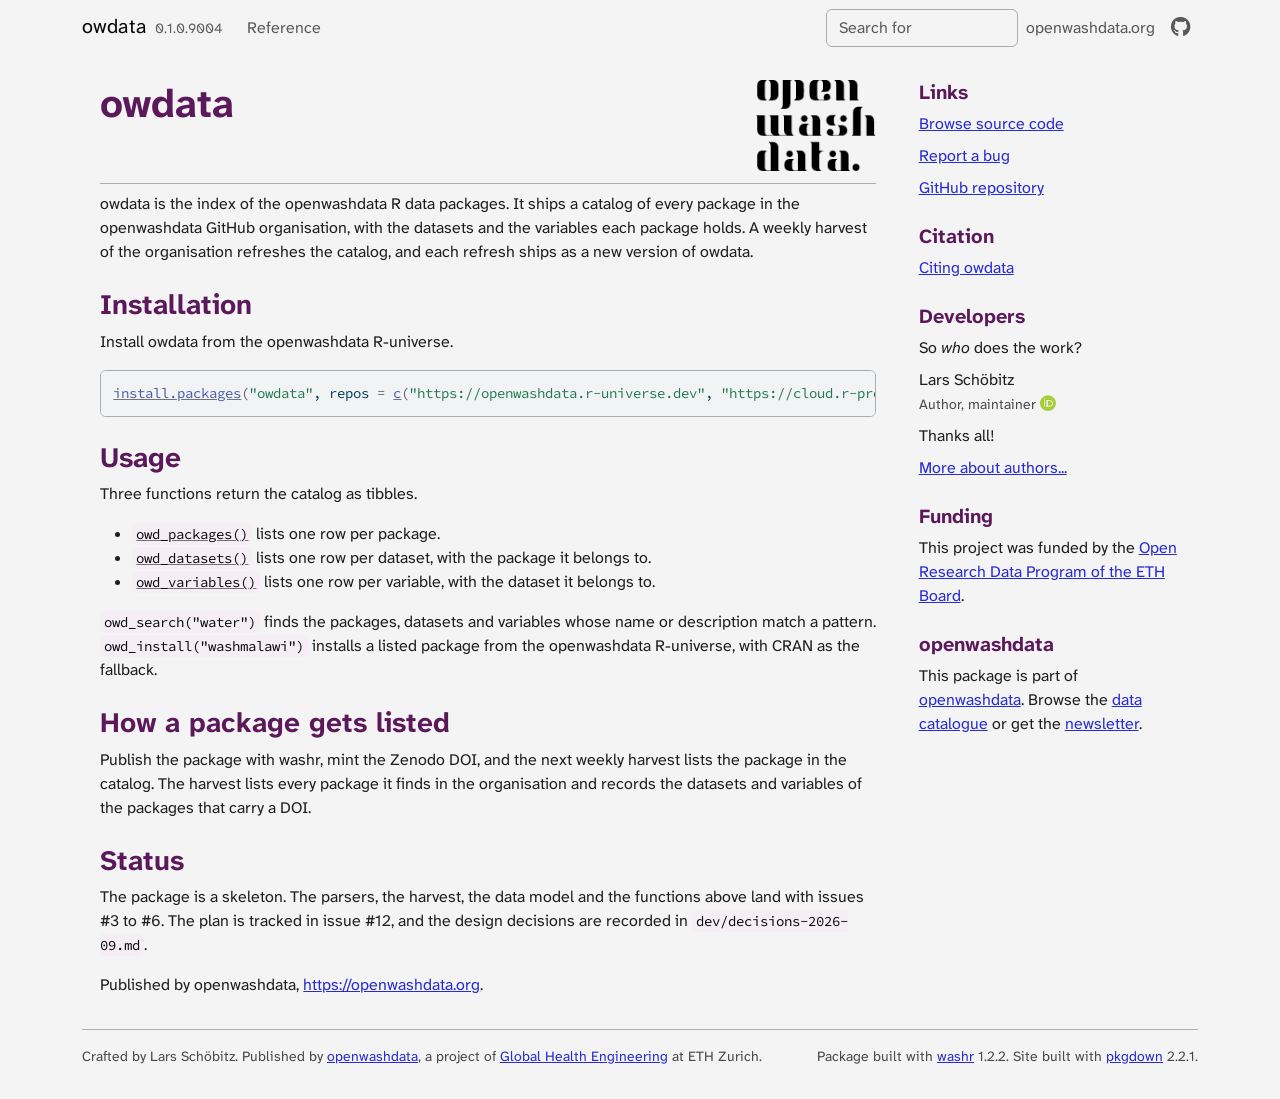
<file: index.html>
<!DOCTYPE html>
<!-- Generated by pkgdown: do not edit by hand --><html lang="en-GB">
<head>
<meta charset="UTF-8">
<meta http-equiv="X-UA-Compatible" content="IE=edge">
<meta name="viewport" content="width=device-width, initial-scale=1, shrink-to-fit=no">
<title>Index of openwashdata R Data Packages • owdata</title>
<script src="deps/jquery-3.6.0/jquery-3.6.0.min.js"></script><meta name="viewport" content="width=device-width, initial-scale=1, shrink-to-fit=no">
<link href="deps/bootstrap-5.3.8/bootstrap.min.css" rel="stylesheet">
<script src="deps/bootstrap-5.3.8/bootstrap.bundle.min.js"></script><link href="deps/Atkinson_Hyperlegible_Next-0.5.0/font.css" rel="stylesheet">
<link href="deps/Source_Code_Pro-0.5.0/font.css" rel="stylesheet">
<link href="deps/font-awesome-6.5.2/css/all.min.css" rel="stylesheet">
<link href="deps/font-awesome-6.5.2/css/v4-shims.min.css" rel="stylesheet">
<script src="deps/headroom-0.11.0/headroom.min.js"></script><script src="deps/headroom-0.11.0/jQuery.headroom.min.js"></script><script src="deps/bootstrap-toc-1.0.1/bootstrap-toc.min.js"></script><script src="deps/clipboard.js-2.0.11/clipboard.min.js"></script><script src="deps/search-1.0.0/autocomplete.jquery.min.js"></script><script src="deps/search-1.0.0/fuse.min.js"></script><script src="deps/search-1.0.0/mark.min.js"></script><!-- pkgdown --><script src="pkgdown.js"></script><link href="extra.css" rel="stylesheet">
<meta property="og:title" content="Index of openwashdata R Data Packages">
<meta name="description" content="Index metapackage for the openwashdata R data packages. Ships a harvested catalog of every package in the openwashdata GitHub organisation, with its datasets and variables, as internal data behind accessor and search functions, and installs any listed package from the openwashdata R-universe. The catalog is refreshed by a weekly harvest.">
<meta property="og:description" content="Index metapackage for the openwashdata R data packages. Ships a harvested catalog of every package in the openwashdata GitHub organisation, with its datasets and variables, as internal data behind accessor and search functions, and installs any listed package from the openwashdata R-universe. The catalog is refreshed by a weekly harvest.">
<meta property="og:image" content="https://raw.githubusercontent.com/openwashdata/brand/v1.1.0/assets/social-preview.png">
<meta property="og:image:alt" content="openwashdata, social preview image">
<script defer data-domain="openwashdata.github.io" src="https://plausible.io/js/script.js"></script>
</head>
<body>
    <a href="#main" class="visually-hidden-focusable">Skip to contents</a>


    <nav class="navbar navbar-expand-lg fixed-top bg-light" data-bs-theme="light" aria-label="Site navigation"><div class="container">

    <a class="navbar-brand me-2" href="index.html">owdata</a>

    <small class="nav-text text-muted me-auto" data-bs-toggle="tooltip" data-bs-placement="bottom" title="">0.1.0.9004</small>


    <button class="navbar-toggler" type="button" data-bs-toggle="collapse" data-bs-target="#navbar" aria-controls="navbar" aria-expanded="false" aria-label="Toggle navigation">
      <span class="navbar-toggler-icon"></span>
    </button>

    <div id="navbar" class="collapse navbar-collapse ms-3">
      <ul class="navbar-nav me-auto">
<li class="nav-item"><a class="nav-link" href="reference/index.html">Reference</a></li>
      </ul>
<ul class="navbar-nav">
<li class="nav-item"><form class="form-inline" role="search">
 <input class="form-control" type="search" name="search-input" id="search-input" autocomplete="off" aria-label="Search site" placeholder="Search for" data-search-index="search.json">
</form></li>
<li class="nav-item"><a class="external-link nav-link" href="https://openwashdata.org" aria-label="openwashdata website">openwashdata.org</a></li>
<li class="nav-item"><a class="external-link nav-link" href="https://github.com/openwashdata/owdata/" aria-label="GitHub"><span class="fa fab fa-github fa-lg"></span></a></li>
      </ul>
</div>


  </div>
</nav><div class="container template-home">
<div class="row">
  <main id="main" class="col-md-9"><div class="section level1">
<div class="page-header">
<img src="logo.png" class="logo" alt=""><h1 id="owdata">owdata<a class="anchor" aria-label="anchor" href="#owdata"></a>
</h1>
</div>
<p>owdata is the index of the openwashdata R data packages. It ships a catalog of every package in the openwashdata GitHub organisation, with the datasets and the variables each package holds. A weekly harvest of the organisation refreshes the catalog, and each refresh ships as a new version of owdata.</p>
<div class="section level2">
<h2 id="installation">Installation<a class="anchor" aria-label="anchor" href="#installation"></a>
</h2>
<p>Install owdata from the openwashdata R-universe.</p>
<div class="sourceCode" id="cb1"><pre class="downlit sourceCode r">
<code class="sourceCode R"><span><span class="fu"><a href="https://rdrr.io/r/utils/install.packages.html" class="external-link">install.packages</a></span><span class="op">(</span><span class="st">"owdata"</span>, repos <span class="op">=</span> <span class="fu"><a href="https://rdrr.io/r/base/c.html" class="external-link">c</a></span><span class="op">(</span><span class="st">"https://openwashdata.r-universe.dev"</span>, <span class="st">"https://cloud.r-project.org"</span><span class="op">)</span><span class="op">)</span></span></code></pre></div>
</div>
<div class="section level2">
<h2 id="usage">Usage<a class="anchor" aria-label="anchor" href="#usage"></a>
</h2>
<p>Three functions return the catalog as tibbles.</p>
<ul>
<li>
<code><a href="reference/owd_packages.html">owd_packages()</a></code> lists one row per package.</li>
<li>
<code><a href="reference/owd_datasets.html">owd_datasets()</a></code> lists one row per dataset, with the package it belongs to.</li>
<li>
<code><a href="reference/owd_variables.html">owd_variables()</a></code> lists one row per variable, with the dataset it belongs to.</li>
</ul>
<p><code>owd_search("water")</code> finds the packages, datasets and variables whose name or description match a pattern. <code>owd_install("washmalawi")</code> installs a listed package from the openwashdata R-universe, with CRAN as the fallback.</p>
</div>
<div class="section level2">
<h2 id="how-a-package-gets-listed">How a package gets listed<a class="anchor" aria-label="anchor" href="#how-a-package-gets-listed"></a>
</h2>
<p>Publish the package with washr, mint the Zenodo DOI, and the next weekly harvest lists the package in the catalog. The harvest lists every package it finds in the organisation and records the datasets and variables of the packages that carry a DOI.</p>
</div>
<div class="section level2">
<h2 id="status">Status<a class="anchor" aria-label="anchor" href="#status"></a>
</h2>
<p>The package is a skeleton. The parsers, the harvest, the data model and the functions above land with issues #3 to #6. The plan is tracked in issue #12, and the design decisions are recorded in <code>dev/decisions-2026-09.md</code>.</p>
<p>Published by openwashdata, <a href="https://openwashdata.org" class="external-link uri">https://openwashdata.org</a>.</p>
</div>
</div>
  </main><aside class="col-md-3"><div class="links">
<h2 data-toc-skip>Links</h2>
<ul class="list-unstyled">
<li><a href="https://github.com/openwashdata/owdata/" class="external-link">Browse source code</a></li>
<li><a href="https://github.com/openwashdata/owdata/issues" class="external-link">Report a bug</a></li>
<li><a href="https://github.com/openwashdata/owdata" class="external-link">GitHub repository</a></li>
</ul>
</div>

<div class="citation">
<h2 data-toc-skip>Citation</h2>
<ul class="list-unstyled">
<li><a href="authors.html#citation">Citing owdata</a></li>
</ul>
</div>

<div class="developers">
<h2 data-toc-skip>Developers</h2>
<ul class="list-unstyled">
<li>So <em>who</em> does the work?</li>
<li>Lars Schöbitz <br><small class="roles"> Author, maintainer </small> <a href="https://orcid.org/0000-0003-2196-5015" target="orcid.widget" aria-label="ORCID" class="external-link"><span class="fab fa-orcid orcid" aria-hidden="true"></span></a>  </li>
<li>Thanks all!</li>
<li><a href="authors.html">More about authors...</a></li>
</ul>
</div>



<div class="funding">
<h2 data-toc-skip>Funding</h2>
<ul class="list-unstyled">
<li><p>This project was funded by the <a href="https://ethrat.ch/en/eth-domain/open-research-data/" class="external-link">Open Research Data Program of the ETH Board</a>.</p></li>
</ul>
</div>

<div class="openwashdata">
<h2 data-toc-skip>openwashdata</h2>
<ul class="list-unstyled">
<li><p>This package is part of <a href="https://openwashdata.org" class="external-link">openwashdata</a>. Browse the <a href="https://openwashdata.org/pages/gallery/data/" class="external-link">data catalogue</a> or get the <a href="https://openwashdata.org/pages/newsletter/" class="external-link">newsletter</a>.</p></li>
</ul>
</div>

  </aside>
</div>


    <footer><div class="pkgdown-footer-left">
  <p>Crafted by Lars Schöbitz. Published by <a href="https://openwashdata.org" class="external-link">openwashdata</a>, a project of <a href="https://ghe.ethz.ch/" class="external-link">Global Health Engineering</a> at ETH Zurich.</p>
</div>

<div class="pkgdown-footer-right">
  <p>Package built with <a href="https://openwashdata.github.io/washr/" class="external-link">washr</a> 1.2.2. Site built with <a href="https://pkgdown.r-lib.org/" class="external-link">pkgdown</a> 2.2.1.</p>
</div>

    </footer>
</div>





  </body>
</html>
</file>
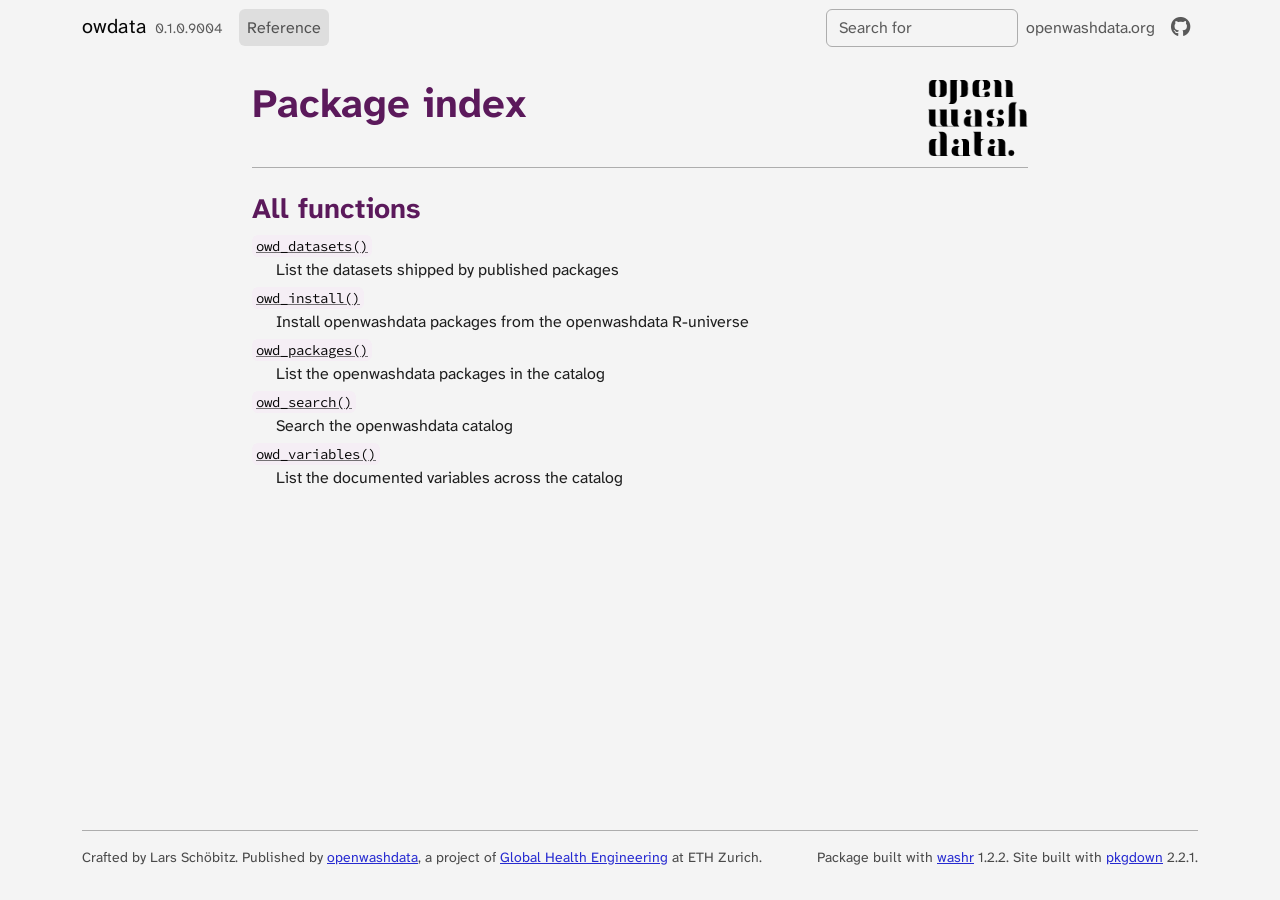
<file: reference/index.html>
<!DOCTYPE html>
<!-- Generated by pkgdown: do not edit by hand --><html lang="en-GB"><head><meta charset="UTF-8"><meta http-equiv="X-UA-Compatible" content="IE=edge"><meta name="viewport" content="width=device-width, initial-scale=1, shrink-to-fit=no"><title>Package index • owdata</title><script src="../deps/jquery-3.6.0/jquery-3.6.0.min.js"></script><meta name="viewport" content="width=device-width, initial-scale=1, shrink-to-fit=no"><link href="../deps/bootstrap-5.3.8/bootstrap.min.css" rel="stylesheet"><script src="../deps/bootstrap-5.3.8/bootstrap.bundle.min.js"></script><link href="../deps/Atkinson_Hyperlegible_Next-0.5.0/font.css" rel="stylesheet"><link href="../deps/Source_Code_Pro-0.5.0/font.css" rel="stylesheet"><link href="../deps/font-awesome-6.5.2/css/all.min.css" rel="stylesheet"><link href="../deps/font-awesome-6.5.2/css/v4-shims.min.css" rel="stylesheet"><script src="../deps/headroom-0.11.0/headroom.min.js"></script><script src="../deps/headroom-0.11.0/jQuery.headroom.min.js"></script><script src="../deps/bootstrap-toc-1.0.1/bootstrap-toc.min.js"></script><script src="../deps/clipboard.js-2.0.11/clipboard.min.js"></script><script src="../deps/search-1.0.0/autocomplete.jquery.min.js"></script><script src="../deps/search-1.0.0/fuse.min.js"></script><script src="../deps/search-1.0.0/mark.min.js"></script><!-- pkgdown --><script src="../pkgdown.js"></script><link href="../extra.css" rel="stylesheet"><meta property="og:title" content="Package index"><meta property="og:image" content="https://raw.githubusercontent.com/openwashdata/brand/v1.1.0/assets/social-preview.png"><meta property="og:image:alt" content="openwashdata, social preview image"><script defer data-domain="openwashdata.github.io" src="https://plausible.io/js/script.js"></script></head><body>
    <a href="#main" class="visually-hidden-focusable">Skip to contents</a>


    <nav class="navbar navbar-expand-lg fixed-top bg-light" data-bs-theme="light" aria-label="Site navigation"><div class="container">

    <a class="navbar-brand me-2" href="../index.html">owdata</a>

    <small class="nav-text text-muted me-auto" data-bs-toggle="tooltip" data-bs-placement="bottom" title="">0.1.0.9004</small>


    <button class="navbar-toggler" type="button" data-bs-toggle="collapse" data-bs-target="#navbar" aria-controls="navbar" aria-expanded="false" aria-label="Toggle navigation">
      <span class="navbar-toggler-icon"></span>
    </button>

    <div id="navbar" class="collapse navbar-collapse ms-3">
      <ul class="navbar-nav me-auto"><li class="active nav-item"><a class="nav-link" href="../reference/index.html">Reference</a></li>
      </ul><ul class="navbar-nav"><li class="nav-item"><form class="form-inline" role="search">
 <input class="form-control" type="search" name="search-input" id="search-input" autocomplete="off" aria-label="Search site" placeholder="Search for" data-search-index="../search.json"></form></li>
<li class="nav-item"><a class="external-link nav-link" href="https://openwashdata.org" aria-label="openwashdata website">openwashdata.org</a></li>
<li class="nav-item"><a class="external-link nav-link" href="https://github.com/openwashdata/owdata/" aria-label="GitHub"><span class="fa fab fa-github fa-lg"></span></a></li>
      </ul></div>


  </div>
</nav><div class="container template-reference-index">
<div class="row">
  <main id="main" class="col-md-9"><div class="page-header">
      <img src="../logo.png" class="logo" alt=""><h1>Package index</h1>
    </div>

    <div class="section level2">
      <h2 id="all-functions">All functions<a class="anchor" aria-label="anchor" href="#all-functions"></a></h2>



      <dl></dl></div><div class="section level2">




      <dl><dt>

          <code><a href="owd_datasets.html">owd_datasets()</a></code>

        </dt>
        <dd>List the datasets shipped by published packages</dd>

        <dt>

          <code><a href="owd_install.html">owd_install()</a></code>

        </dt>
        <dd>Install openwashdata packages from the openwashdata R-universe</dd>

        <dt>

          <code><a href="owd_packages.html">owd_packages()</a></code>

        </dt>
        <dd>List the openwashdata packages in the catalog</dd>

        <dt>

          <code><a href="owd_search.html">owd_search()</a></code>

        </dt>
        <dd>Search the openwashdata catalog</dd>

        <dt>

          <code><a href="owd_variables.html">owd_variables()</a></code>

        </dt>
        <dd>List the documented variables across the catalog</dd>
      </dl></div>
  </main></div>


    <footer><div class="pkgdown-footer-left">
  <p>Crafted by Lars Schöbitz. Published by <a href="https://openwashdata.org" class="external-link">openwashdata</a>, a project of <a href="https://ghe.ethz.ch/" class="external-link">Global Health Engineering</a> at ETH Zurich.</p>
</div>

<div class="pkgdown-footer-right">
  <p>Package built with <a href="https://openwashdata.github.io/washr/" class="external-link">washr</a> 1.2.2. Site built with <a href="https://pkgdown.r-lib.org/" class="external-link">pkgdown</a> 2.2.1.</p>
</div>

    </footer></div>





  </body></html>
</file>
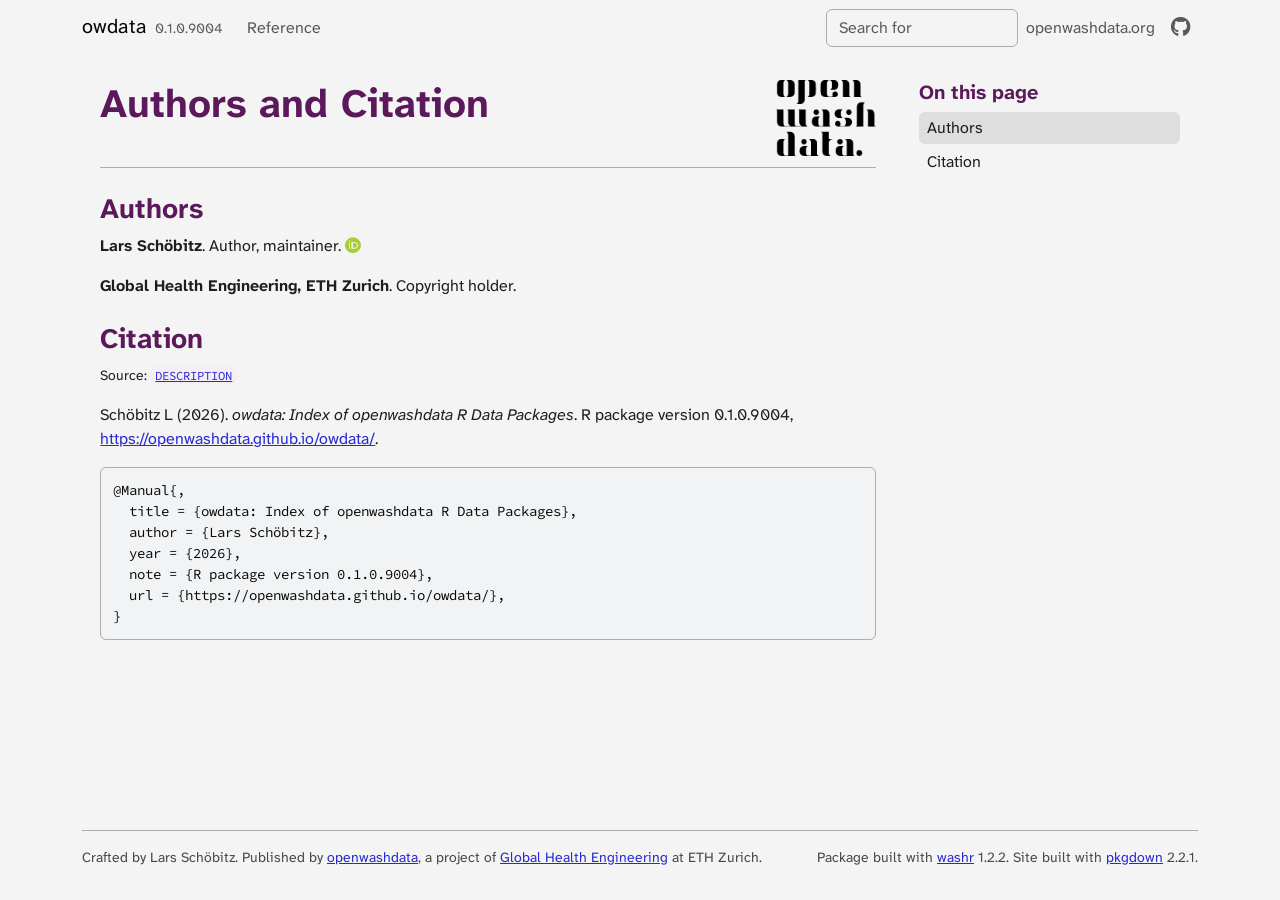
<file: authors.html>
<!DOCTYPE html>
<!-- Generated by pkgdown: do not edit by hand --><html lang="en-GB"><head><meta charset="UTF-8"><meta http-equiv="X-UA-Compatible" content="IE=edge"><meta name="viewport" content="width=device-width, initial-scale=1, shrink-to-fit=no"><title>Authors and Citation • owdata</title><script src="deps/jquery-3.6.0/jquery-3.6.0.min.js"></script><meta name="viewport" content="width=device-width, initial-scale=1, shrink-to-fit=no"><link href="deps/bootstrap-5.3.8/bootstrap.min.css" rel="stylesheet"><script src="deps/bootstrap-5.3.8/bootstrap.bundle.min.js"></script><link href="deps/Atkinson_Hyperlegible_Next-0.5.0/font.css" rel="stylesheet"><link href="deps/Source_Code_Pro-0.5.0/font.css" rel="stylesheet"><link href="deps/font-awesome-6.5.2/css/all.min.css" rel="stylesheet"><link href="deps/font-awesome-6.5.2/css/v4-shims.min.css" rel="stylesheet"><script src="deps/headroom-0.11.0/headroom.min.js"></script><script src="deps/headroom-0.11.0/jQuery.headroom.min.js"></script><script src="deps/bootstrap-toc-1.0.1/bootstrap-toc.min.js"></script><script src="deps/clipboard.js-2.0.11/clipboard.min.js"></script><script src="deps/search-1.0.0/autocomplete.jquery.min.js"></script><script src="deps/search-1.0.0/fuse.min.js"></script><script src="deps/search-1.0.0/mark.min.js"></script><!-- pkgdown --><script src="pkgdown.js"></script><link href="extra.css" rel="stylesheet"><meta property="og:title" content="Authors and Citation"><meta property="og:image" content="https://raw.githubusercontent.com/openwashdata/brand/v1.1.0/assets/social-preview.png"><meta property="og:image:alt" content="openwashdata, social preview image"><script defer data-domain="openwashdata.github.io" src="https://plausible.io/js/script.js"></script></head><body>
    <a href="#main" class="visually-hidden-focusable">Skip to contents</a>


    <nav class="navbar navbar-expand-lg fixed-top bg-light" data-bs-theme="light" aria-label="Site navigation"><div class="container">

    <a class="navbar-brand me-2" href="index.html">owdata</a>

    <small class="nav-text text-muted me-auto" data-bs-toggle="tooltip" data-bs-placement="bottom" title="">0.1.0.9004</small>


    <button class="navbar-toggler" type="button" data-bs-toggle="collapse" data-bs-target="#navbar" aria-controls="navbar" aria-expanded="false" aria-label="Toggle navigation">
      <span class="navbar-toggler-icon"></span>
    </button>

    <div id="navbar" class="collapse navbar-collapse ms-3">
      <ul class="navbar-nav me-auto"><li class="nav-item"><a class="nav-link" href="reference/index.html">Reference</a></li>
      </ul><ul class="navbar-nav"><li class="nav-item"><form class="form-inline" role="search">
 <input class="form-control" type="search" name="search-input" id="search-input" autocomplete="off" aria-label="Search site" placeholder="Search for" data-search-index="search.json"></form></li>
<li class="nav-item"><a class="external-link nav-link" href="https://openwashdata.org" aria-label="openwashdata website">openwashdata.org</a></li>
<li class="nav-item"><a class="external-link nav-link" href="https://github.com/openwashdata/owdata/" aria-label="GitHub"><span class="fa fab fa-github fa-lg"></span></a></li>
      </ul></div>


  </div>
</nav><div class="container template-citation-authors">
<div class="row">
  <main id="main" class="col-md-9"><div class="page-header">
      <img src="logo.png" class="logo" alt=""><h1>Authors and Citation</h1>
    </div>

    <div class="section level2">
      <h2>Authors</h2>

      <ul class="list-unstyled"><li>
          <p><strong>Lars Schöbitz</strong>. Author, maintainer. <a href="https://orcid.org/0000-0003-2196-5015" target="orcid.widget" aria-label="ORCID" class="external-link"><span class="fab fa-orcid orcid" aria-hidden="true"></span></a>
          </p>
        </li>
        <li>
          <p><strong>Global Health Engineering, ETH Zurich</strong>. Copyright holder.
          </p>
        </li>
      </ul></div>

    <div class="section level2">
      <h2 id="citation">Citation</h2>
      <p><small class="dont-index">Source: <a href="https://github.com/openwashdata/owdata/blob/main/DESCRIPTION" class="external-link"><code>DESCRIPTION</code></a></small></p>

      <p>Schöbitz L (2026).
<em>owdata: Index of openwashdata R Data Packages</em>.
R package version 0.1.0.9004, <a href="https://openwashdata.github.io/owdata/">https://openwashdata.github.io/owdata/</a>.
</p>
      <pre>@Manual{,
  title = {owdata: Index of openwashdata R Data Packages},
  author = {Lars Schöbitz},
  year = {2026},
  note = {R package version 0.1.0.9004},
  url = {https://openwashdata.github.io/owdata/},
}</pre>
    </div>

  </main><aside class="col-md-3"><nav id="toc" aria-label="Table of contents"><h2>On this page</h2>
    </nav></aside></div>


    <footer><div class="pkgdown-footer-left">
  <p>Crafted by Lars Schöbitz. Published by <a href="https://openwashdata.org" class="external-link">openwashdata</a>, a project of <a href="https://ghe.ethz.ch/" class="external-link">Global Health Engineering</a> at ETH Zurich.</p>
</div>

<div class="pkgdown-footer-right">
  <p>Package built with <a href="https://openwashdata.github.io/washr/" class="external-link">washr</a> 1.2.2. Site built with <a href="https://pkgdown.r-lib.org/" class="external-link">pkgdown</a> 2.2.1.</p>
</div>

    </footer></div>





  </body></html>
</file>
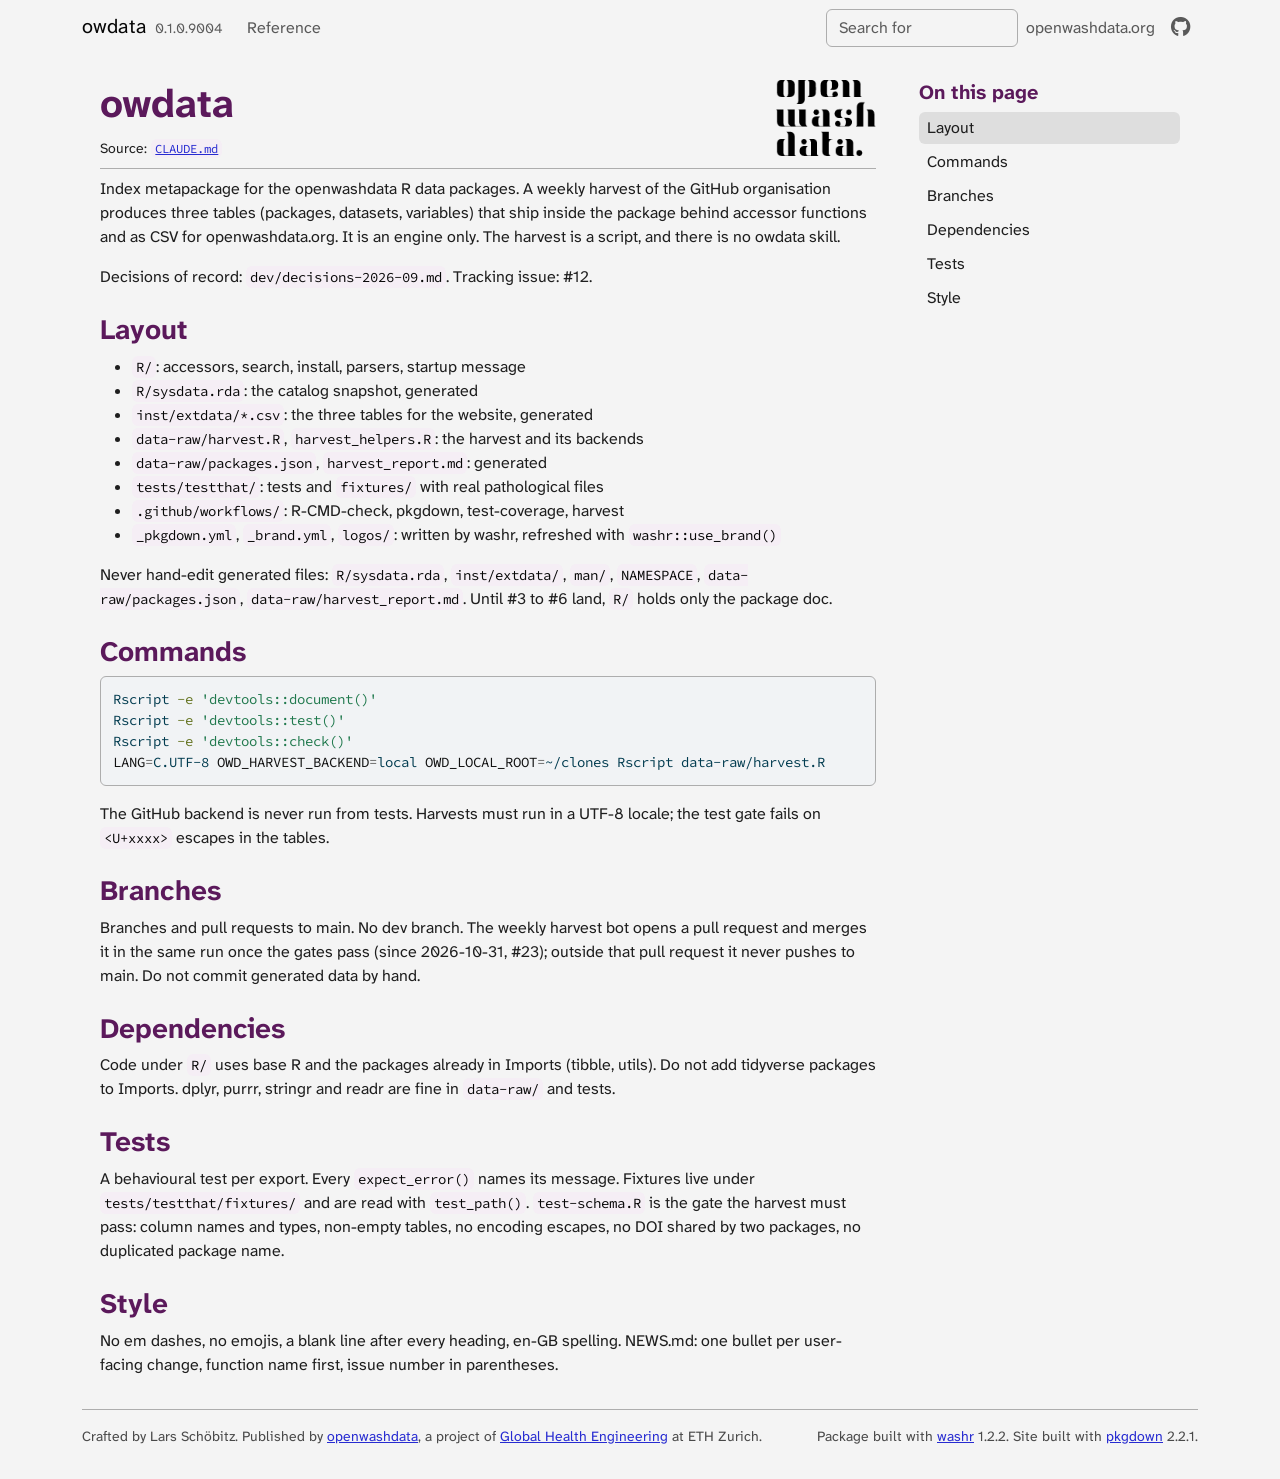
<file: CLAUDE.html>
<!DOCTYPE html>
<!-- Generated by pkgdown: do not edit by hand --><html lang="en-GB"><head><meta charset="UTF-8"><meta http-equiv="X-UA-Compatible" content="IE=edge"><meta name="viewport" content="width=device-width, initial-scale=1, shrink-to-fit=no"><title>owdata • owdata</title><script src="deps/jquery-3.6.0/jquery-3.6.0.min.js"></script><meta name="viewport" content="width=device-width, initial-scale=1, shrink-to-fit=no"><link href="deps/bootstrap-5.3.8/bootstrap.min.css" rel="stylesheet"><script src="deps/bootstrap-5.3.8/bootstrap.bundle.min.js"></script><link href="deps/Atkinson_Hyperlegible_Next-0.5.0/font.css" rel="stylesheet"><link href="deps/Source_Code_Pro-0.5.0/font.css" rel="stylesheet"><link href="deps/font-awesome-6.5.2/css/all.min.css" rel="stylesheet"><link href="deps/font-awesome-6.5.2/css/v4-shims.min.css" rel="stylesheet"><script src="deps/headroom-0.11.0/headroom.min.js"></script><script src="deps/headroom-0.11.0/jQuery.headroom.min.js"></script><script src="deps/bootstrap-toc-1.0.1/bootstrap-toc.min.js"></script><script src="deps/clipboard.js-2.0.11/clipboard.min.js"></script><script src="deps/search-1.0.0/autocomplete.jquery.min.js"></script><script src="deps/search-1.0.0/fuse.min.js"></script><script src="deps/search-1.0.0/mark.min.js"></script><!-- pkgdown --><script src="pkgdown.js"></script><link href="extra.css" rel="stylesheet"><meta property="og:title" content="owdata"><meta property="og:image" content="https://raw.githubusercontent.com/openwashdata/brand/v1.1.0/assets/social-preview.png"><meta property="og:image:alt" content="openwashdata, social preview image"><script defer data-domain="openwashdata.github.io" src="https://plausible.io/js/script.js"></script></head><body>
    <a href="#main" class="visually-hidden-focusable">Skip to contents</a>


    <nav class="navbar navbar-expand-lg fixed-top bg-light" data-bs-theme="light" aria-label="Site navigation"><div class="container">

    <a class="navbar-brand me-2" href="index.html">owdata</a>

    <small class="nav-text text-muted me-auto" data-bs-toggle="tooltip" data-bs-placement="bottom" title="">0.1.0.9004</small>


    <button class="navbar-toggler" type="button" data-bs-toggle="collapse" data-bs-target="#navbar" aria-controls="navbar" aria-expanded="false" aria-label="Toggle navigation">
      <span class="navbar-toggler-icon"></span>
    </button>

    <div id="navbar" class="collapse navbar-collapse ms-3">
      <ul class="navbar-nav me-auto"><li class="nav-item"><a class="nav-link" href="reference/index.html">Reference</a></li>
      </ul><ul class="navbar-nav"><li class="nav-item"><form class="form-inline" role="search">
 <input class="form-control" type="search" name="search-input" id="search-input" autocomplete="off" aria-label="Search site" placeholder="Search for" data-search-index="search.json"></form></li>
<li class="nav-item"><a class="external-link nav-link" href="https://openwashdata.org" aria-label="openwashdata website">openwashdata.org</a></li>
<li class="nav-item"><a class="external-link nav-link" href="https://github.com/openwashdata/owdata/" aria-label="GitHub"><span class="fa fab fa-github fa-lg"></span></a></li>
      </ul></div>


  </div>
</nav><div class="container template-title-body">
<div class="row">
  <main id="main" class="col-md-9"><div class="page-header">
      <img src="logo.png" class="logo" alt=""><h1>owdata</h1>
      <small class="dont-index">Source: <a href="https://github.com/openwashdata/owdata/blob/main/CLAUDE.md" class="external-link"><code>CLAUDE.md</code></a></small>
    </div>

<div id="owdata" class="section level1">

<p>Index metapackage for the openwashdata R data packages. A weekly harvest of the GitHub organisation produces three tables (packages, datasets, variables) that ship inside the package behind accessor functions and as CSV for openwashdata.org. It is an engine only. The harvest is a script, and there is no owdata skill.</p>
<p>Decisions of record: <code>dev/decisions-2026-09.md</code>. Tracking issue: #12.</p>
<div class="section level2">
<h2 id="layout">Layout<a class="anchor" aria-label="anchor" href="#layout"></a></h2>
<ul><li>
<code>R/</code>: accessors, search, install, parsers, startup message</li>
<li>
<code>R/sysdata.rda</code>: the catalog snapshot, generated</li>
<li>
<code>inst/extdata/*.csv</code>: the three tables for the website, generated</li>
<li>
<code>data-raw/harvest.R</code>, <code>harvest_helpers.R</code>: the harvest and its backends</li>
<li>
<code>data-raw/packages.json</code>, <code>harvest_report.md</code>: generated</li>
<li>
<code>tests/testthat/</code>: tests and <code>fixtures/</code> with real pathological files</li>
<li>
<code>.github/workflows/</code>: R-CMD-check, pkgdown, test-coverage, harvest</li>
<li>
<code>_pkgdown.yml</code>, <code>_brand.yml</code>, <code>logos/</code>: written by washr, refreshed with <code>washr::use_brand()</code>
</li>
</ul><p>Never hand-edit generated files: <code>R/sysdata.rda</code>, <code>inst/extdata/</code>, <code>man/</code>, <code>NAMESPACE</code>, <code>data-raw/packages.json</code>, <code>data-raw/harvest_report.md</code>. Until #3 to #6 land, <code>R/</code> holds only the package doc.</p>
</div>
<div class="section level2">
<h2 id="commands">Commands<a class="anchor" aria-label="anchor" href="#commands"></a></h2>
<div class="sourceCode" id="cb1"><pre class="sourceCode sh"><code class="sourceCode bash"><span id="cb1-1"><a href="#cb1-1" tabindex="-1"></a><span class="ex">Rscript</span> <span class="at">-e</span> <span class="st">'devtools::document()'</span></span>
<span id="cb1-2"><a href="#cb1-2" tabindex="-1"></a><span class="ex">Rscript</span> <span class="at">-e</span> <span class="st">'devtools::test()'</span></span>
<span id="cb1-3"><a href="#cb1-3" tabindex="-1"></a><span class="ex">Rscript</span> <span class="at">-e</span> <span class="st">'devtools::check()'</span></span>
<span id="cb1-4"><a href="#cb1-4" tabindex="-1"></a><span class="va">LANG</span><span class="op">=</span>C.UTF-8 <span class="va">OWD_HARVEST_BACKEND</span><span class="op">=</span>local <span class="va">OWD_LOCAL_ROOT</span><span class="op">=</span>~/clones <span class="ex">Rscript</span> data-raw/harvest.R</span></code></pre></div>
<p>The GitHub backend is never run from tests. Harvests must run in a UTF-8 locale; the test gate fails on <code>&lt;U+xxxx&gt;</code> escapes in the tables.</p>
</div>
<div class="section level2">
<h2 id="branches">Branches<a class="anchor" aria-label="anchor" href="#branches"></a></h2>
<p>Branches and pull requests to main. No dev branch. The weekly harvest bot opens a pull request and merges it in the same run once the gates pass (since 2026-10-31, #23); outside that pull request it never pushes to main. Do not commit generated data by hand.</p>
</div>
<div class="section level2">
<h2 id="dependencies">Dependencies<a class="anchor" aria-label="anchor" href="#dependencies"></a></h2>
<p>Code under <code>R/</code> uses base R and the packages already in Imports (tibble, utils). Do not add tidyverse packages to Imports. dplyr, purrr, stringr and readr are fine in <code>data-raw/</code> and tests.</p>
</div>
<div class="section level2">
<h2 id="tests">Tests<a class="anchor" aria-label="anchor" href="#tests"></a></h2>
<p>A behavioural test per export. Every <code>expect_error()</code> names its message. Fixtures live under <code>tests/testthat/fixtures/</code> and are read with <code>test_path()</code>. <code>test-schema.R</code> is the gate the harvest must pass: column names and types, non-empty tables, no encoding escapes, no DOI shared by two packages, no duplicated package name.</p>
</div>
<div class="section level2">
<h2 id="style">Style<a class="anchor" aria-label="anchor" href="#style"></a></h2>
<p>No em dashes, no emojis, a blank line after every heading, en-GB spelling. NEWS.md: one bullet per user-facing change, function name first, issue number in parentheses.</p>
</div>
</div>

  </main><aside class="col-md-3"><nav id="toc" aria-label="Table of contents"><h2>On this page</h2>
    </nav></aside></div>


    <footer><div class="pkgdown-footer-left">
  <p>Crafted by Lars Schöbitz. Published by <a href="https://openwashdata.org" class="external-link">openwashdata</a>, a project of <a href="https://ghe.ethz.ch/" class="external-link">Global Health Engineering</a> at ETH Zurich.</p>
</div>

<div class="pkgdown-footer-right">
  <p>Package built with <a href="https://openwashdata.github.io/washr/" class="external-link">washr</a> 1.2.2. Site built with <a href="https://pkgdown.r-lib.org/" class="external-link">pkgdown</a> 2.2.1.</p>
</div>

    </footer></div>





  </body></html>
</file>
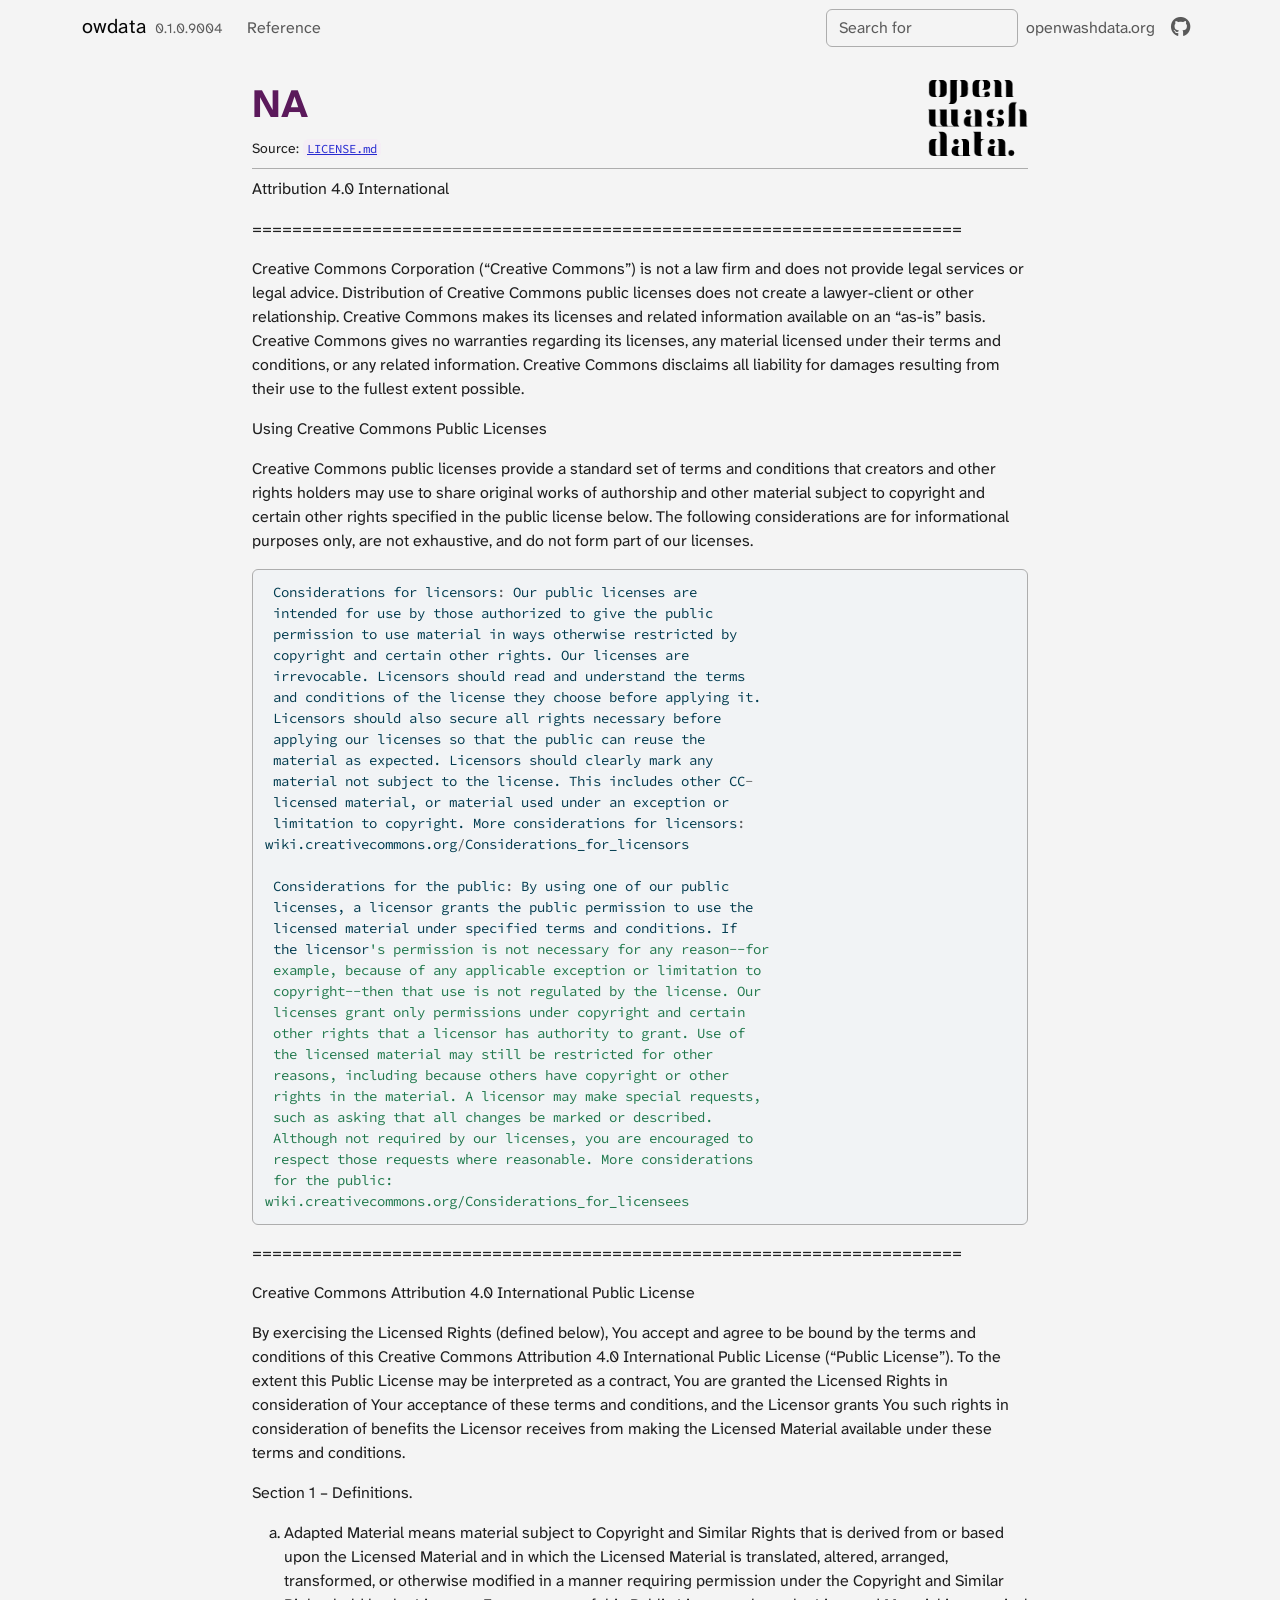
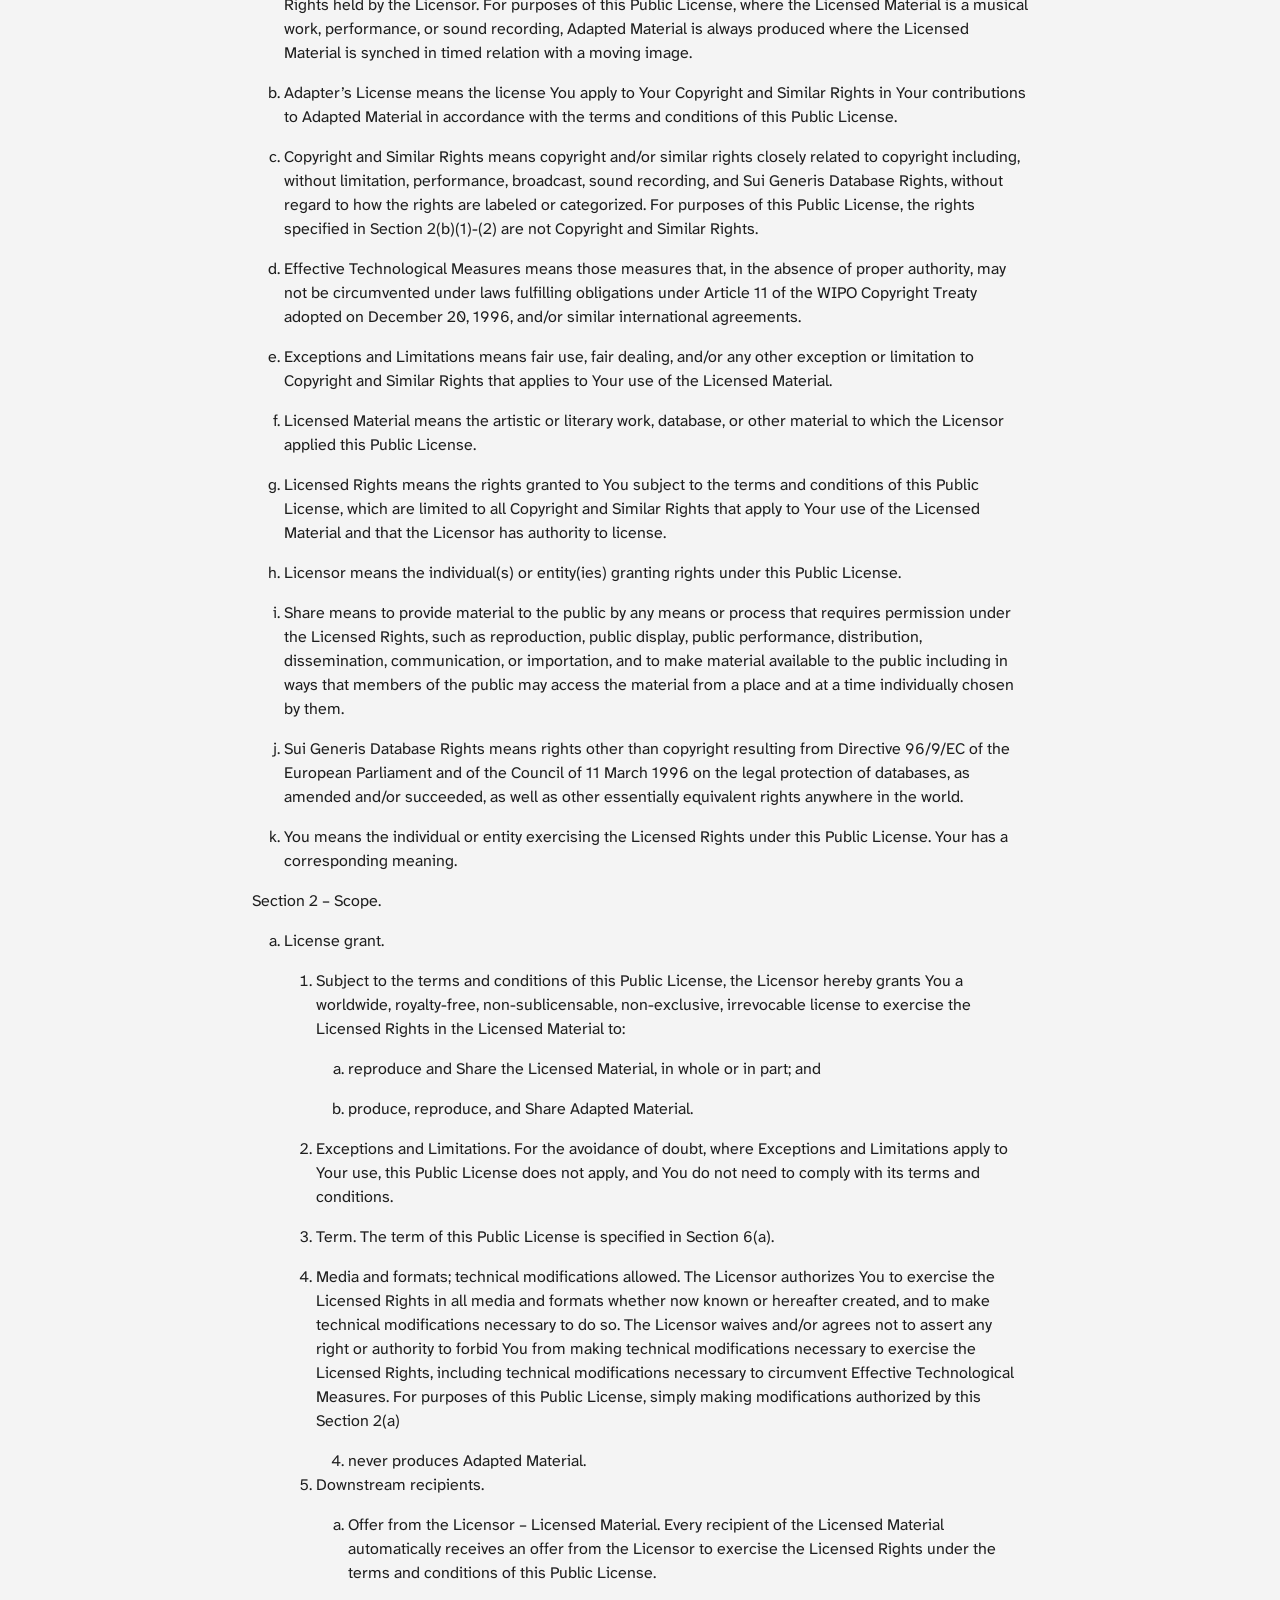
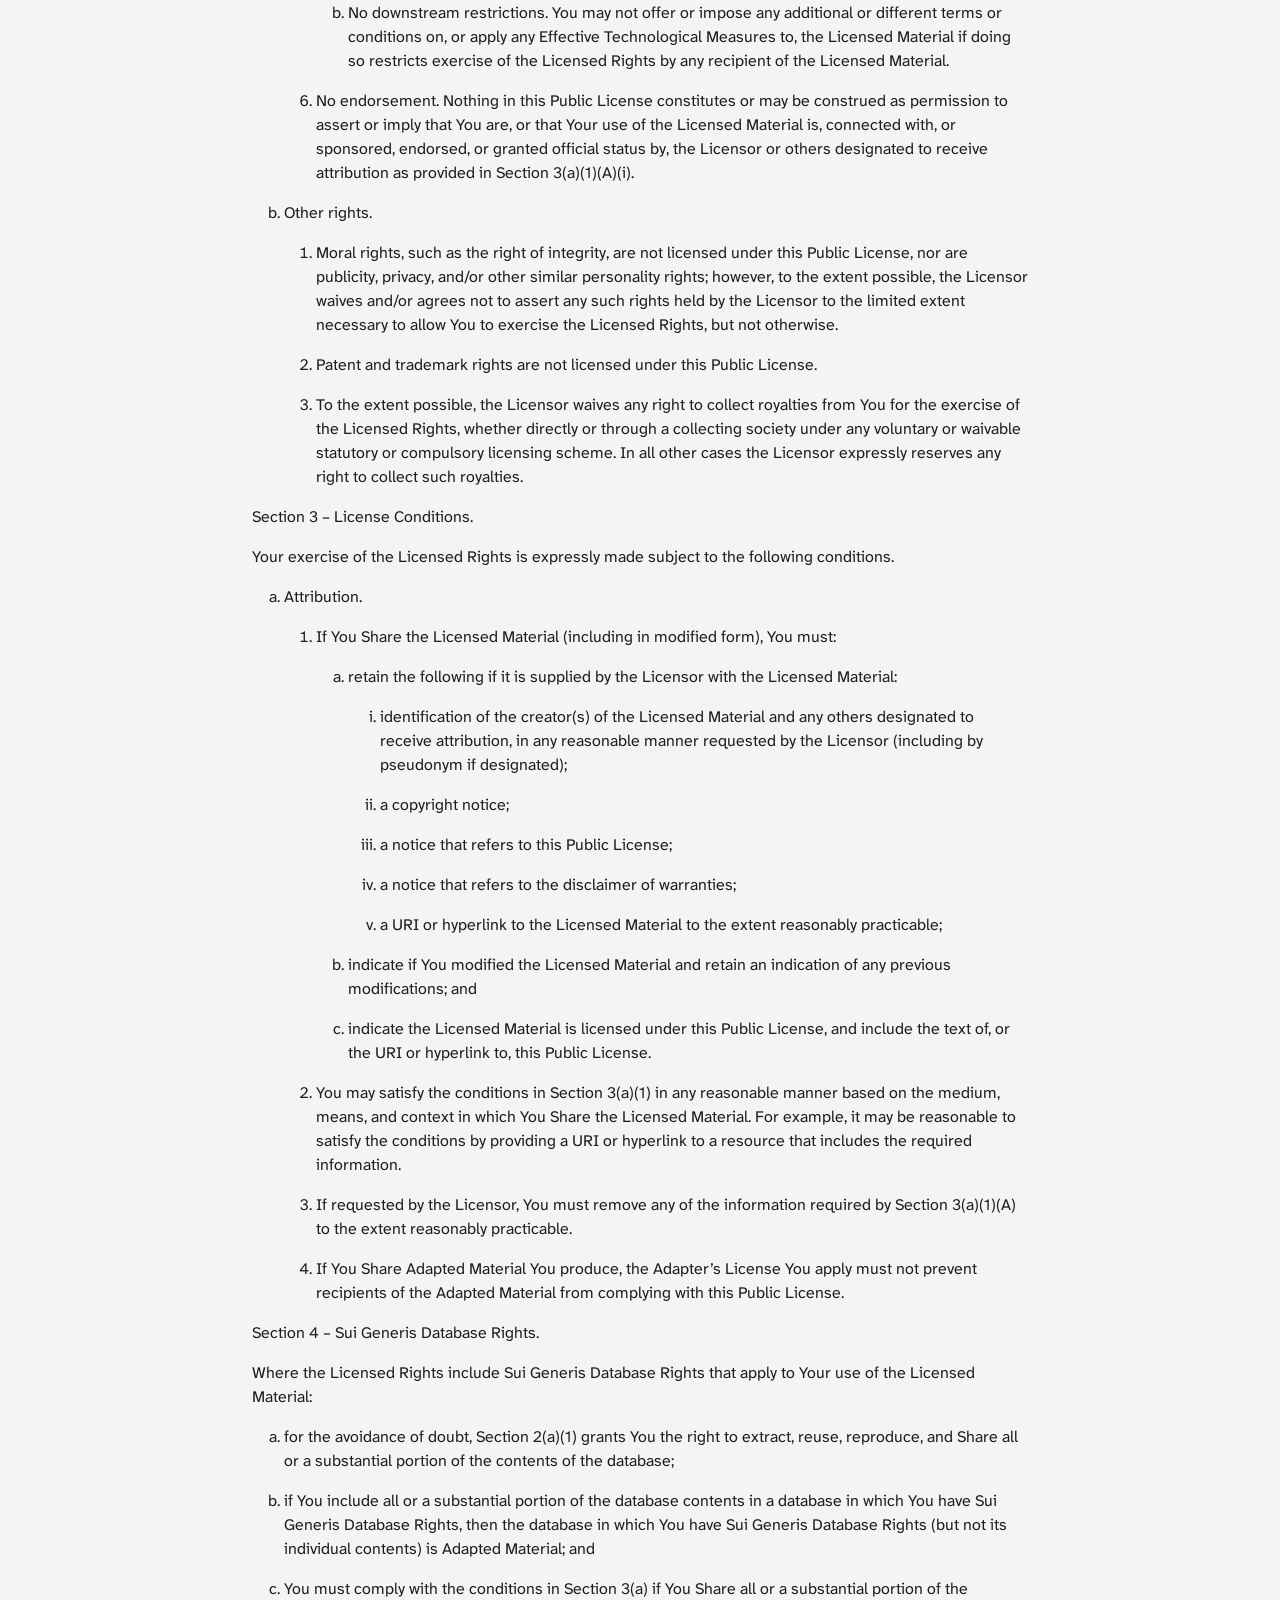
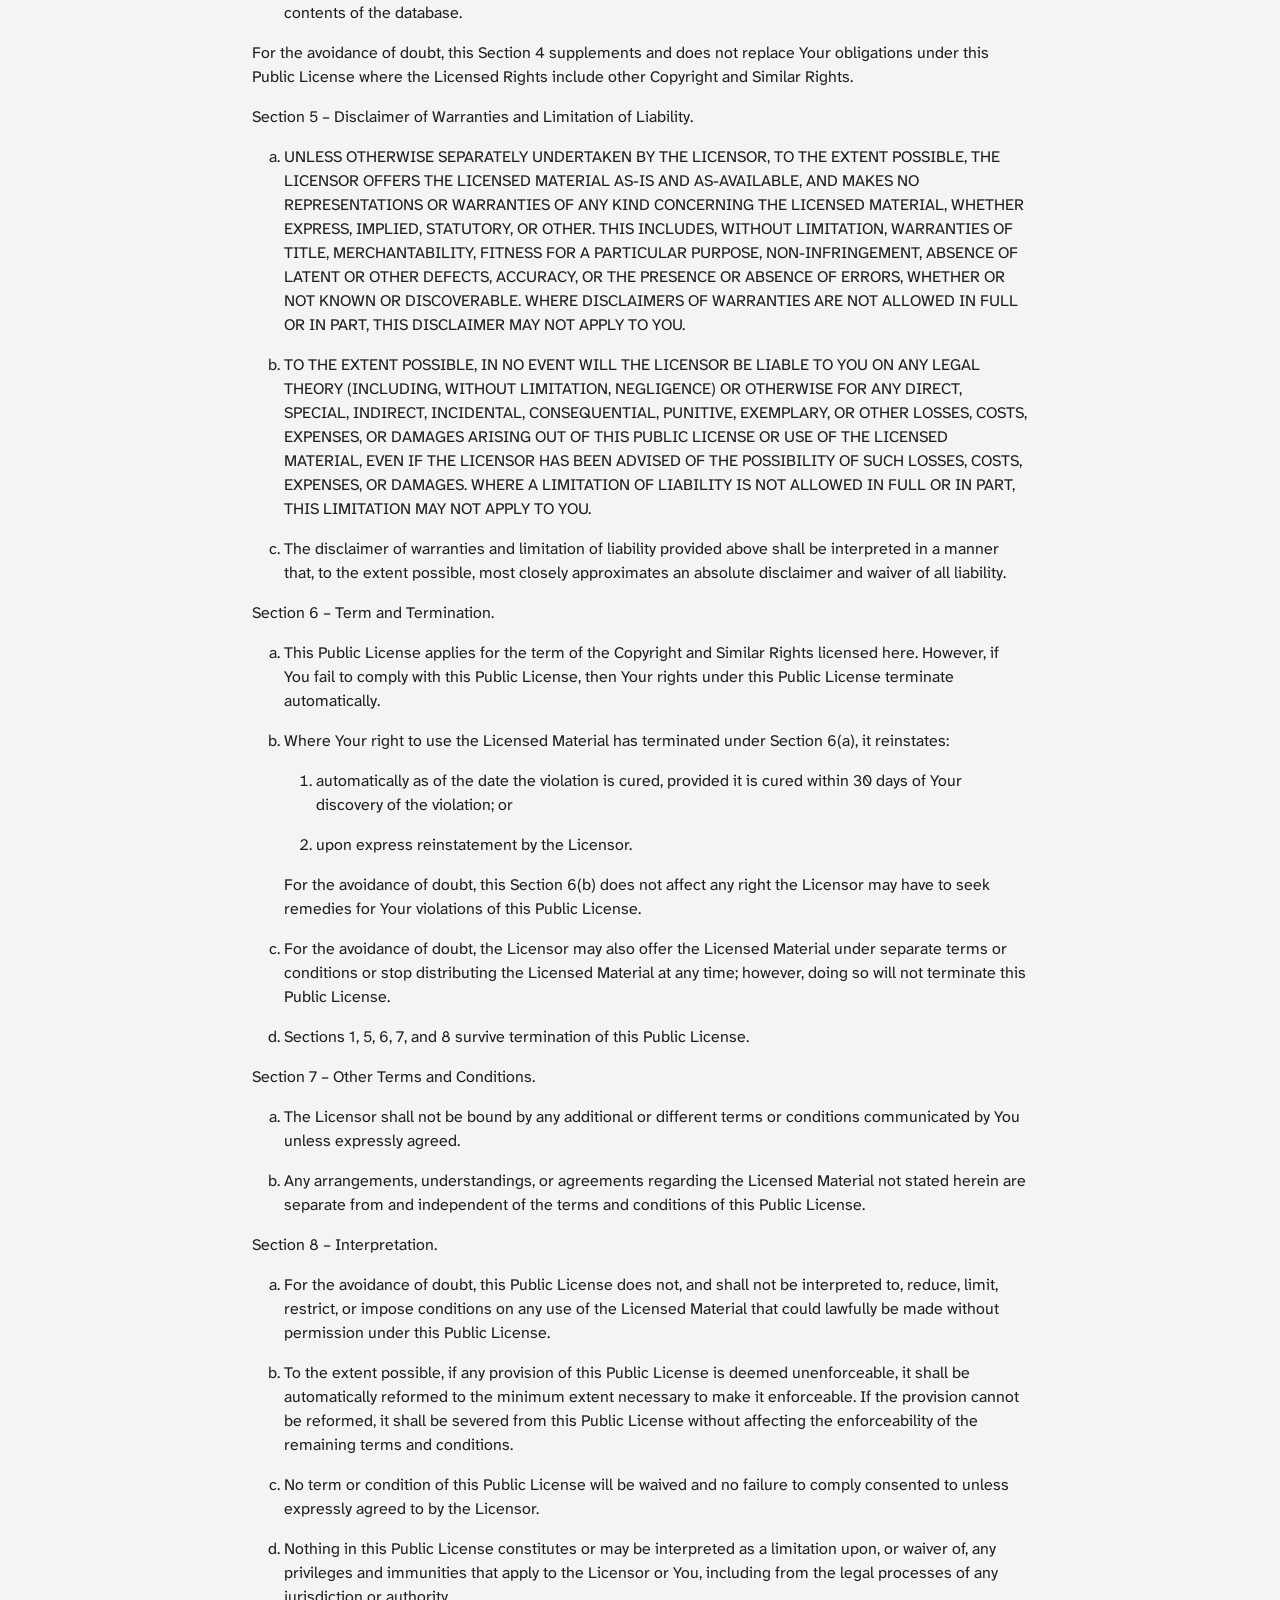
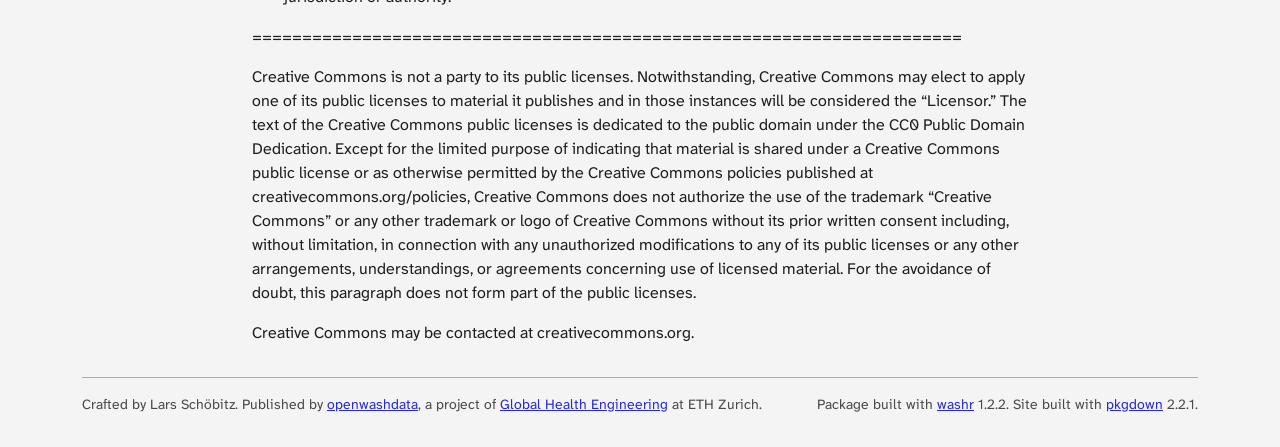
<file: LICENSE.html>
<!DOCTYPE html>
<!-- Generated by pkgdown: do not edit by hand --><html lang="en-GB"><head><meta charset="UTF-8"><meta http-equiv="X-UA-Compatible" content="IE=edge"><meta name="viewport" content="width=device-width, initial-scale=1, shrink-to-fit=no"><title>NA • owdata</title><script src="deps/jquery-3.6.0/jquery-3.6.0.min.js"></script><meta name="viewport" content="width=device-width, initial-scale=1, shrink-to-fit=no"><link href="deps/bootstrap-5.3.8/bootstrap.min.css" rel="stylesheet"><script src="deps/bootstrap-5.3.8/bootstrap.bundle.min.js"></script><link href="deps/Atkinson_Hyperlegible_Next-0.5.0/font.css" rel="stylesheet"><link href="deps/Source_Code_Pro-0.5.0/font.css" rel="stylesheet"><link href="deps/font-awesome-6.5.2/css/all.min.css" rel="stylesheet"><link href="deps/font-awesome-6.5.2/css/v4-shims.min.css" rel="stylesheet"><script src="deps/headroom-0.11.0/headroom.min.js"></script><script src="deps/headroom-0.11.0/jQuery.headroom.min.js"></script><script src="deps/bootstrap-toc-1.0.1/bootstrap-toc.min.js"></script><script src="deps/clipboard.js-2.0.11/clipboard.min.js"></script><script src="deps/search-1.0.0/autocomplete.jquery.min.js"></script><script src="deps/search-1.0.0/fuse.min.js"></script><script src="deps/search-1.0.0/mark.min.js"></script><!-- pkgdown --><script src="pkgdown.js"></script><link href="extra.css" rel="stylesheet"><meta property="og:title" content="NA"><meta property="og:image" content="https://raw.githubusercontent.com/openwashdata/brand/v1.1.0/assets/social-preview.png"><meta property="og:image:alt" content="openwashdata, social preview image"><script defer data-domain="openwashdata.github.io" src="https://plausible.io/js/script.js"></script></head><body>
    <a href="#main" class="visually-hidden-focusable">Skip to contents</a>


    <nav class="navbar navbar-expand-lg fixed-top bg-light" data-bs-theme="light" aria-label="Site navigation"><div class="container">

    <a class="navbar-brand me-2" href="index.html">owdata</a>

    <small class="nav-text text-muted me-auto" data-bs-toggle="tooltip" data-bs-placement="bottom" title="">0.1.0.9004</small>


    <button class="navbar-toggler" type="button" data-bs-toggle="collapse" data-bs-target="#navbar" aria-controls="navbar" aria-expanded="false" aria-label="Toggle navigation">
      <span class="navbar-toggler-icon"></span>
    </button>

    <div id="navbar" class="collapse navbar-collapse ms-3">
      <ul class="navbar-nav me-auto"><li class="nav-item"><a class="nav-link" href="reference/index.html">Reference</a></li>
      </ul><ul class="navbar-nav"><li class="nav-item"><form class="form-inline" role="search">
 <input class="form-control" type="search" name="search-input" id="search-input" autocomplete="off" aria-label="Search site" placeholder="Search for" data-search-index="search.json"></form></li>
<li class="nav-item"><a class="external-link nav-link" href="https://openwashdata.org" aria-label="openwashdata website">openwashdata.org</a></li>
<li class="nav-item"><a class="external-link nav-link" href="https://github.com/openwashdata/owdata/" aria-label="GitHub"><span class="fa fab fa-github fa-lg"></span></a></li>
      </ul></div>


  </div>
</nav><div class="container template-title-body">
<div class="row">
  <main id="main" class="col-md-9"><div class="page-header">
      <img src="logo.png" class="logo" alt=""><h1>NA</h1>
      <small class="dont-index">Source: <a href="https://github.com/openwashdata/owdata/blob/main/LICENSE.md" class="external-link"><code>LICENSE.md</code></a></small>
    </div>


<p>Attribution 4.0 International</p>
<p>=======================================================================</p>
<p>Creative Commons Corporation (“Creative Commons”) is not a law firm and does not provide legal services or legal advice. Distribution of Creative Commons public licenses does not create a lawyer-client or other relationship. Creative Commons makes its licenses and related information available on an “as-is” basis. Creative Commons gives no warranties regarding its licenses, any material licensed under their terms and conditions, or any related information. Creative Commons disclaims all liability for damages resulting from their use to the fullest extent possible.</p>
<p>Using Creative Commons Public Licenses</p>
<p>Creative Commons public licenses provide a standard set of terms and conditions that creators and other rights holders may use to share original works of authorship and other material subject to copyright and certain other rights specified in the public license below. The following considerations are for informational purposes only, are not exhaustive, and do not form part of our licenses.</p>
<div class="sourceCode" id="cb1"><pre class="sourceCode R"><code class="sourceCode r"><span id="cb1-1"><a href="#cb1-1" tabindex="-1"></a> Considerations <span class="cf">for</span> licensors<span class="sc">:</span> Our public licenses are</span>
<span id="cb1-2"><a href="#cb1-2" tabindex="-1"></a> intended <span class="cf">for</span> use by those authorized to give the public</span>
<span id="cb1-3"><a href="#cb1-3" tabindex="-1"></a> permission to use material <span class="cf">in</span> ways otherwise restricted by</span>
<span id="cb1-4"><a href="#cb1-4" tabindex="-1"></a> copyright and certain other rights. Our licenses are</span>
<span id="cb1-5"><a href="#cb1-5" tabindex="-1"></a> irrevocable. Licensors should read and understand the terms</span>
<span id="cb1-6"><a href="#cb1-6" tabindex="-1"></a> and conditions of the license they choose before applying it.</span>
<span id="cb1-7"><a href="#cb1-7" tabindex="-1"></a> Licensors should also secure all rights necessary before</span>
<span id="cb1-8"><a href="#cb1-8" tabindex="-1"></a> applying our licenses so that the public can reuse the</span>
<span id="cb1-9"><a href="#cb1-9" tabindex="-1"></a> material as expected. Licensors should clearly mark any</span>
<span id="cb1-10"><a href="#cb1-10" tabindex="-1"></a> material not subject to the license. This includes other CC<span class="sc">-</span></span>
<span id="cb1-11"><a href="#cb1-11" tabindex="-1"></a> licensed material, or material used under an exception or</span>
<span id="cb1-12"><a href="#cb1-12" tabindex="-1"></a> limitation to copyright. More considerations <span class="cf">for</span> licensors<span class="sc">:</span></span>
<span id="cb1-13"><a href="#cb1-13" tabindex="-1"></a>wiki.creativecommons.org<span class="sc">/</span>Considerations_for_licensors</span>
<span id="cb1-14"><a href="#cb1-14" tabindex="-1"></a></span>
<span id="cb1-15"><a href="#cb1-15" tabindex="-1"></a> Considerations <span class="cf">for</span> the public<span class="sc">:</span> By using one of our public</span>
<span id="cb1-16"><a href="#cb1-16" tabindex="-1"></a> licenses, a licensor grants the public permission to use the</span>
<span id="cb1-17"><a href="#cb1-17" tabindex="-1"></a> licensed material under specified terms and conditions. If</span>
<span id="cb1-18"><a href="#cb1-18" tabindex="-1"></a> the licensor<span class="st">'s permission is not necessary for any reason--for</span></span>
<span id="cb1-19"><a href="#cb1-19" tabindex="-1"></a><span class="st"> example, because of any applicable exception or limitation to</span></span>
<span id="cb1-20"><a href="#cb1-20" tabindex="-1"></a><span class="st"> copyright--then that use is not regulated by the license. Our</span></span>
<span id="cb1-21"><a href="#cb1-21" tabindex="-1"></a><span class="st"> licenses grant only permissions under copyright and certain</span></span>
<span id="cb1-22"><a href="#cb1-22" tabindex="-1"></a><span class="st"> other rights that a licensor has authority to grant. Use of</span></span>
<span id="cb1-23"><a href="#cb1-23" tabindex="-1"></a><span class="st"> the licensed material may still be restricted for other</span></span>
<span id="cb1-24"><a href="#cb1-24" tabindex="-1"></a><span class="st"> reasons, including because others have copyright or other</span></span>
<span id="cb1-25"><a href="#cb1-25" tabindex="-1"></a><span class="st"> rights in the material. A licensor may make special requests,</span></span>
<span id="cb1-26"><a href="#cb1-26" tabindex="-1"></a><span class="st"> such as asking that all changes be marked or described.</span></span>
<span id="cb1-27"><a href="#cb1-27" tabindex="-1"></a><span class="st"> Although not required by our licenses, you are encouraged to</span></span>
<span id="cb1-28"><a href="#cb1-28" tabindex="-1"></a><span class="st"> respect those requests where reasonable. More considerations</span></span>
<span id="cb1-29"><a href="#cb1-29" tabindex="-1"></a><span class="st"> for the public: </span></span>
<span id="cb1-30"><a href="#cb1-30" tabindex="-1"></a><span class="st">wiki.creativecommons.org/Considerations_for_licensees</span></span></code></pre></div>
<p>=======================================================================</p>
<p>Creative Commons Attribution 4.0 International Public License</p>
<p>By exercising the Licensed Rights (defined below), You accept and agree to be bound by the terms and conditions of this Creative Commons Attribution 4.0 International Public License (“Public License”). To the extent this Public License may be interpreted as a contract, You are granted the Licensed Rights in consideration of Your acceptance of these terms and conditions, and the Licensor grants You such rights in consideration of benefits the Licensor receives from making the Licensed Material available under these terms and conditions.</p>
<p>Section 1 – Definitions.</p>
<ol style="list-style-type: lower-alpha"><li><p>Adapted Material means material subject to Copyright and Similar Rights that is derived from or based upon the Licensed Material and in which the Licensed Material is translated, altered, arranged, transformed, or otherwise modified in a manner requiring permission under the Copyright and Similar Rights held by the Licensor. For purposes of this Public License, where the Licensed Material is a musical work, performance, or sound recording, Adapted Material is always produced where the Licensed Material is synched in timed relation with a moving image.</p></li>
<li><p>Adapter’s License means the license You apply to Your Copyright and Similar Rights in Your contributions to Adapted Material in accordance with the terms and conditions of this Public License.</p></li>
<li><p>Copyright and Similar Rights means copyright and/or similar rights closely related to copyright including, without limitation, performance, broadcast, sound recording, and Sui Generis Database Rights, without regard to how the rights are labeled or categorized. For purposes of this Public License, the rights specified in Section 2(b)(1)-(2) are not Copyright and Similar Rights.</p></li>
<li><p>Effective Technological Measures means those measures that, in the absence of proper authority, may not be circumvented under laws fulfilling obligations under Article 11 of the WIPO Copyright Treaty adopted on December 20, 1996, and/or similar international agreements.</p></li>
<li><p>Exceptions and Limitations means fair use, fair dealing, and/or any other exception or limitation to Copyright and Similar Rights that applies to Your use of the Licensed Material.</p></li>
<li><p>Licensed Material means the artistic or literary work, database, or other material to which the Licensor applied this Public License.</p></li>
<li><p>Licensed Rights means the rights granted to You subject to the terms and conditions of this Public License, which are limited to all Copyright and Similar Rights that apply to Your use of the Licensed Material and that the Licensor has authority to license.</p></li>
<li><p>Licensor means the individual(s) or entity(ies) granting rights under this Public License.</p></li>
<li><p>Share means to provide material to the public by any means or process that requires permission under the Licensed Rights, such as reproduction, public display, public performance, distribution, dissemination, communication, or importation, and to make material available to the public including in ways that members of the public may access the material from a place and at a time individually chosen by them.</p></li>
<li><p>Sui Generis Database Rights means rights other than copyright resulting from Directive 96/9/EC of the European Parliament and of the Council of 11 March 1996 on the legal protection of databases, as amended and/or succeeded, as well as other essentially equivalent rights anywhere in the world.</p></li>
<li><p>You means the individual or entity exercising the Licensed Rights under this Public License. Your has a corresponding meaning.</p></li>
</ol><p>Section 2 – Scope.</p>
<ol style="list-style-type: lower-alpha"><li>
<p>License grant.</p>
<ol style="list-style-type: decimal"><li>
<p>Subject to the terms and conditions of this Public License, the Licensor hereby grants You a worldwide, royalty-free, non-sublicensable, non-exclusive, irrevocable license to exercise the Licensed Rights in the Licensed Material to:</p>
<ol style="list-style-type: lower-alpha"><li><p>reproduce and Share the Licensed Material, in whole or in part; and</p></li>
<li><p>produce, reproduce, and Share Adapted Material.</p></li>
</ol></li>
<li><p>Exceptions and Limitations. For the avoidance of doubt, where Exceptions and Limitations apply to Your use, this Public License does not apply, and You do not need to comply with its terms and conditions.</p></li>
<li><p>Term. The term of this Public License is specified in Section 6(a).</p></li>
<li>
<p>Media and formats; technical modifications allowed. The Licensor authorizes You to exercise the Licensed Rights in all media and formats whether now known or hereafter created, and to make technical modifications necessary to do so. The Licensor waives and/or agrees not to assert any right or authority to forbid You from making technical modifications necessary to exercise the Licensed Rights, including technical modifications necessary to circumvent Effective Technological Measures. For purposes of this Public License, simply making modifications authorized by this Section 2(a)</p>
<ol start="4" style="list-style-type: decimal"><li>never produces Adapted Material.</li>
</ol></li>
<li>
<p>Downstream recipients.</p>
<ol style="list-style-type: lower-alpha"><li><p>Offer from the Licensor – Licensed Material. Every recipient of the Licensed Material automatically receives an offer from the Licensor to exercise the Licensed Rights under the terms and conditions of this Public License.</p></li>
<li><p>No downstream restrictions. You may not offer or impose any additional or different terms or conditions on, or apply any Effective Technological Measures to, the Licensed Material if doing so restricts exercise of the Licensed Rights by any recipient of the Licensed Material.</p></li>
</ol></li>
<li><p>No endorsement. Nothing in this Public License constitutes or may be construed as permission to assert or imply that You are, or that Your use of the Licensed Material is, connected with, or sponsored, endorsed, or granted official status by, the Licensor or others designated to receive attribution as provided in Section 3(a)(1)(A)(i).</p></li>
</ol></li>
<li>
<p>Other rights.</p>
<ol style="list-style-type: decimal"><li><p>Moral rights, such as the right of integrity, are not licensed under this Public License, nor are publicity, privacy, and/or other similar personality rights; however, to the extent possible, the Licensor waives and/or agrees not to assert any such rights held by the Licensor to the limited extent necessary to allow You to exercise the Licensed Rights, but not otherwise.</p></li>
<li><p>Patent and trademark rights are not licensed under this Public License.</p></li>
<li><p>To the extent possible, the Licensor waives any right to collect royalties from You for the exercise of the Licensed Rights, whether directly or through a collecting society under any voluntary or waivable statutory or compulsory licensing scheme. In all other cases the Licensor expressly reserves any right to collect such royalties.</p></li>
</ol></li>
</ol><p>Section 3 – License Conditions.</p>
<p>Your exercise of the Licensed Rights is expressly made subject to the following conditions.</p>
<ol style="list-style-type: lower-alpha"><li>
<p>Attribution.</p>
<ol style="list-style-type: decimal"><li>
<p>If You Share the Licensed Material (including in modified form), You must:</p>
<ol style="list-style-type: lower-alpha"><li>
<p>retain the following if it is supplied by the Licensor with the Licensed Material:</p>
<ol style="list-style-type: lower-roman"><li><p>identification of the creator(s) of the Licensed Material and any others designated to receive attribution, in any reasonable manner requested by the Licensor (including by pseudonym if designated);</p></li>
<li><p>a copyright notice;</p></li>
<li><p>a notice that refers to this Public License;</p></li>
<li><p>a notice that refers to the disclaimer of warranties;</p></li>
<li><p>a URI or hyperlink to the Licensed Material to the extent reasonably practicable;</p></li>
</ol></li>
<li><p>indicate if You modified the Licensed Material and retain an indication of any previous modifications; and</p></li>
<li><p>indicate the Licensed Material is licensed under this Public License, and include the text of, or the URI or hyperlink to, this Public License.</p></li>
</ol></li>
<li><p>You may satisfy the conditions in Section 3(a)(1) in any reasonable manner based on the medium, means, and context in which You Share the Licensed Material. For example, it may be reasonable to satisfy the conditions by providing a URI or hyperlink to a resource that includes the required information.</p></li>
<li><p>If requested by the Licensor, You must remove any of the information required by Section 3(a)(1)(A) to the extent reasonably practicable.</p></li>
<li><p>If You Share Adapted Material You produce, the Adapter’s License You apply must not prevent recipients of the Adapted Material from complying with this Public License.</p></li>
</ol></li>
</ol><p>Section 4 – Sui Generis Database Rights.</p>
<p>Where the Licensed Rights include Sui Generis Database Rights that apply to Your use of the Licensed Material:</p>
<ol style="list-style-type: lower-alpha"><li><p>for the avoidance of doubt, Section 2(a)(1) grants You the right to extract, reuse, reproduce, and Share all or a substantial portion of the contents of the database;</p></li>
<li><p>if You include all or a substantial portion of the database contents in a database in which You have Sui Generis Database Rights, then the database in which You have Sui Generis Database Rights (but not its individual contents) is Adapted Material; and</p></li>
<li><p>You must comply with the conditions in Section 3(a) if You Share all or a substantial portion of the contents of the database.</p></li>
</ol><p>For the avoidance of doubt, this Section 4 supplements and does not replace Your obligations under this Public License where the Licensed Rights include other Copyright and Similar Rights.</p>
<p>Section 5 – Disclaimer of Warranties and Limitation of Liability.</p>
<ol style="list-style-type: lower-alpha"><li><p>UNLESS OTHERWISE SEPARATELY UNDERTAKEN BY THE LICENSOR, TO THE EXTENT POSSIBLE, THE LICENSOR OFFERS THE LICENSED MATERIAL AS-IS AND AS-AVAILABLE, AND MAKES NO REPRESENTATIONS OR WARRANTIES OF ANY KIND CONCERNING THE LICENSED MATERIAL, WHETHER EXPRESS, IMPLIED, STATUTORY, OR OTHER. THIS INCLUDES, WITHOUT LIMITATION, WARRANTIES OF TITLE, MERCHANTABILITY, FITNESS FOR A PARTICULAR PURPOSE, NON-INFRINGEMENT, ABSENCE OF LATENT OR OTHER DEFECTS, ACCURACY, OR THE PRESENCE OR ABSENCE OF ERRORS, WHETHER OR NOT KNOWN OR DISCOVERABLE. WHERE DISCLAIMERS OF WARRANTIES ARE NOT ALLOWED IN FULL OR IN PART, THIS DISCLAIMER MAY NOT APPLY TO YOU.</p></li>
<li><p>TO THE EXTENT POSSIBLE, IN NO EVENT WILL THE LICENSOR BE LIABLE TO YOU ON ANY LEGAL THEORY (INCLUDING, WITHOUT LIMITATION, NEGLIGENCE) OR OTHERWISE FOR ANY DIRECT, SPECIAL, INDIRECT, INCIDENTAL, CONSEQUENTIAL, PUNITIVE, EXEMPLARY, OR OTHER LOSSES, COSTS, EXPENSES, OR DAMAGES ARISING OUT OF THIS PUBLIC LICENSE OR USE OF THE LICENSED MATERIAL, EVEN IF THE LICENSOR HAS BEEN ADVISED OF THE POSSIBILITY OF SUCH LOSSES, COSTS, EXPENSES, OR DAMAGES. WHERE A LIMITATION OF LIABILITY IS NOT ALLOWED IN FULL OR IN PART, THIS LIMITATION MAY NOT APPLY TO YOU.</p></li>
<li><p>The disclaimer of warranties and limitation of liability provided above shall be interpreted in a manner that, to the extent possible, most closely approximates an absolute disclaimer and waiver of all liability.</p></li>
</ol><p>Section 6 – Term and Termination.</p>
<ol style="list-style-type: lower-alpha"><li><p>This Public License applies for the term of the Copyright and Similar Rights licensed here. However, if You fail to comply with this Public License, then Your rights under this Public License terminate automatically.</p></li>
<li>
<p>Where Your right to use the Licensed Material has terminated under Section 6(a), it reinstates:</p>
<ol style="list-style-type: decimal"><li><p>automatically as of the date the violation is cured, provided it is cured within 30 days of Your discovery of the violation; or</p></li>
<li><p>upon express reinstatement by the Licensor.</p></li>
</ol><p>For the avoidance of doubt, this Section 6(b) does not affect any right the Licensor may have to seek remedies for Your violations of this Public License.</p>
</li>
<li><p>For the avoidance of doubt, the Licensor may also offer the Licensed Material under separate terms or conditions or stop distributing the Licensed Material at any time; however, doing so will not terminate this Public License.</p></li>
<li><p>Sections 1, 5, 6, 7, and 8 survive termination of this Public License.</p></li>
</ol><p>Section 7 – Other Terms and Conditions.</p>
<ol style="list-style-type: lower-alpha"><li><p>The Licensor shall not be bound by any additional or different terms or conditions communicated by You unless expressly agreed.</p></li>
<li><p>Any arrangements, understandings, or agreements regarding the Licensed Material not stated herein are separate from and independent of the terms and conditions of this Public License.</p></li>
</ol><p>Section 8 – Interpretation.</p>
<ol style="list-style-type: lower-alpha"><li><p>For the avoidance of doubt, this Public License does not, and shall not be interpreted to, reduce, limit, restrict, or impose conditions on any use of the Licensed Material that could lawfully be made without permission under this Public License.</p></li>
<li><p>To the extent possible, if any provision of this Public License is deemed unenforceable, it shall be automatically reformed to the minimum extent necessary to make it enforceable. If the provision cannot be reformed, it shall be severed from this Public License without affecting the enforceability of the remaining terms and conditions.</p></li>
<li><p>No term or condition of this Public License will be waived and no failure to comply consented to unless expressly agreed to by the Licensor.</p></li>
<li><p>Nothing in this Public License constitutes or may be interpreted as a limitation upon, or waiver of, any privileges and immunities that apply to the Licensor or You, including from the legal processes of any jurisdiction or authority.</p></li>
</ol><p>=======================================================================</p>
<p>Creative Commons is not a party to its public licenses. Notwithstanding, Creative Commons may elect to apply one of its public licenses to material it publishes and in those instances will be considered the “Licensor.” The text of the Creative Commons public licenses is dedicated to the public domain under the CC0 Public Domain Dedication. Except for the limited purpose of indicating that material is shared under a Creative Commons public license or as otherwise permitted by the Creative Commons policies published at creativecommons.org/policies, Creative Commons does not authorize the use of the trademark “Creative Commons” or any other trademark or logo of Creative Commons without its prior written consent including, without limitation, in connection with any unauthorized modifications to any of its public licenses or any other arrangements, understandings, or agreements concerning use of licensed material. For the avoidance of doubt, this paragraph does not form part of the public licenses.</p>
<p>Creative Commons may be contacted at creativecommons.org.</p>


  </main></div>


    <footer><div class="pkgdown-footer-left">
  <p>Crafted by Lars Schöbitz. Published by <a href="https://openwashdata.org" class="external-link">openwashdata</a>, a project of <a href="https://ghe.ethz.ch/" class="external-link">Global Health Engineering</a> at ETH Zurich.</p>
</div>

<div class="pkgdown-footer-right">
  <p>Package built with <a href="https://openwashdata.github.io/washr/" class="external-link">washr</a> 1.2.2. Site built with <a href="https://pkgdown.r-lib.org/" class="external-link">pkgdown</a> 2.2.1.</p>
</div>

    </footer></div>





  </body></html>
</file>
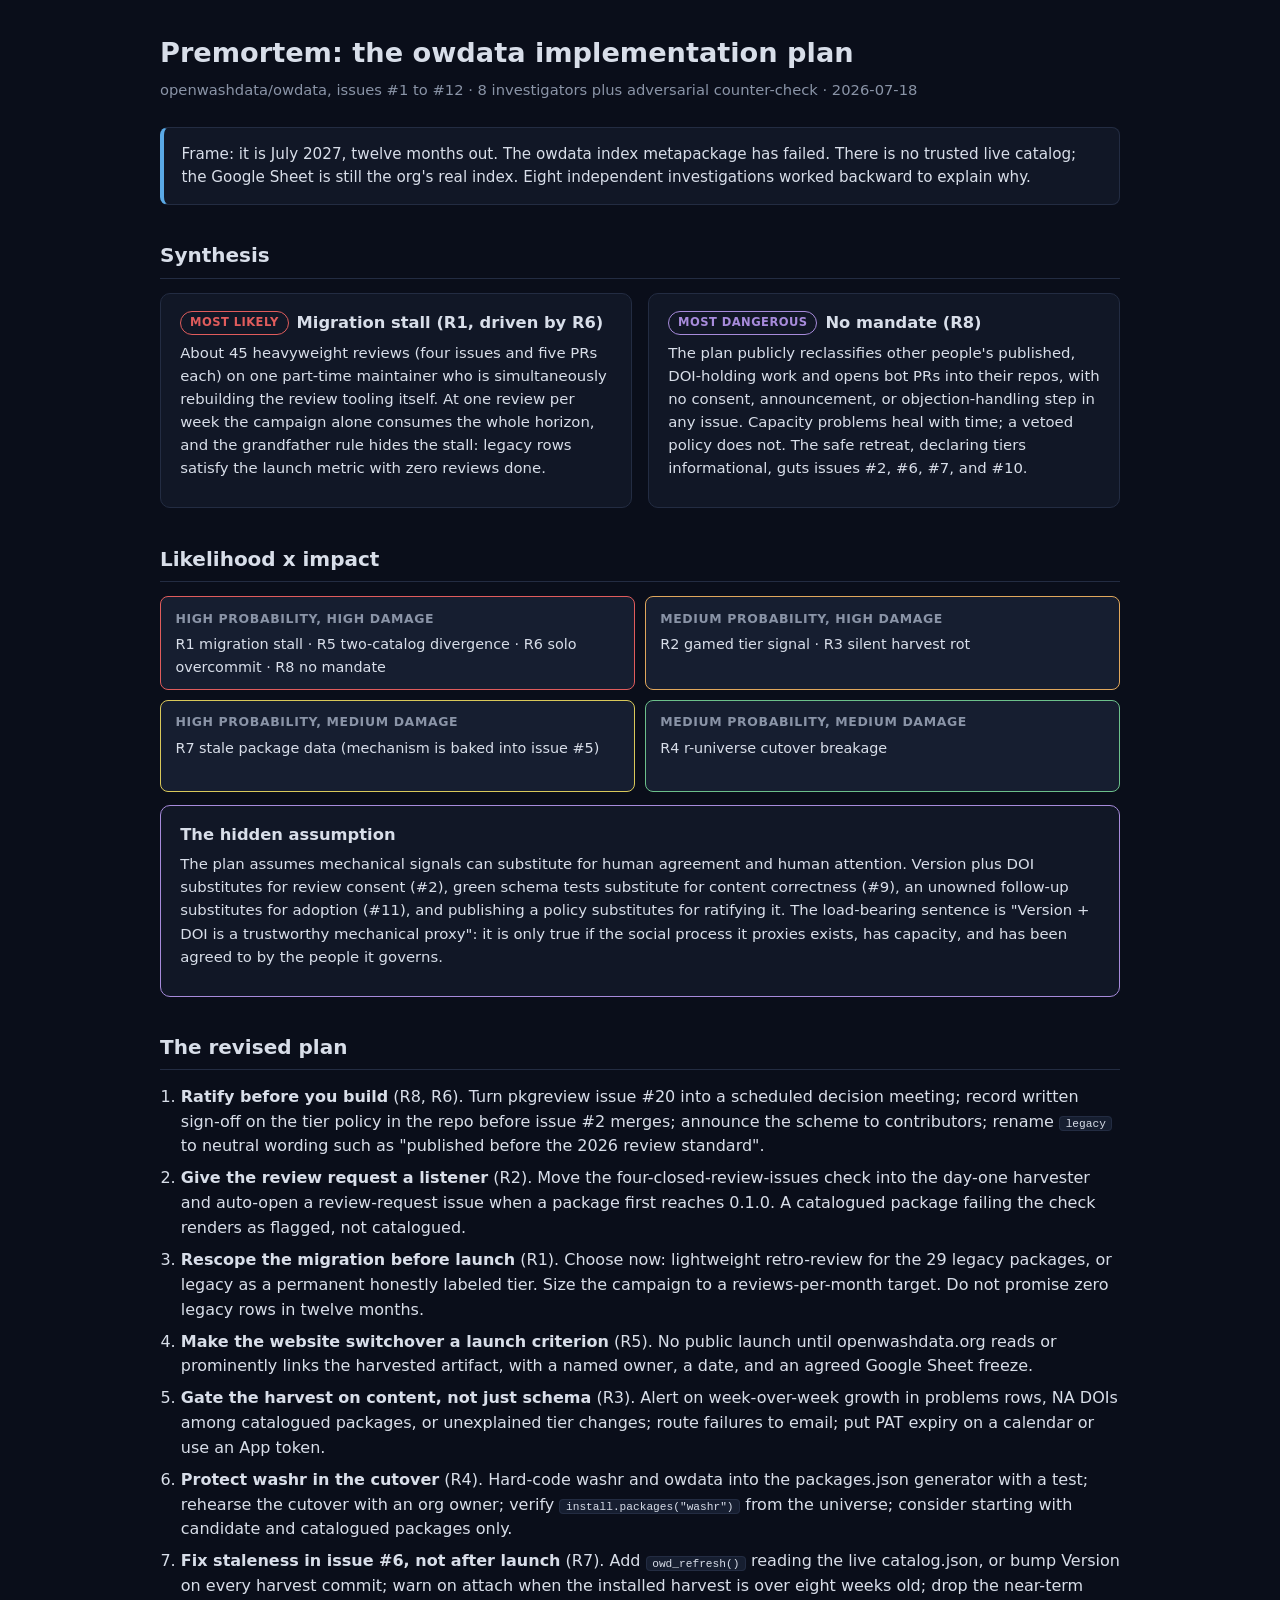
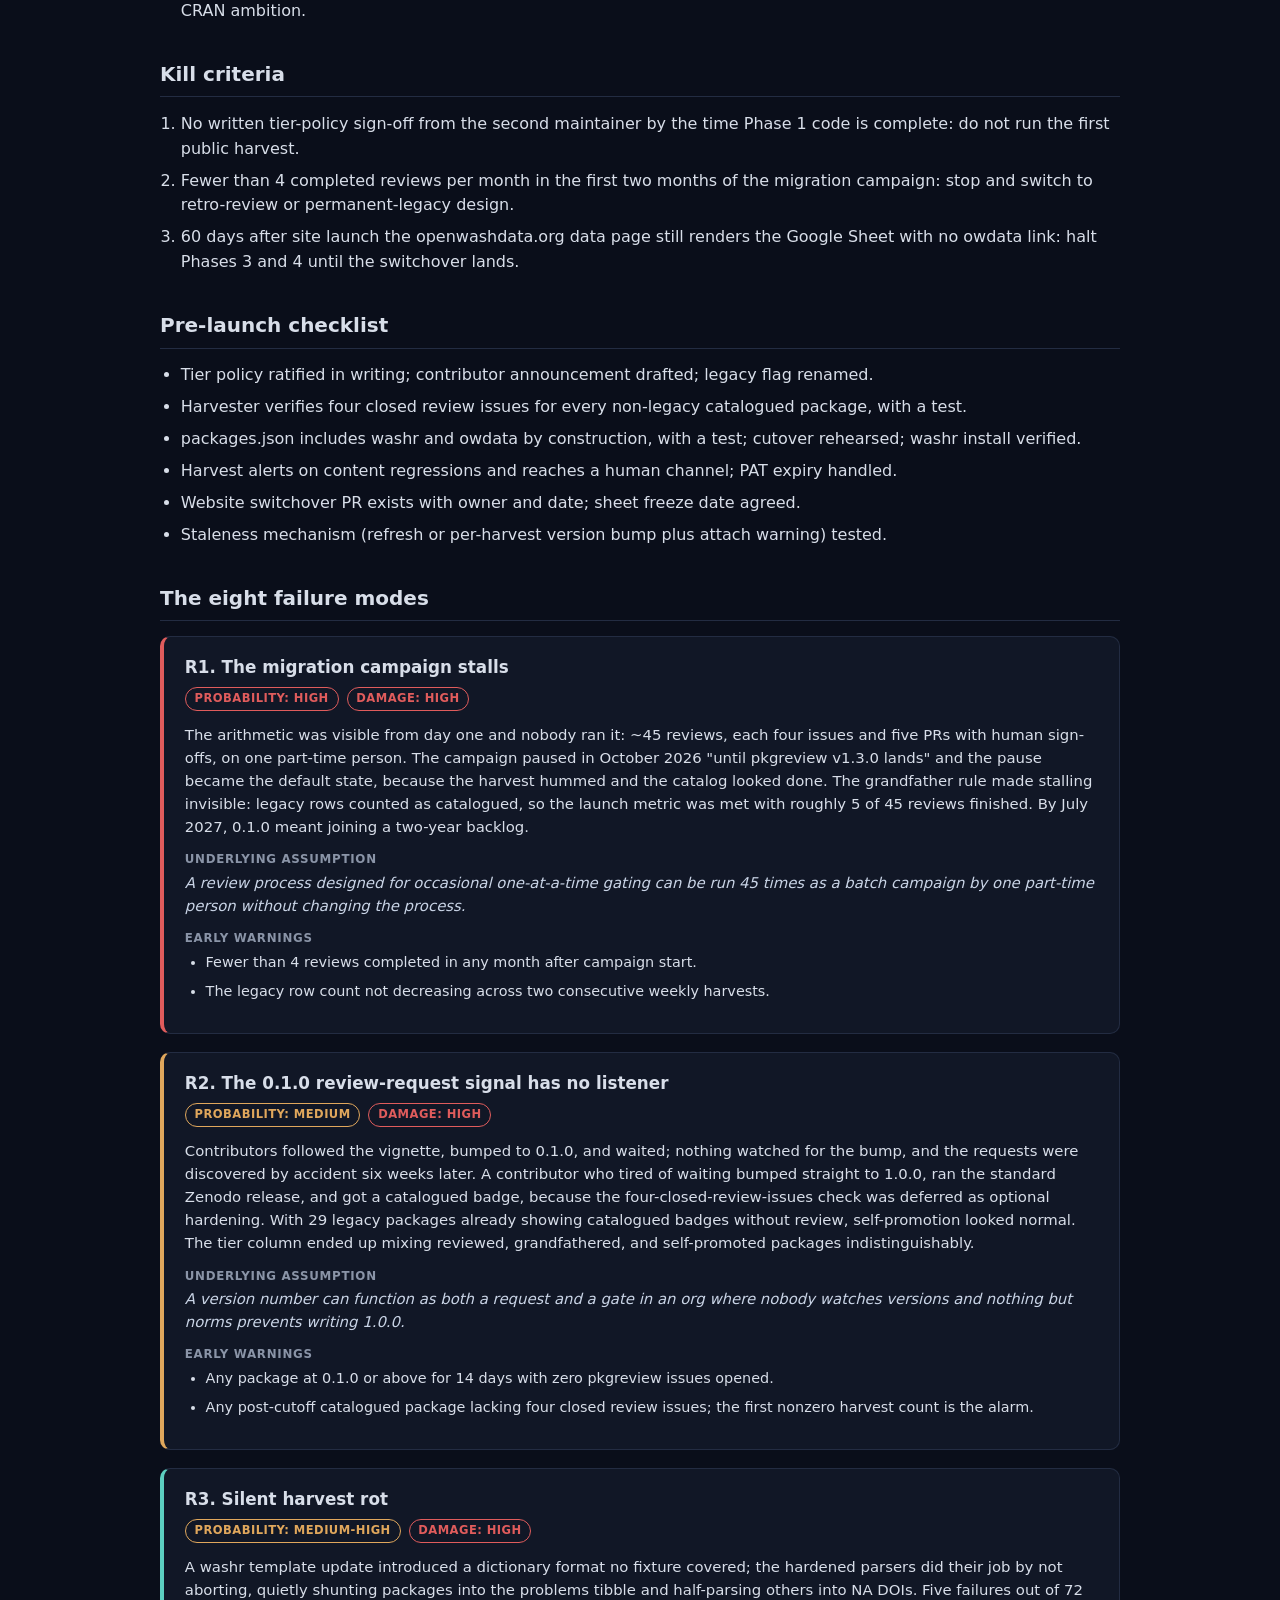
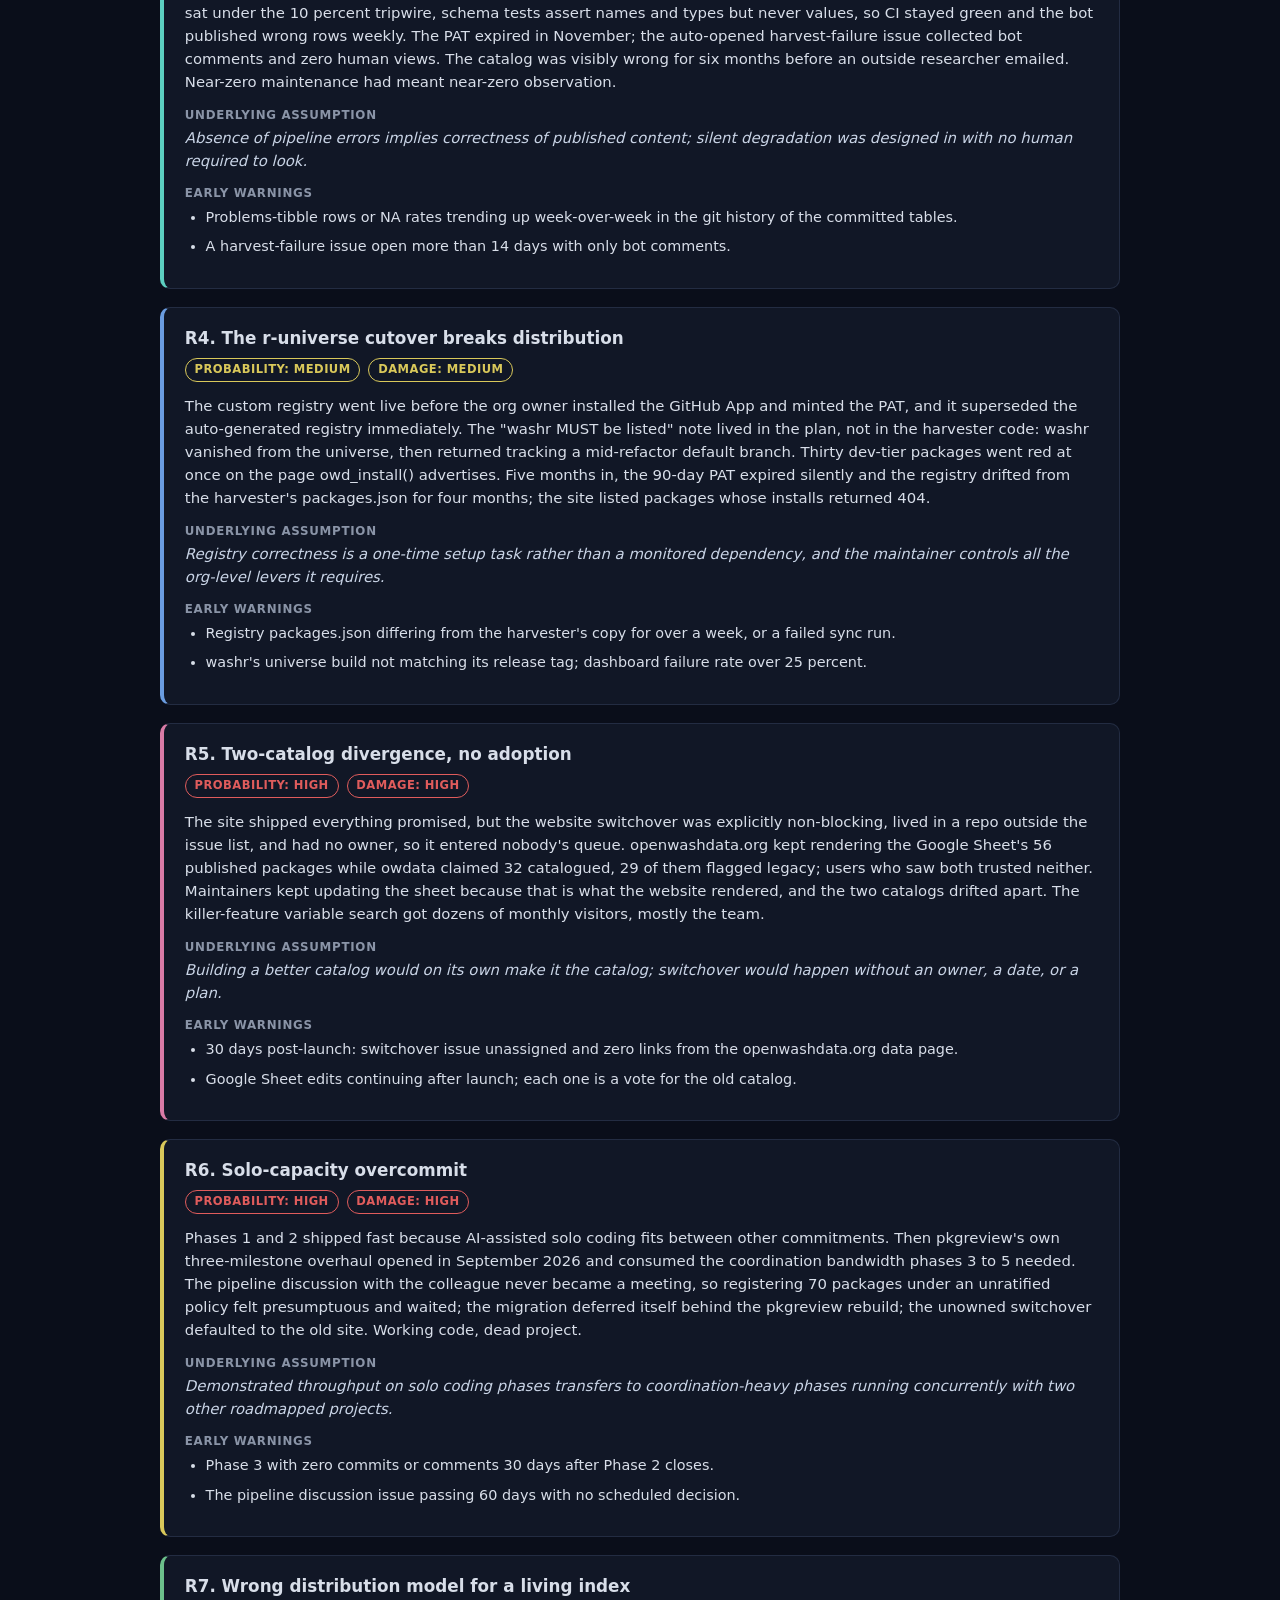
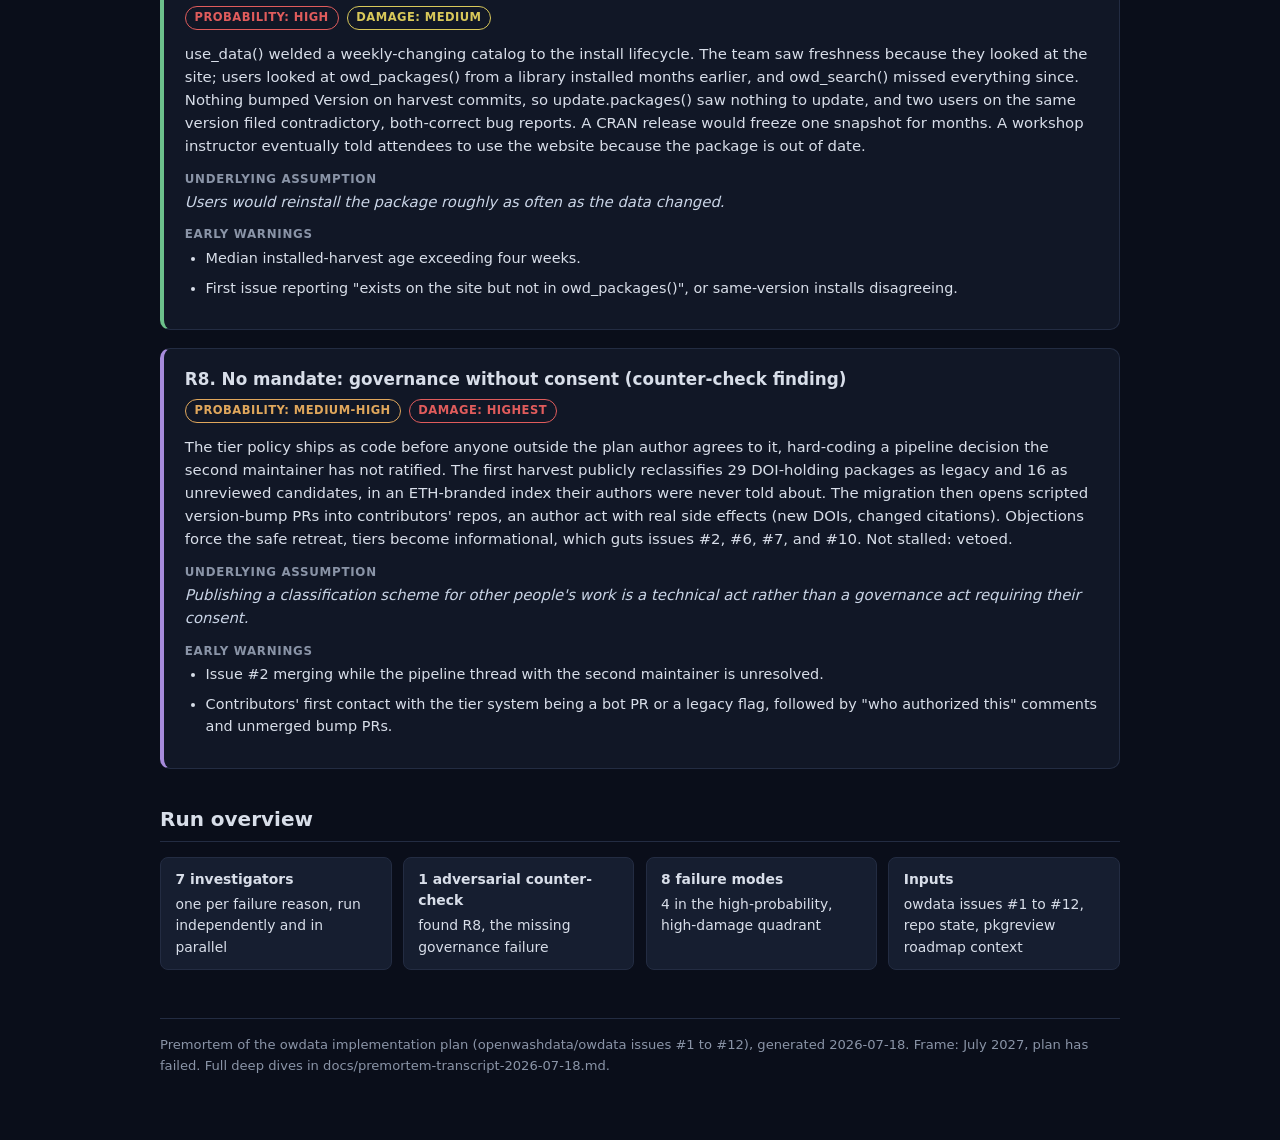
<file: docs/premortem-report-2026-07-18.html>
<!DOCTYPE html>
<html lang="en">
<head>
<meta charset="utf-8">
<meta name="viewport" content="width=device-width, initial-scale=1">
<title>Premortem: owdata implementation plan</title>
<style>
  :root {
    --bg: #0a0e1a; --panel: #111726; --panel2: #161e30; --text: #d8dee9;
    --muted: #8a94a7; --line: #232c42; --accent: #5aa9e6;
    --red: #e05c5c; --orange: #e0a75c; --yellow: #d9c85a; --green: #6cc08b;
    --purple: #a78bdb; --teal: #5ccfc0; --pink: #d97ba6; --blue: #6a9ce0;
  }
  * { box-sizing: border-box; margin: 0; padding: 0; }
  body { background: var(--bg); color: var(--text); font-family: "Segoe UI", system-ui, -apple-system, sans-serif; line-height: 1.55; padding: 2rem 1rem 4rem; }
  .wrap { max-width: 960px; margin: 0 auto; }
  h1 { font-size: 1.7rem; margin-bottom: .3rem; }
  h2 { font-size: 1.25rem; margin: 2.2rem 0 .9rem; border-bottom: 1px solid var(--line); padding-bottom: .4rem; }
  h3 { font-size: 1.02rem; margin-bottom: .4rem; }
  p { margin-bottom: .7rem; }
  .sub { color: var(--muted); font-size: .92rem; margin-bottom: 1.6rem; }
  .frame { background: var(--panel); border: 1px solid var(--line); border-left: 4px solid var(--accent); padding: .9rem 1.1rem; border-radius: 8px; font-size: .95rem; }
  .grid2 { display: grid; grid-template-columns: repeat(auto-fit, minmax(280px, 1fr)); gap: 1rem; }
  .panel { background: var(--panel); border: 1px solid var(--line); border-radius: 10px; padding: 1rem 1.2rem; }
  .panel h3 { display: flex; align-items: center; gap: .5rem; }
  .tag { display: inline-block; font-size: .72rem; font-weight: 600; letter-spacing: .04em; text-transform: uppercase; padding: .15rem .55rem; border-radius: 999px; border: 1px solid; }
  .matrix { display: grid; grid-template-columns: 1fr 1fr; gap: .6rem; margin: .8rem 0; }
  .cell { border: 1px solid var(--line); border-radius: 8px; padding: .7rem .9rem; min-height: 92px; background: var(--panel2); font-size: .9rem; }
  .cell b { display: block; font-size: .78rem; text-transform: uppercase; letter-spacing: .05em; color: var(--muted); margin-bottom: .35rem; }
  .cell.hot { border-color: var(--red); }
  .cell.warm { border-color: var(--orange); }
  .cell.mild { border-color: var(--yellow); }
  .cell.cool { border-color: var(--green); }
  ol, ul { margin: 0 0 .8rem 1.3rem; }
  li { margin-bottom: .45rem; }
  .card { background: var(--panel); border: 1px solid var(--line); border-radius: 10px; padding: 1.1rem 1.3rem; margin-bottom: 1.1rem; border-left-width: 4px; border-left-style: solid; }
  .card .meta { display: flex; gap: .5rem; flex-wrap: wrap; margin: .3rem 0 .8rem; }
  .card h3 { font-size: 1.05rem; }
  .lbl { font-size: .74rem; font-weight: 700; text-transform: uppercase; letter-spacing: .06em; color: var(--muted); margin: .7rem 0 .2rem; }
  .story { font-size: .93rem; }
  .warn li { font-size: .9rem; }
  .assume { font-size: .93rem; font-style: italic; color: #c9d4e6; }
  .overview { display: grid; grid-template-columns: repeat(auto-fit, minmax(200px, 1fr)); gap: .7rem; }
  .ov { background: var(--panel2); border: 1px solid var(--line); border-radius: 8px; padding: .7rem .9rem; font-size: .87rem; }
  .ov b { display: block; margin-bottom: .2rem; }
  footer { margin-top: 3rem; color: var(--muted); font-size: .82rem; border-top: 1px solid var(--line); padding-top: 1rem; }
  code { background: var(--panel2); border: 1px solid var(--line); border-radius: 4px; padding: .05rem .35rem; font-size: .86em; }
  .hidden-assumption { background: var(--panel); border: 1px solid var(--purple); border-radius: 10px; padding: 1rem 1.2rem; }
</style>
</head>
<body>
<div class="wrap">

<h1>Premortem: the owdata implementation plan</h1>

<p class="sub">openwashdata/owdata, issues #1 to #12 &middot; 8 investigators plus adversarial counter-check &middot; 2026-07-18</p>

<div class="frame">
Frame: it is July 2027, twelve months out. The owdata index metapackage has failed. There is no trusted live catalog; the Google Sheet is still the org's real index. Eight independent investigations worked backward to explain why.
</div>

<h2>Synthesis</h2>

<div class="grid2">
  <div class="panel">
    <h3><span class="tag" style="color:var(--red);border-color:var(--red)">Most likely</span> Migration stall (R1, driven by R6)</h3>

    <p class="story">About 45 heavyweight reviews (four issues and five PRs each) on one part-time maintainer who is simultaneously rebuilding the review tooling itself. At one review per week the campaign alone consumes the whole horizon, and the grandfather rule hides the stall: legacy rows satisfy the launch metric with zero reviews done.</p>
  </div>
  <div class="panel">
    <h3><span class="tag" style="color:var(--purple);border-color:var(--purple)">Most dangerous</span> No mandate (R8)</h3>

    <p class="story">The plan publicly reclassifies other people's published, DOI-holding work and opens bot PRs into their repos, with no consent, announcement, or objection-handling step in any issue. Capacity problems heal with time; a vetoed policy does not. The safe retreat, declaring tiers informational, guts issues #2, #6, #7, and #10.</p>
  </div>
</div>

<h2>Likelihood x impact</h2>

<div class="matrix">
  <div class="cell hot"><b>High probability, high damage</b>R1 migration stall &middot; R5 two-catalog divergence &middot; R6 solo overcommit &middot; R8 no mandate</div>
  <div class="cell warm"><b>Medium probability, high damage</b>R2 gamed tier signal &middot; R3 silent harvest rot</div>
  <div class="cell mild"><b>High probability, medium damage</b>R7 stale package data (mechanism is baked into issue #5)</div>
  <div class="cell cool"><b>Medium probability, medium damage</b>R4 r-universe cutover breakage</div>
</div>

<div class="hidden-assumption">
  <h3>The hidden assumption</h3>

  <p class="story">The plan assumes mechanical signals can substitute for human agreement and human attention. Version plus DOI substitutes for review consent (#2), green schema tests substitute for content correctness (#9), an unowned follow-up substitutes for adoption (#11), and publishing a policy substitutes for ratifying it. The load-bearing sentence is "Version + DOI is a trustworthy mechanical proxy": it is only true if the social process it proxies exists, has capacity, and has been agreed to by the people it governs.</p>
</div>

<h2>The revised plan</h2>

<ol>
  <li><b>Ratify before you build</b> (R8, R6). Turn pkgreview issue #20 into a scheduled decision meeting; record written sign-off on the tier policy in the repo before issue #2 merges; announce the scheme to contributors; rename <code>legacy</code> to neutral wording such as "published before the 2026 review standard".</li>
  <li><b>Give the review request a listener</b> (R2). Move the four-closed-review-issues check into the day-one harvester and auto-open a review-request issue when a package first reaches 0.1.0. A catalogued package failing the check renders as flagged, not catalogued.</li>
  <li><b>Rescope the migration before launch</b> (R1). Choose now: lightweight retro-review for the 29 legacy packages, or legacy as a permanent honestly labeled tier. Size the campaign to a reviews-per-month target. Do not promise zero legacy rows in twelve months.</li>
  <li><b>Make the website switchover a launch criterion</b> (R5). No public launch until openwashdata.org reads or prominently links the harvested artifact, with a named owner, a date, and an agreed Google Sheet freeze.</li>
  <li><b>Gate the harvest on content, not just schema</b> (R3). Alert on week-over-week growth in problems rows, NA DOIs among catalogued packages, or unexplained tier changes; route failures to email; put PAT expiry on a calendar or use an App token.</li>
  <li><b>Protect washr in the cutover</b> (R4). Hard-code washr and owdata into the packages.json generator with a test; rehearse the cutover with an org owner; verify <code>install.packages("washr")</code> from the universe; consider starting with candidate and catalogued packages only.</li>
  <li><b>Fix staleness in issue #6, not after launch</b> (R7). Add <code>owd_refresh()</code> reading the live catalog.json, or bump Version on every harvest commit; warn on attach when the installed harvest is over eight weeks old; drop the near-term CRAN ambition.</li>
</ol>

<h2>Kill criteria</h2>

<ol>
  <li>No written tier-policy sign-off from the second maintainer by the time Phase 1 code is complete: do not run the first public harvest.</li>
  <li>Fewer than 4 completed reviews per month in the first two months of the migration campaign: stop and switch to retro-review or permanent-legacy design.</li>
  <li>60 days after site launch the openwashdata.org data page still renders the Google Sheet with no owdata link: halt Phases 3 and 4 until the switchover lands.</li>
</ol>

<h2>Pre-launch checklist</h2>

<ul>
  <li>Tier policy ratified in writing; contributor announcement drafted; legacy flag renamed.</li>
  <li>Harvester verifies four closed review issues for every non-legacy catalogued package, with a test.</li>
  <li>packages.json includes washr and owdata by construction, with a test; cutover rehearsed; washr install verified.</li>
  <li>Harvest alerts on content regressions and reaches a human channel; PAT expiry handled.</li>
  <li>Website switchover PR exists with owner and date; sheet freeze date agreed.</li>
  <li>Staleness mechanism (refresh or per-harvest version bump plus attach warning) tested.</li>
</ul>

<h2>The eight failure modes</h2>

<div class="card" style="border-left-color: var(--red)">
  <h3>R1. The migration campaign stalls</h3>

  <div class="meta"><span class="tag" style="color:var(--red);border-color:var(--red)">Probability: high</span><span class="tag" style="color:var(--red);border-color:var(--red)">Damage: high</span></div>
  <p class="story">The arithmetic was visible from day one and nobody ran it: ~45 reviews, each four issues and five PRs with human sign-offs, on one part-time person. The campaign paused in October 2026 "until pkgreview v1.3.0 lands" and the pause became the default state, because the harvest hummed and the catalog looked done. The grandfather rule made stalling invisible: legacy rows counted as catalogued, so the launch metric was met with roughly 5 of 45 reviews finished. By July 2027, 0.1.0 meant joining a two-year backlog.</p>
  <div class="lbl">Underlying assumption</div>
  <p class="assume">A review process designed for occasional one-at-a-time gating can be run 45 times as a batch campaign by one part-time person without changing the process.</p>
  <div class="lbl">Early warnings</div>
  <ul class="warn"><li>Fewer than 4 reviews completed in any month after campaign start.</li><li>The legacy row count not decreasing across two consecutive weekly harvests.</li></ul>
</div>

<div class="card" style="border-left-color: var(--orange)">
  <h3>R2. The 0.1.0 review-request signal has no listener</h3>

  <div class="meta"><span class="tag" style="color:var(--orange);border-color:var(--orange)">Probability: medium</span><span class="tag" style="color:var(--red);border-color:var(--red)">Damage: high</span></div>
  <p class="story">Contributors followed the vignette, bumped to 0.1.0, and waited; nothing watched for the bump, and the requests were discovered by accident six weeks later. A contributor who tired of waiting bumped straight to 1.0.0, ran the standard Zenodo release, and got a catalogued badge, because the four-closed-review-issues check was deferred as optional hardening. With 29 legacy packages already showing catalogued badges without review, self-promotion looked normal. The tier column ended up mixing reviewed, grandfathered, and self-promoted packages indistinguishably.</p>
  <div class="lbl">Underlying assumption</div>
  <p class="assume">A version number can function as both a request and a gate in an org where nobody watches versions and nothing but norms prevents writing 1.0.0.</p>
  <div class="lbl">Early warnings</div>
  <ul class="warn"><li>Any package at 0.1.0 or above for 14 days with zero pkgreview issues opened.</li><li>Any post-cutoff catalogued package lacking four closed review issues; the first nonzero harvest count is the alarm.</li></ul>
</div>

<div class="card" style="border-left-color: var(--teal)">
  <h3>R3. Silent harvest rot</h3>

  <div class="meta"><span class="tag" style="color:var(--orange);border-color:var(--orange)">Probability: medium-high</span><span class="tag" style="color:var(--red);border-color:var(--red)">Damage: high</span></div>
  <p class="story">A washr template update introduced a dictionary format no fixture covered; the hardened parsers did their job by not aborting, quietly shunting packages into the problems tibble and half-parsing others into NA DOIs. Five failures out of 72 sat under the 10 percent tripwire, schema tests assert names and types but never values, so CI stayed green and the bot published wrong rows weekly. The PAT expired in November; the auto-opened harvest-failure issue collected bot comments and zero human views. The catalog was visibly wrong for six months before an outside researcher emailed. Near-zero maintenance had meant near-zero observation.</p>
  <div class="lbl">Underlying assumption</div>
  <p class="assume">Absence of pipeline errors implies correctness of published content; silent degradation was designed in with no human required to look.</p>
  <div class="lbl">Early warnings</div>
  <ul class="warn"><li>Problems-tibble rows or NA rates trending up week-over-week in the git history of the committed tables.</li><li>A harvest-failure issue open more than 14 days with only bot comments.</li></ul>
</div>

<div class="card" style="border-left-color: var(--blue)">
  <h3>R4. The r-universe cutover breaks distribution</h3>

  <div class="meta"><span class="tag" style="color:var(--yellow);border-color:var(--yellow)">Probability: medium</span><span class="tag" style="color:var(--yellow);border-color:var(--yellow)">Damage: medium</span></div>
  <p class="story">The custom registry went live before the org owner installed the GitHub App and minted the PAT, and it superseded the auto-generated registry immediately. The "washr MUST be listed" note lived in the plan, not in the harvester code: washr vanished from the universe, then returned tracking a mid-refactor default branch. Thirty dev-tier packages went red at once on the page owd_install() advertises. Five months in, the 90-day PAT expired silently and the registry drifted from the harvester's packages.json for four months; the site listed packages whose installs returned 404.</p>
  <div class="lbl">Underlying assumption</div>
  <p class="assume">Registry correctness is a one-time setup task rather than a monitored dependency, and the maintainer controls all the org-level levers it requires.</p>
  <div class="lbl">Early warnings</div>
  <ul class="warn"><li>Registry packages.json differing from the harvester's copy for over a week, or a failed sync run.</li><li>washr's universe build not matching its release tag; dashboard failure rate over 25 percent.</li></ul>
</div>

<div class="card" style="border-left-color: var(--pink)">
  <h3>R5. Two-catalog divergence, no adoption</h3>

  <div class="meta"><span class="tag" style="color:var(--red);border-color:var(--red)">Probability: high</span><span class="tag" style="color:var(--red);border-color:var(--red)">Damage: high</span></div>
  <p class="story">The site shipped everything promised, but the website switchover was explicitly non-blocking, lived in a repo outside the issue list, and had no owner, so it entered nobody's queue. openwashdata.org kept rendering the Google Sheet's 56 published packages while owdata claimed 32 catalogued, 29 of them flagged legacy; users who saw both trusted neither. Maintainers kept updating the sheet because that is what the website rendered, and the two catalogs drifted apart. The killer-feature variable search got dozens of monthly visitors, mostly the team.</p>
  <div class="lbl">Underlying assumption</div>
  <p class="assume">Building a better catalog would on its own make it the catalog; switchover would happen without an owner, a date, or a plan.</p>
  <div class="lbl">Early warnings</div>
  <ul class="warn"><li>30 days post-launch: switchover issue unassigned and zero links from the openwashdata.org data page.</li><li>Google Sheet edits continuing after launch; each one is a vote for the old catalog.</li></ul>
</div>

<div class="card" style="border-left-color: var(--yellow)">
  <h3>R6. Solo-capacity overcommit</h3>

  <div class="meta"><span class="tag" style="color:var(--red);border-color:var(--red)">Probability: high</span><span class="tag" style="color:var(--red);border-color:var(--red)">Damage: high</span></div>
  <p class="story">Phases 1 and 2 shipped fast because AI-assisted solo coding fits between other commitments. Then pkgreview's own three-milestone overhaul opened in September 2026 and consumed the coordination bandwidth phases 3 to 5 needed. The pipeline discussion with the colleague never became a meeting, so registering 70 packages under an unratified policy felt presumptuous and waited; the migration deferred itself behind the pkgreview rebuild; the unowned switchover defaulted to the old site. Working code, dead project.</p>
  <div class="lbl">Underlying assumption</div>
  <p class="assume">Demonstrated throughput on solo coding phases transfers to coordination-heavy phases running concurrently with two other roadmapped projects.</p>
  <div class="lbl">Early warnings</div>
  <ul class="warn"><li>Phase 3 with zero commits or comments 30 days after Phase 2 closes.</li><li>The pipeline discussion issue passing 60 days with no scheduled decision.</li></ul>
</div>

<div class="card" style="border-left-color: var(--green)">
  <h3>R7. Wrong distribution model for a living index</h3>

  <div class="meta"><span class="tag" style="color:var(--red);border-color:var(--red)">Probability: high</span><span class="tag" style="color:var(--yellow);border-color:var(--yellow)">Damage: medium</span></div>
  <p class="story">use_data() welded a weekly-changing catalog to the install lifecycle. The team saw freshness because they looked at the site; users looked at owd_packages() from a library installed months earlier, and owd_search() missed everything since. Nothing bumped Version on harvest commits, so update.packages() saw nothing to update, and two users on the same version filed contradictory, both-correct bug reports. A CRAN release would freeze one snapshot for months. A workshop instructor eventually told attendees to use the website because the package is out of date.</p>
  <div class="lbl">Underlying assumption</div>
  <p class="assume">Users would reinstall the package roughly as often as the data changed.</p>
  <div class="lbl">Early warnings</div>
  <ul class="warn"><li>Median installed-harvest age exceeding four weeks.</li><li>First issue reporting "exists on the site but not in owd_packages()", or same-version installs disagreeing.</li></ul>
</div>

<div class="card" style="border-left-color: var(--purple)">
  <h3>R8. No mandate: governance without consent (counter-check finding)</h3>

  <div class="meta"><span class="tag" style="color:var(--orange);border-color:var(--orange)">Probability: medium-high</span><span class="tag" style="color:var(--red);border-color:var(--red)">Damage: highest</span></div>
  <p class="story">The tier policy ships as code before anyone outside the plan author agrees to it, hard-coding a pipeline decision the second maintainer has not ratified. The first harvest publicly reclassifies 29 DOI-holding packages as legacy and 16 as unreviewed candidates, in an ETH-branded index their authors were never told about. The migration then opens scripted version-bump PRs into contributors' repos, an author act with real side effects (new DOIs, changed citations). Objections force the safe retreat, tiers become informational, which guts issues #2, #6, #7, and #10. Not stalled: vetoed.</p>
  <div class="lbl">Underlying assumption</div>
  <p class="assume">Publishing a classification scheme for other people's work is a technical act rather than a governance act requiring their consent.</p>
  <div class="lbl">Early warnings</div>
  <ul class="warn"><li>Issue #2 merging while the pipeline thread with the second maintainer is unresolved.</li><li>Contributors' first contact with the tier system being a bot PR or a legacy flag, followed by "who authorized this" comments and unmerged bump PRs.</li></ul>
</div>

<h2>Run overview</h2>

<div class="overview">
  <div class="ov"><b>7 investigators</b>one per failure reason, run independently and in parallel</div>
  <div class="ov"><b>1 adversarial counter-check</b>found R8, the missing governance failure</div>
  <div class="ov"><b>8 failure modes</b>4 in the high-probability, high-damage quadrant</div>
  <div class="ov"><b>Inputs</b>owdata issues #1 to #12, repo state, pkgreview roadmap context</div>
</div>

<footer>
Premortem of the owdata implementation plan (openwashdata/owdata issues #1 to #12), generated 2026-07-18. Frame: July 2027, plan has failed. Full deep dives in docs/premortem-transcript-2026-07-18.md.
</footer>

</div>
</body>
</html>
</file>
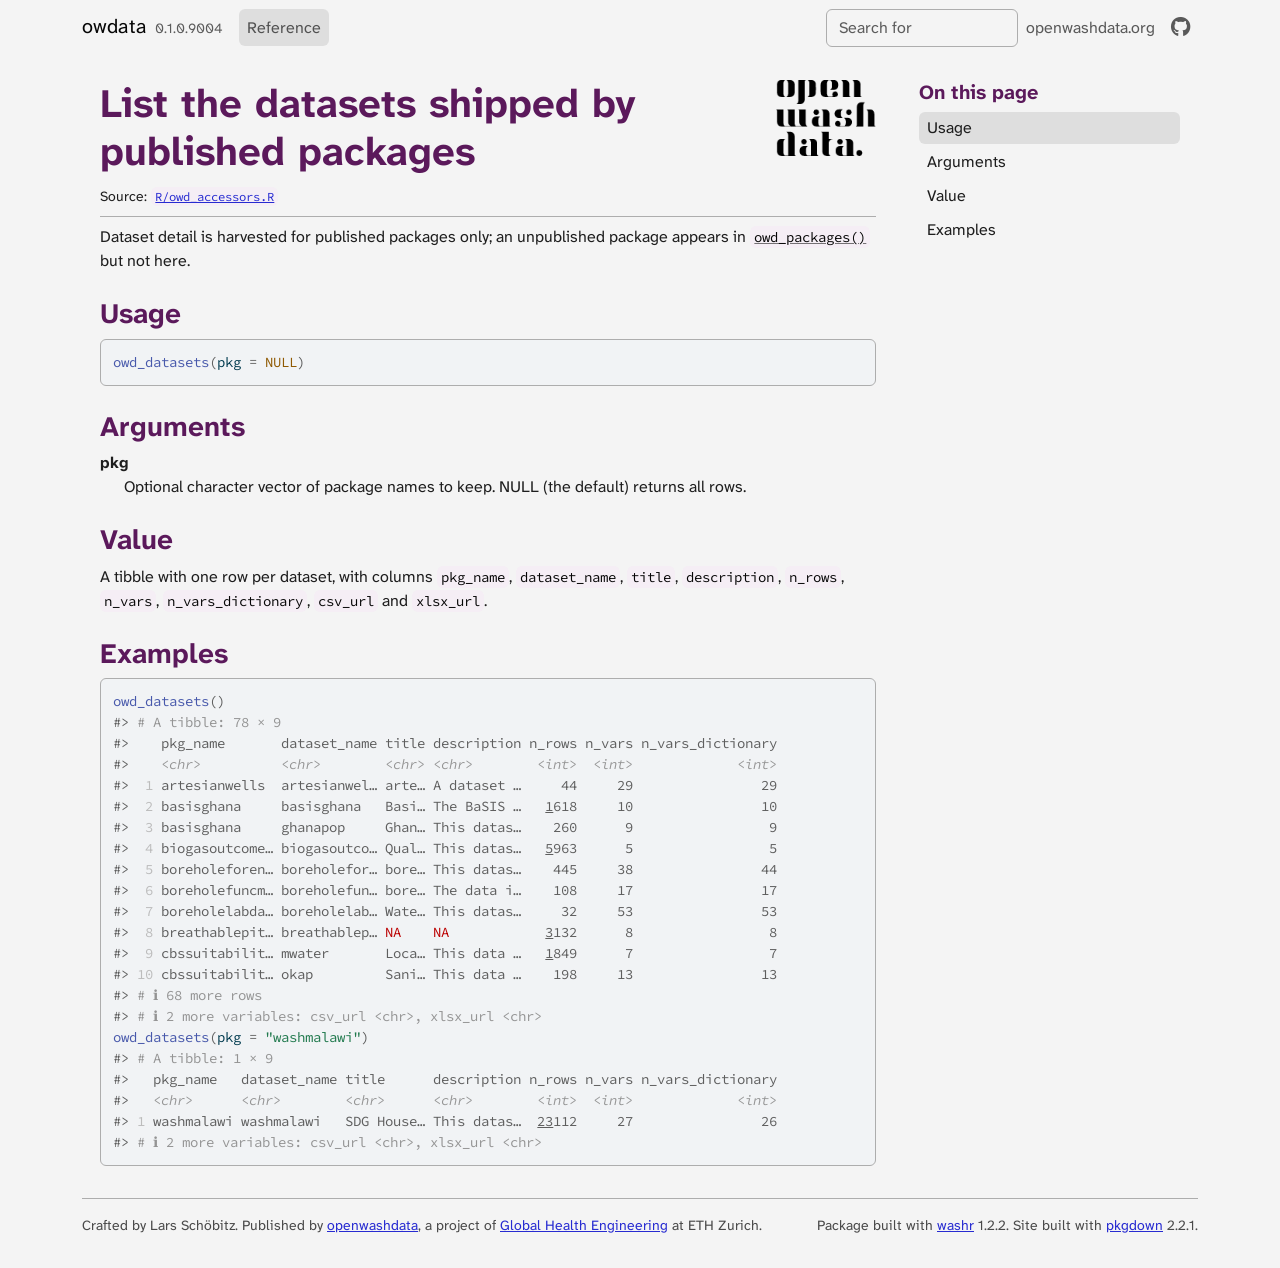
<file: reference/owd_datasets.html>
<!DOCTYPE html>
<!-- Generated by pkgdown: do not edit by hand --><html lang="en-GB"><head><meta charset="UTF-8"><meta http-equiv="X-UA-Compatible" content="IE=edge"><meta name="viewport" content="width=device-width, initial-scale=1, shrink-to-fit=no"><title>List the datasets shipped by published packages — owd_datasets • owdata</title><script src="../deps/jquery-3.6.0/jquery-3.6.0.min.js"></script><meta name="viewport" content="width=device-width, initial-scale=1, shrink-to-fit=no"><link href="../deps/bootstrap-5.3.8/bootstrap.min.css" rel="stylesheet"><script src="../deps/bootstrap-5.3.8/bootstrap.bundle.min.js"></script><link href="../deps/Atkinson_Hyperlegible_Next-0.5.0/font.css" rel="stylesheet"><link href="../deps/Source_Code_Pro-0.5.0/font.css" rel="stylesheet"><link href="../deps/font-awesome-6.5.2/css/all.min.css" rel="stylesheet"><link href="../deps/font-awesome-6.5.2/css/v4-shims.min.css" rel="stylesheet"><script src="../deps/headroom-0.11.0/headroom.min.js"></script><script src="../deps/headroom-0.11.0/jQuery.headroom.min.js"></script><script src="../deps/bootstrap-toc-1.0.1/bootstrap-toc.min.js"></script><script src="../deps/clipboard.js-2.0.11/clipboard.min.js"></script><script src="../deps/search-1.0.0/autocomplete.jquery.min.js"></script><script src="../deps/search-1.0.0/fuse.min.js"></script><script src="../deps/search-1.0.0/mark.min.js"></script><!-- pkgdown --><script src="../pkgdown.js"></script><link href="../extra.css" rel="stylesheet"><meta property="og:title" content="List the datasets shipped by published packages — owd_datasets"><meta name="description" content="Dataset detail is harvested for published packages only; an
unpublished package appears in owd_packages() but not here."><meta property="og:description" content="Dataset detail is harvested for published packages only; an
unpublished package appears in owd_packages() but not here."><meta property="og:image" content="https://raw.githubusercontent.com/openwashdata/brand/v1.1.0/assets/social-preview.png"><meta property="og:image:alt" content="openwashdata, social preview image"><script defer data-domain="openwashdata.github.io" src="https://plausible.io/js/script.js"></script></head><body>
    <a href="#main" class="visually-hidden-focusable">Skip to contents</a>


    <nav class="navbar navbar-expand-lg fixed-top bg-light" data-bs-theme="light" aria-label="Site navigation"><div class="container">

    <a class="navbar-brand me-2" href="../index.html">owdata</a>

    <small class="nav-text text-muted me-auto" data-bs-toggle="tooltip" data-bs-placement="bottom" title="">0.1.0.9004</small>


    <button class="navbar-toggler" type="button" data-bs-toggle="collapse" data-bs-target="#navbar" aria-controls="navbar" aria-expanded="false" aria-label="Toggle navigation">
      <span class="navbar-toggler-icon"></span>
    </button>

    <div id="navbar" class="collapse navbar-collapse ms-3">
      <ul class="navbar-nav me-auto"><li class="active nav-item"><a class="nav-link" href="../reference/index.html">Reference</a></li>
      </ul><ul class="navbar-nav"><li class="nav-item"><form class="form-inline" role="search">
 <input class="form-control" type="search" name="search-input" id="search-input" autocomplete="off" aria-label="Search site" placeholder="Search for" data-search-index="../search.json"></form></li>
<li class="nav-item"><a class="external-link nav-link" href="https://openwashdata.org" aria-label="openwashdata website">openwashdata.org</a></li>
<li class="nav-item"><a class="external-link nav-link" href="https://github.com/openwashdata/owdata/" aria-label="GitHub"><span class="fa fab fa-github fa-lg"></span></a></li>
      </ul></div>


  </div>
</nav><div class="container template-reference-topic">
<div class="row">
  <main id="main" class="col-md-9"><div class="page-header">
      <img src="../logo.png" class="logo" alt=""><h1>List the datasets shipped by published packages</h1>
      <small class="dont-index">Source: <a href="https://github.com/openwashdata/owdata/blob/main/R/owd_accessors.R" class="external-link"><code>R/owd_accessors.R</code></a></small>
      <div class="d-none name"><code>owd_datasets.Rd</code></div>
    </div>

    <div class="ref-description section level2">
    <p>Dataset detail is harvested for published packages only; an
unpublished package appears in <code><a href="owd_packages.html">owd_packages()</a></code> but not here.</p>
    </div>

    <div class="section level2">
    <h2 id="ref-usage">Usage<a class="anchor" aria-label="anchor" href="#ref-usage"></a></h2>
    <div class="sourceCode"><pre class="sourceCode r"><code><span><span class="fu">owd_datasets</span><span class="op">(</span>pkg <span class="op">=</span> <span class="cn">NULL</span><span class="op">)</span></span></code></pre></div>
    </div>

    <div class="section level2">
    <h2 id="arguments">Arguments<a class="anchor" aria-label="anchor" href="#arguments"></a></h2>


<dl><dt id="arg-pkg">pkg<a class="anchor" aria-label="anchor" href="#arg-pkg"></a></dt>
<dd><p>Optional character vector of package names to keep. NULL
(the default) returns all rows.</p></dd>

</dl></div>
    <div class="section level2">
    <h2 id="value">Value<a class="anchor" aria-label="anchor" href="#value"></a></h2>
    <p>A tibble with one row per dataset, with columns <code>pkg_name</code>,
<code>dataset_name</code>, <code>title</code>, <code>description</code>, <code>n_rows</code>, <code>n_vars</code>,
<code>n_vars_dictionary</code>, <code>csv_url</code> and <code>xlsx_url</code>.</p>
    </div>

    <div class="section level2">
    <h2 id="ref-examples">Examples<a class="anchor" aria-label="anchor" href="#ref-examples"></a></h2>
    <div class="sourceCode"><pre class="sourceCode r"><code><span class="r-in"><span><span class="fu">owd_datasets</span><span class="op">(</span><span class="op">)</span></span></span>
<span class="r-out co"><span class="r-pr">#&gt;</span> <span style="color: #949494;"># A tibble: 78 × 9</span></span>
<span class="r-out co"><span class="r-pr">#&gt;</span>    pkg_name       dataset_name title description n_rows n_vars n_vars_dictionary</span>
<span class="r-out co"><span class="r-pr">#&gt;</span>    <span style="color: #949494; font-style: italic;">&lt;chr&gt;</span>          <span style="color: #949494; font-style: italic;">&lt;chr&gt;</span>        <span style="color: #949494; font-style: italic;">&lt;chr&gt;</span> <span style="color: #949494; font-style: italic;">&lt;chr&gt;</span>        <span style="color: #949494; font-style: italic;">&lt;int&gt;</span>  <span style="color: #949494; font-style: italic;">&lt;int&gt;</span>             <span style="color: #949494; font-style: italic;">&lt;int&gt;</span></span>
<span class="r-out co"><span class="r-pr">#&gt;</span> <span style="color: #BCBCBC;"> 1</span> artesianwells  artesianwel… arte… A dataset …     44     29                29</span>
<span class="r-out co"><span class="r-pr">#&gt;</span> <span style="color: #BCBCBC;"> 2</span> basisghana     basisghana   Basi… The BaSIS …   <span style="text-decoration: underline;">1</span>618     10                10</span>
<span class="r-out co"><span class="r-pr">#&gt;</span> <span style="color: #BCBCBC;"> 3</span> basisghana     ghanapop     Ghan… This datas…    260      9                 9</span>
<span class="r-out co"><span class="r-pr">#&gt;</span> <span style="color: #BCBCBC;"> 4</span> biogasoutcome… biogasoutco… Qual… This datas…   <span style="text-decoration: underline;">5</span>963      5                 5</span>
<span class="r-out co"><span class="r-pr">#&gt;</span> <span style="color: #BCBCBC;"> 5</span> boreholeforen… boreholefor… bore… This datas…    445     38                44</span>
<span class="r-out co"><span class="r-pr">#&gt;</span> <span style="color: #BCBCBC;"> 6</span> boreholefuncm… boreholefun… bore… The data i…    108     17                17</span>
<span class="r-out co"><span class="r-pr">#&gt;</span> <span style="color: #BCBCBC;"> 7</span> boreholelabda… boreholelab… Wate… This datas…     32     53                53</span>
<span class="r-out co"><span class="r-pr">#&gt;</span> <span style="color: #BCBCBC;"> 8</span> breathablepit… breathablep… <span style="color: #BB0000;">NA</span>    <span style="color: #BB0000;">NA</span>            <span style="text-decoration: underline;">3</span>132      8                 8</span>
<span class="r-out co"><span class="r-pr">#&gt;</span> <span style="color: #BCBCBC;"> 9</span> cbssuitabilit… mwater       Loca… This data …   <span style="text-decoration: underline;">1</span>849      7                 7</span>
<span class="r-out co"><span class="r-pr">#&gt;</span> <span style="color: #BCBCBC;">10</span> cbssuitabilit… okap         Sani… This data …    198     13                13</span>
<span class="r-out co"><span class="r-pr">#&gt;</span> <span style="color: #949494;"># ℹ 68 more rows</span></span>
<span class="r-out co"><span class="r-pr">#&gt;</span> <span style="color: #949494;"># ℹ 2 more variables: csv_url &lt;chr&gt;, xlsx_url &lt;chr&gt;</span></span>
<span class="r-in"><span><span class="fu">owd_datasets</span><span class="op">(</span>pkg <span class="op">=</span> <span class="st">"washmalawi"</span><span class="op">)</span></span></span>
<span class="r-out co"><span class="r-pr">#&gt;</span> <span style="color: #949494;"># A tibble: 1 × 9</span></span>
<span class="r-out co"><span class="r-pr">#&gt;</span>   pkg_name   dataset_name title      description n_rows n_vars n_vars_dictionary</span>
<span class="r-out co"><span class="r-pr">#&gt;</span>   <span style="color: #949494; font-style: italic;">&lt;chr&gt;</span>      <span style="color: #949494; font-style: italic;">&lt;chr&gt;</span>        <span style="color: #949494; font-style: italic;">&lt;chr&gt;</span>      <span style="color: #949494; font-style: italic;">&lt;chr&gt;</span>        <span style="color: #949494; font-style: italic;">&lt;int&gt;</span>  <span style="color: #949494; font-style: italic;">&lt;int&gt;</span>             <span style="color: #949494; font-style: italic;">&lt;int&gt;</span></span>
<span class="r-out co"><span class="r-pr">#&gt;</span> <span style="color: #BCBCBC;">1</span> washmalawi washmalawi   SDG House… This datas…  <span style="text-decoration: underline;">23</span>112     27                26</span>
<span class="r-out co"><span class="r-pr">#&gt;</span> <span style="color: #949494;"># ℹ 2 more variables: csv_url &lt;chr&gt;, xlsx_url &lt;chr&gt;</span></span>
</code></pre></div>
    </div>
  </main><aside class="col-md-3"><nav id="toc" aria-label="Table of contents"><h2>On this page</h2>
    </nav></aside></div>


    <footer><div class="pkgdown-footer-left">
  <p>Crafted by Lars Schöbitz. Published by <a href="https://openwashdata.org" class="external-link">openwashdata</a>, a project of <a href="https://ghe.ethz.ch/" class="external-link">Global Health Engineering</a> at ETH Zurich.</p>
</div>

<div class="pkgdown-footer-right">
  <p>Package built with <a href="https://openwashdata.github.io/washr/" class="external-link">washr</a> 1.2.2. Site built with <a href="https://pkgdown.r-lib.org/" class="external-link">pkgdown</a> 2.2.1.</p>
</div>

    </footer></div>





  </body></html>
</file>
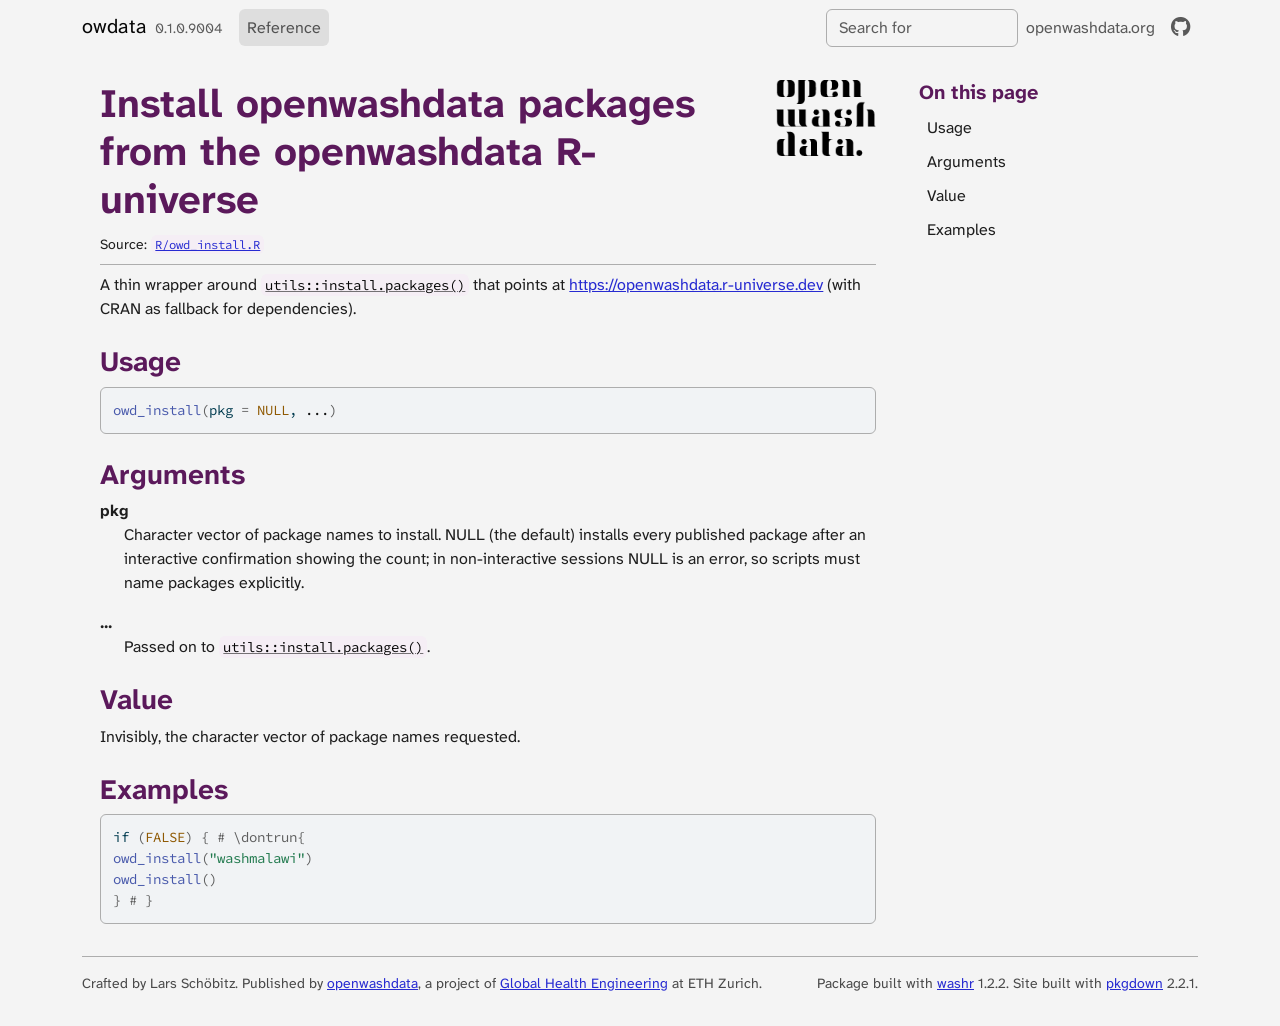
<file: reference/owd_install.html>
<!DOCTYPE html>
<!-- Generated by pkgdown: do not edit by hand --><html lang="en-GB"><head><meta charset="UTF-8"><meta http-equiv="X-UA-Compatible" content="IE=edge"><meta name="viewport" content="width=device-width, initial-scale=1, shrink-to-fit=no"><title>Install openwashdata packages from the openwashdata R-universe — owd_install • owdata</title><script src="../deps/jquery-3.6.0/jquery-3.6.0.min.js"></script><meta name="viewport" content="width=device-width, initial-scale=1, shrink-to-fit=no"><link href="../deps/bootstrap-5.3.8/bootstrap.min.css" rel="stylesheet"><script src="../deps/bootstrap-5.3.8/bootstrap.bundle.min.js"></script><link href="../deps/Atkinson_Hyperlegible_Next-0.5.0/font.css" rel="stylesheet"><link href="../deps/Source_Code_Pro-0.5.0/font.css" rel="stylesheet"><link href="../deps/font-awesome-6.5.2/css/all.min.css" rel="stylesheet"><link href="../deps/font-awesome-6.5.2/css/v4-shims.min.css" rel="stylesheet"><script src="../deps/headroom-0.11.0/headroom.min.js"></script><script src="../deps/headroom-0.11.0/jQuery.headroom.min.js"></script><script src="../deps/bootstrap-toc-1.0.1/bootstrap-toc.min.js"></script><script src="../deps/clipboard.js-2.0.11/clipboard.min.js"></script><script src="../deps/search-1.0.0/autocomplete.jquery.min.js"></script><script src="../deps/search-1.0.0/fuse.min.js"></script><script src="../deps/search-1.0.0/mark.min.js"></script><!-- pkgdown --><script src="../pkgdown.js"></script><link href="../extra.css" rel="stylesheet"><meta property="og:title" content="Install openwashdata packages from the openwashdata R-universe — owd_install"><meta name="description" content="A thin wrapper around utils::install.packages() that points at
https://openwashdata.r-universe.dev (with CRAN as fallback for
dependencies)."><meta property="og:description" content="A thin wrapper around utils::install.packages() that points at
https://openwashdata.r-universe.dev (with CRAN as fallback for
dependencies)."><meta property="og:image" content="https://raw.githubusercontent.com/openwashdata/brand/v1.1.0/assets/social-preview.png"><meta property="og:image:alt" content="openwashdata, social preview image"><script defer data-domain="openwashdata.github.io" src="https://plausible.io/js/script.js"></script></head><body>
    <a href="#main" class="visually-hidden-focusable">Skip to contents</a>


    <nav class="navbar navbar-expand-lg fixed-top bg-light" data-bs-theme="light" aria-label="Site navigation"><div class="container">

    <a class="navbar-brand me-2" href="../index.html">owdata</a>

    <small class="nav-text text-muted me-auto" data-bs-toggle="tooltip" data-bs-placement="bottom" title="">0.1.0.9004</small>


    <button class="navbar-toggler" type="button" data-bs-toggle="collapse" data-bs-target="#navbar" aria-controls="navbar" aria-expanded="false" aria-label="Toggle navigation">
      <span class="navbar-toggler-icon"></span>
    </button>

    <div id="navbar" class="collapse navbar-collapse ms-3">
      <ul class="navbar-nav me-auto"><li class="active nav-item"><a class="nav-link" href="../reference/index.html">Reference</a></li>
      </ul><ul class="navbar-nav"><li class="nav-item"><form class="form-inline" role="search">
 <input class="form-control" type="search" name="search-input" id="search-input" autocomplete="off" aria-label="Search site" placeholder="Search for" data-search-index="../search.json"></form></li>
<li class="nav-item"><a class="external-link nav-link" href="https://openwashdata.org" aria-label="openwashdata website">openwashdata.org</a></li>
<li class="nav-item"><a class="external-link nav-link" href="https://github.com/openwashdata/owdata/" aria-label="GitHub"><span class="fa fab fa-github fa-lg"></span></a></li>
      </ul></div>


  </div>
</nav><div class="container template-reference-topic">
<div class="row">
  <main id="main" class="col-md-9"><div class="page-header">
      <img src="../logo.png" class="logo" alt=""><h1>Install openwashdata packages from the openwashdata R-universe</h1>
      <small class="dont-index">Source: <a href="https://github.com/openwashdata/owdata/blob/main/R/owd_install.R" class="external-link"><code>R/owd_install.R</code></a></small>
      <div class="d-none name"><code>owd_install.Rd</code></div>
    </div>

    <div class="ref-description section level2">
    <p>A thin wrapper around <code><a href="https://rdrr.io/r/utils/install.packages.html" class="external-link">utils::install.packages()</a></code> that points at
<a href="https://openwashdata.r-universe.dev" class="external-link">https://openwashdata.r-universe.dev</a> (with CRAN as fallback for
dependencies).</p>
    </div>

    <div class="section level2">
    <h2 id="ref-usage">Usage<a class="anchor" aria-label="anchor" href="#ref-usage"></a></h2>
    <div class="sourceCode"><pre class="sourceCode r"><code><span><span class="fu">owd_install</span><span class="op">(</span>pkg <span class="op">=</span> <span class="cn">NULL</span>, <span class="va">...</span><span class="op">)</span></span></code></pre></div>
    </div>

    <div class="section level2">
    <h2 id="arguments">Arguments<a class="anchor" aria-label="anchor" href="#arguments"></a></h2>


<dl><dt id="arg-pkg">pkg<a class="anchor" aria-label="anchor" href="#arg-pkg"></a></dt>
<dd><p>Character vector of package names to install. NULL (the
default) installs every published package after an interactive
confirmation showing the count; in non-interactive sessions NULL is
an error, so scripts must name packages explicitly.</p></dd>


<dt id="arg--">...<a class="anchor" aria-label="anchor" href="#arg--"></a></dt>
<dd><p>Passed on to <code><a href="https://rdrr.io/r/utils/install.packages.html" class="external-link">utils::install.packages()</a></code>.</p></dd>

</dl></div>
    <div class="section level2">
    <h2 id="value">Value<a class="anchor" aria-label="anchor" href="#value"></a></h2>
    <p>Invisibly, the character vector of package names requested.</p>
    </div>

    <div class="section level2">
    <h2 id="ref-examples">Examples<a class="anchor" aria-label="anchor" href="#ref-examples"></a></h2>
    <div class="sourceCode"><pre class="sourceCode r"><code><span class="r-in"><span><span class="kw">if</span> <span class="op">(</span><span class="cn">FALSE</span><span class="op">)</span> <span class="op">{</span> <span class="co"># \dontrun{</span></span></span>
<span class="r-in"><span><span class="fu">owd_install</span><span class="op">(</span><span class="st">"washmalawi"</span><span class="op">)</span></span></span>
<span class="r-in"><span><span class="fu">owd_install</span><span class="op">(</span><span class="op">)</span></span></span>
<span class="r-in"><span><span class="op">}</span> <span class="co"># }</span></span></span>
</code></pre></div>
    </div>
  </main><aside class="col-md-3"><nav id="toc" aria-label="Table of contents"><h2>On this page</h2>
    </nav></aside></div>


    <footer><div class="pkgdown-footer-left">
  <p>Crafted by Lars Schöbitz. Published by <a href="https://openwashdata.org" class="external-link">openwashdata</a>, a project of <a href="https://ghe.ethz.ch/" class="external-link">Global Health Engineering</a> at ETH Zurich.</p>
</div>

<div class="pkgdown-footer-right">
  <p>Package built with <a href="https://openwashdata.github.io/washr/" class="external-link">washr</a> 1.2.2. Site built with <a href="https://pkgdown.r-lib.org/" class="external-link">pkgdown</a> 2.2.1.</p>
</div>

    </footer></div>





  </body></html>
</file>
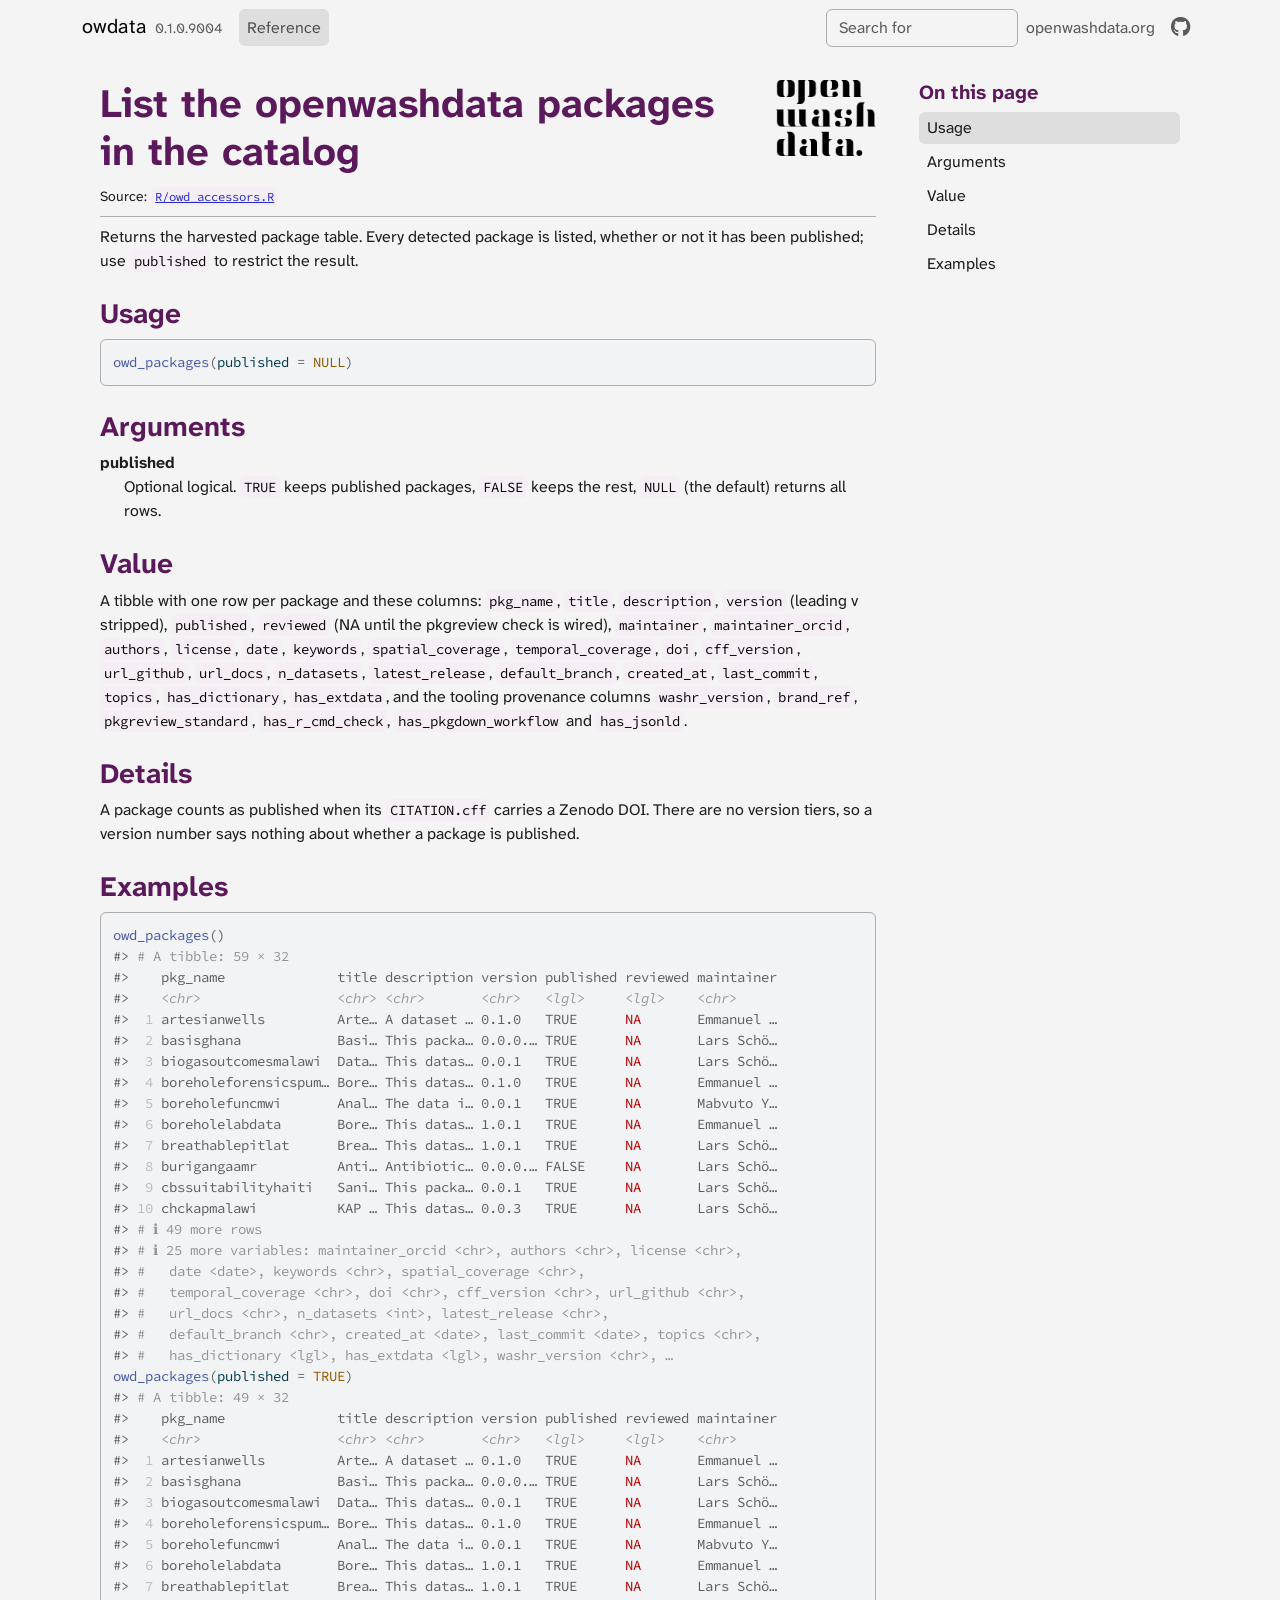
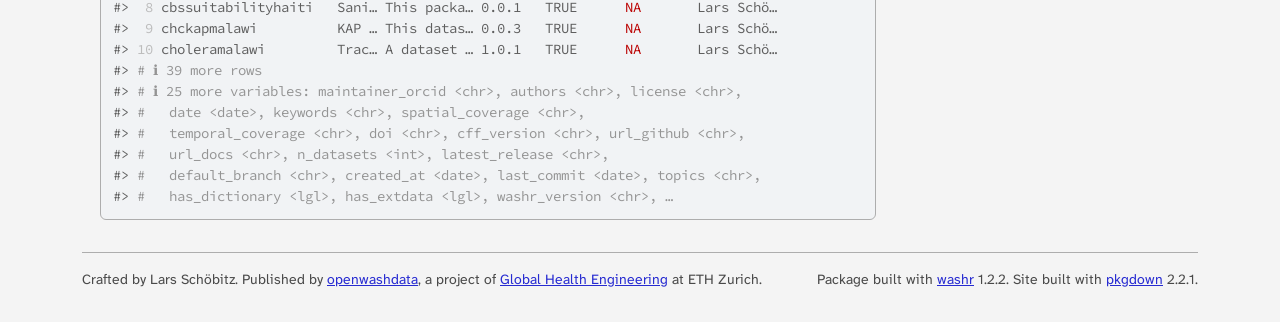
<file: reference/owd_packages.html>
<!DOCTYPE html>
<!-- Generated by pkgdown: do not edit by hand --><html lang="en-GB"><head><meta charset="UTF-8"><meta http-equiv="X-UA-Compatible" content="IE=edge"><meta name="viewport" content="width=device-width, initial-scale=1, shrink-to-fit=no"><title>List the openwashdata packages in the catalog — owd_packages • owdata</title><script src="../deps/jquery-3.6.0/jquery-3.6.0.min.js"></script><meta name="viewport" content="width=device-width, initial-scale=1, shrink-to-fit=no"><link href="../deps/bootstrap-5.3.8/bootstrap.min.css" rel="stylesheet"><script src="../deps/bootstrap-5.3.8/bootstrap.bundle.min.js"></script><link href="../deps/Atkinson_Hyperlegible_Next-0.5.0/font.css" rel="stylesheet"><link href="../deps/Source_Code_Pro-0.5.0/font.css" rel="stylesheet"><link href="../deps/font-awesome-6.5.2/css/all.min.css" rel="stylesheet"><link href="../deps/font-awesome-6.5.2/css/v4-shims.min.css" rel="stylesheet"><script src="../deps/headroom-0.11.0/headroom.min.js"></script><script src="../deps/headroom-0.11.0/jQuery.headroom.min.js"></script><script src="../deps/bootstrap-toc-1.0.1/bootstrap-toc.min.js"></script><script src="../deps/clipboard.js-2.0.11/clipboard.min.js"></script><script src="../deps/search-1.0.0/autocomplete.jquery.min.js"></script><script src="../deps/search-1.0.0/fuse.min.js"></script><script src="../deps/search-1.0.0/mark.min.js"></script><!-- pkgdown --><script src="../pkgdown.js"></script><link href="../extra.css" rel="stylesheet"><meta property="og:title" content="List the openwashdata packages in the catalog — owd_packages"><meta name="description" content="Returns the harvested package table. Every detected package is listed,
whether or not it has been published; use published to restrict the
result."><meta property="og:description" content="Returns the harvested package table. Every detected package is listed,
whether or not it has been published; use published to restrict the
result."><meta property="og:image" content="https://raw.githubusercontent.com/openwashdata/brand/v1.1.0/assets/social-preview.png"><meta property="og:image:alt" content="openwashdata, social preview image"><script defer data-domain="openwashdata.github.io" src="https://plausible.io/js/script.js"></script></head><body>
    <a href="#main" class="visually-hidden-focusable">Skip to contents</a>


    <nav class="navbar navbar-expand-lg fixed-top bg-light" data-bs-theme="light" aria-label="Site navigation"><div class="container">

    <a class="navbar-brand me-2" href="../index.html">owdata</a>

    <small class="nav-text text-muted me-auto" data-bs-toggle="tooltip" data-bs-placement="bottom" title="">0.1.0.9004</small>


    <button class="navbar-toggler" type="button" data-bs-toggle="collapse" data-bs-target="#navbar" aria-controls="navbar" aria-expanded="false" aria-label="Toggle navigation">
      <span class="navbar-toggler-icon"></span>
    </button>

    <div id="navbar" class="collapse navbar-collapse ms-3">
      <ul class="navbar-nav me-auto"><li class="active nav-item"><a class="nav-link" href="../reference/index.html">Reference</a></li>
      </ul><ul class="navbar-nav"><li class="nav-item"><form class="form-inline" role="search">
 <input class="form-control" type="search" name="search-input" id="search-input" autocomplete="off" aria-label="Search site" placeholder="Search for" data-search-index="../search.json"></form></li>
<li class="nav-item"><a class="external-link nav-link" href="https://openwashdata.org" aria-label="openwashdata website">openwashdata.org</a></li>
<li class="nav-item"><a class="external-link nav-link" href="https://github.com/openwashdata/owdata/" aria-label="GitHub"><span class="fa fab fa-github fa-lg"></span></a></li>
      </ul></div>


  </div>
</nav><div class="container template-reference-topic">
<div class="row">
  <main id="main" class="col-md-9"><div class="page-header">
      <img src="../logo.png" class="logo" alt=""><h1>List the openwashdata packages in the catalog</h1>
      <small class="dont-index">Source: <a href="https://github.com/openwashdata/owdata/blob/main/R/owd_accessors.R" class="external-link"><code>R/owd_accessors.R</code></a></small>
      <div class="d-none name"><code>owd_packages.Rd</code></div>
    </div>

    <div class="ref-description section level2">
    <p>Returns the harvested package table. Every detected package is listed,
whether or not it has been published; use <code>published</code> to restrict the
result.</p>
    </div>

    <div class="section level2">
    <h2 id="ref-usage">Usage<a class="anchor" aria-label="anchor" href="#ref-usage"></a></h2>
    <div class="sourceCode"><pre class="sourceCode r"><code><span><span class="fu">owd_packages</span><span class="op">(</span>published <span class="op">=</span> <span class="cn">NULL</span><span class="op">)</span></span></code></pre></div>
    </div>

    <div class="section level2">
    <h2 id="arguments">Arguments<a class="anchor" aria-label="anchor" href="#arguments"></a></h2>


<dl><dt id="arg-published">published<a class="anchor" aria-label="anchor" href="#arg-published"></a></dt>
<dd><p>Optional logical. <code>TRUE</code> keeps published packages,
<code>FALSE</code> keeps the rest, <code>NULL</code> (the default) returns all rows.</p></dd>

</dl></div>
    <div class="section level2">
    <h2 id="value">Value<a class="anchor" aria-label="anchor" href="#value"></a></h2>
    <p>A tibble with one row per package and these columns:
<code>pkg_name</code>, <code>title</code>, <code>description</code>, <code>version</code> (leading v stripped),
<code>published</code>, <code>reviewed</code> (NA until the pkgreview check is wired),
<code>maintainer</code>, <code>maintainer_orcid</code>, <code>authors</code>, <code>license</code>, <code>date</code>,
<code>keywords</code>, <code>spatial_coverage</code>, <code>temporal_coverage</code>, <code>doi</code>,
<code>cff_version</code>, <code>url_github</code>, <code>url_docs</code>, <code>n_datasets</code>,
<code>latest_release</code>, <code>default_branch</code>, <code>created_at</code>, <code>last_commit</code>,
<code>topics</code>, <code>has_dictionary</code>, <code>has_extdata</code>, and the tooling
provenance columns <code>washr_version</code>, <code>brand_ref</code>,
<code>pkgreview_standard</code>, <code>has_r_cmd_check</code>, <code>has_pkgdown_workflow</code>
and <code>has_jsonld</code>.</p>
    </div>
    <div class="section level2">
    <h2 id="details">Details<a class="anchor" aria-label="anchor" href="#details"></a></h2>
    <p>A package counts as published when its <code>CITATION.cff</code> carries a Zenodo
DOI. There are no version tiers, so a version number says nothing
about whether a package is published.</p>
    </div>

    <div class="section level2">
    <h2 id="ref-examples">Examples<a class="anchor" aria-label="anchor" href="#ref-examples"></a></h2>
    <div class="sourceCode"><pre class="sourceCode r"><code><span class="r-in"><span><span class="fu">owd_packages</span><span class="op">(</span><span class="op">)</span></span></span>
<span class="r-out co"><span class="r-pr">#&gt;</span> <span style="color: #949494;"># A tibble: 59 × 32</span></span>
<span class="r-out co"><span class="r-pr">#&gt;</span>    pkg_name              title description version published reviewed maintainer</span>
<span class="r-out co"><span class="r-pr">#&gt;</span>    <span style="color: #949494; font-style: italic;">&lt;chr&gt;</span>                 <span style="color: #949494; font-style: italic;">&lt;chr&gt;</span> <span style="color: #949494; font-style: italic;">&lt;chr&gt;</span>       <span style="color: #949494; font-style: italic;">&lt;chr&gt;</span>   <span style="color: #949494; font-style: italic;">&lt;lgl&gt;</span>     <span style="color: #949494; font-style: italic;">&lt;lgl&gt;</span>    <span style="color: #949494; font-style: italic;">&lt;chr&gt;</span>     </span>
<span class="r-out co"><span class="r-pr">#&gt;</span> <span style="color: #BCBCBC;"> 1</span> artesianwells         Arte… A dataset … 0.1.0   TRUE      <span style="color: #BB0000;">NA</span>       Emmanuel …</span>
<span class="r-out co"><span class="r-pr">#&gt;</span> <span style="color: #BCBCBC;"> 2</span> basisghana            Basi… This packa… 0.0.0.… TRUE      <span style="color: #BB0000;">NA</span>       Lars Schö…</span>
<span class="r-out co"><span class="r-pr">#&gt;</span> <span style="color: #BCBCBC;"> 3</span> biogasoutcomesmalawi  Data… This datas… 0.0.1   TRUE      <span style="color: #BB0000;">NA</span>       Lars Schö…</span>
<span class="r-out co"><span class="r-pr">#&gt;</span> <span style="color: #BCBCBC;"> 4</span> boreholeforensicspum… Bore… This datas… 0.1.0   TRUE      <span style="color: #BB0000;">NA</span>       Emmanuel …</span>
<span class="r-out co"><span class="r-pr">#&gt;</span> <span style="color: #BCBCBC;"> 5</span> boreholefuncmwi       Anal… The data i… 0.0.1   TRUE      <span style="color: #BB0000;">NA</span>       Mabvuto Y…</span>
<span class="r-out co"><span class="r-pr">#&gt;</span> <span style="color: #BCBCBC;"> 6</span> boreholelabdata       Bore… This datas… 1.0.1   TRUE      <span style="color: #BB0000;">NA</span>       Emmanuel …</span>
<span class="r-out co"><span class="r-pr">#&gt;</span> <span style="color: #BCBCBC;"> 7</span> breathablepitlat      Brea… This datas… 1.0.1   TRUE      <span style="color: #BB0000;">NA</span>       Lars Schö…</span>
<span class="r-out co"><span class="r-pr">#&gt;</span> <span style="color: #BCBCBC;"> 8</span> burigangaamr          Anti… Antibiotic… 0.0.0.… FALSE     <span style="color: #BB0000;">NA</span>       Lars Schö…</span>
<span class="r-out co"><span class="r-pr">#&gt;</span> <span style="color: #BCBCBC;"> 9</span> cbssuitabilityhaiti   Sani… This packa… 0.0.1   TRUE      <span style="color: #BB0000;">NA</span>       Lars Schö…</span>
<span class="r-out co"><span class="r-pr">#&gt;</span> <span style="color: #BCBCBC;">10</span> chckapmalawi          KAP … This datas… 0.0.3   TRUE      <span style="color: #BB0000;">NA</span>       Lars Schö…</span>
<span class="r-out co"><span class="r-pr">#&gt;</span> <span style="color: #949494;"># ℹ 49 more rows</span></span>
<span class="r-out co"><span class="r-pr">#&gt;</span> <span style="color: #949494;"># ℹ 25 more variables: maintainer_orcid &lt;chr&gt;, authors &lt;chr&gt;, license &lt;chr&gt;,</span></span>
<span class="r-out co"><span class="r-pr">#&gt;</span> <span style="color: #949494;">#   date &lt;date&gt;, keywords &lt;chr&gt;, spatial_coverage &lt;chr&gt;,</span></span>
<span class="r-out co"><span class="r-pr">#&gt;</span> <span style="color: #949494;">#   temporal_coverage &lt;chr&gt;, doi &lt;chr&gt;, cff_version &lt;chr&gt;, url_github &lt;chr&gt;,</span></span>
<span class="r-out co"><span class="r-pr">#&gt;</span> <span style="color: #949494;">#   url_docs &lt;chr&gt;, n_datasets &lt;int&gt;, latest_release &lt;chr&gt;,</span></span>
<span class="r-out co"><span class="r-pr">#&gt;</span> <span style="color: #949494;">#   default_branch &lt;chr&gt;, created_at &lt;date&gt;, last_commit &lt;date&gt;, topics &lt;chr&gt;,</span></span>
<span class="r-out co"><span class="r-pr">#&gt;</span> <span style="color: #949494;">#   has_dictionary &lt;lgl&gt;, has_extdata &lt;lgl&gt;, washr_version &lt;chr&gt;, …</span></span>
<span class="r-in"><span><span class="fu">owd_packages</span><span class="op">(</span>published <span class="op">=</span> <span class="cn">TRUE</span><span class="op">)</span></span></span>
<span class="r-out co"><span class="r-pr">#&gt;</span> <span style="color: #949494;"># A tibble: 49 × 32</span></span>
<span class="r-out co"><span class="r-pr">#&gt;</span>    pkg_name              title description version published reviewed maintainer</span>
<span class="r-out co"><span class="r-pr">#&gt;</span>    <span style="color: #949494; font-style: italic;">&lt;chr&gt;</span>                 <span style="color: #949494; font-style: italic;">&lt;chr&gt;</span> <span style="color: #949494; font-style: italic;">&lt;chr&gt;</span>       <span style="color: #949494; font-style: italic;">&lt;chr&gt;</span>   <span style="color: #949494; font-style: italic;">&lt;lgl&gt;</span>     <span style="color: #949494; font-style: italic;">&lt;lgl&gt;</span>    <span style="color: #949494; font-style: italic;">&lt;chr&gt;</span>     </span>
<span class="r-out co"><span class="r-pr">#&gt;</span> <span style="color: #BCBCBC;"> 1</span> artesianwells         Arte… A dataset … 0.1.0   TRUE      <span style="color: #BB0000;">NA</span>       Emmanuel …</span>
<span class="r-out co"><span class="r-pr">#&gt;</span> <span style="color: #BCBCBC;"> 2</span> basisghana            Basi… This packa… 0.0.0.… TRUE      <span style="color: #BB0000;">NA</span>       Lars Schö…</span>
<span class="r-out co"><span class="r-pr">#&gt;</span> <span style="color: #BCBCBC;"> 3</span> biogasoutcomesmalawi  Data… This datas… 0.0.1   TRUE      <span style="color: #BB0000;">NA</span>       Lars Schö…</span>
<span class="r-out co"><span class="r-pr">#&gt;</span> <span style="color: #BCBCBC;"> 4</span> boreholeforensicspum… Bore… This datas… 0.1.0   TRUE      <span style="color: #BB0000;">NA</span>       Emmanuel …</span>
<span class="r-out co"><span class="r-pr">#&gt;</span> <span style="color: #BCBCBC;"> 5</span> boreholefuncmwi       Anal… The data i… 0.0.1   TRUE      <span style="color: #BB0000;">NA</span>       Mabvuto Y…</span>
<span class="r-out co"><span class="r-pr">#&gt;</span> <span style="color: #BCBCBC;"> 6</span> boreholelabdata       Bore… This datas… 1.0.1   TRUE      <span style="color: #BB0000;">NA</span>       Emmanuel …</span>
<span class="r-out co"><span class="r-pr">#&gt;</span> <span style="color: #BCBCBC;"> 7</span> breathablepitlat      Brea… This datas… 1.0.1   TRUE      <span style="color: #BB0000;">NA</span>       Lars Schö…</span>
<span class="r-out co"><span class="r-pr">#&gt;</span> <span style="color: #BCBCBC;"> 8</span> cbssuitabilityhaiti   Sani… This packa… 0.0.1   TRUE      <span style="color: #BB0000;">NA</span>       Lars Schö…</span>
<span class="r-out co"><span class="r-pr">#&gt;</span> <span style="color: #BCBCBC;"> 9</span> chckapmalawi          KAP … This datas… 0.0.3   TRUE      <span style="color: #BB0000;">NA</span>       Lars Schö…</span>
<span class="r-out co"><span class="r-pr">#&gt;</span> <span style="color: #BCBCBC;">10</span> choleramalawi         Trac… A dataset … 1.0.1   TRUE      <span style="color: #BB0000;">NA</span>       Lars Schö…</span>
<span class="r-out co"><span class="r-pr">#&gt;</span> <span style="color: #949494;"># ℹ 39 more rows</span></span>
<span class="r-out co"><span class="r-pr">#&gt;</span> <span style="color: #949494;"># ℹ 25 more variables: maintainer_orcid &lt;chr&gt;, authors &lt;chr&gt;, license &lt;chr&gt;,</span></span>
<span class="r-out co"><span class="r-pr">#&gt;</span> <span style="color: #949494;">#   date &lt;date&gt;, keywords &lt;chr&gt;, spatial_coverage &lt;chr&gt;,</span></span>
<span class="r-out co"><span class="r-pr">#&gt;</span> <span style="color: #949494;">#   temporal_coverage &lt;chr&gt;, doi &lt;chr&gt;, cff_version &lt;chr&gt;, url_github &lt;chr&gt;,</span></span>
<span class="r-out co"><span class="r-pr">#&gt;</span> <span style="color: #949494;">#   url_docs &lt;chr&gt;, n_datasets &lt;int&gt;, latest_release &lt;chr&gt;,</span></span>
<span class="r-out co"><span class="r-pr">#&gt;</span> <span style="color: #949494;">#   default_branch &lt;chr&gt;, created_at &lt;date&gt;, last_commit &lt;date&gt;, topics &lt;chr&gt;,</span></span>
<span class="r-out co"><span class="r-pr">#&gt;</span> <span style="color: #949494;">#   has_dictionary &lt;lgl&gt;, has_extdata &lt;lgl&gt;, washr_version &lt;chr&gt;, …</span></span>
</code></pre></div>
    </div>
  </main><aside class="col-md-3"><nav id="toc" aria-label="Table of contents"><h2>On this page</h2>
    </nav></aside></div>


    <footer><div class="pkgdown-footer-left">
  <p>Crafted by Lars Schöbitz. Published by <a href="https://openwashdata.org" class="external-link">openwashdata</a>, a project of <a href="https://ghe.ethz.ch/" class="external-link">Global Health Engineering</a> at ETH Zurich.</p>
</div>

<div class="pkgdown-footer-right">
  <p>Package built with <a href="https://openwashdata.github.io/washr/" class="external-link">washr</a> 1.2.2. Site built with <a href="https://pkgdown.r-lib.org/" class="external-link">pkgdown</a> 2.2.1.</p>
</div>

    </footer></div>





  </body></html>
</file>
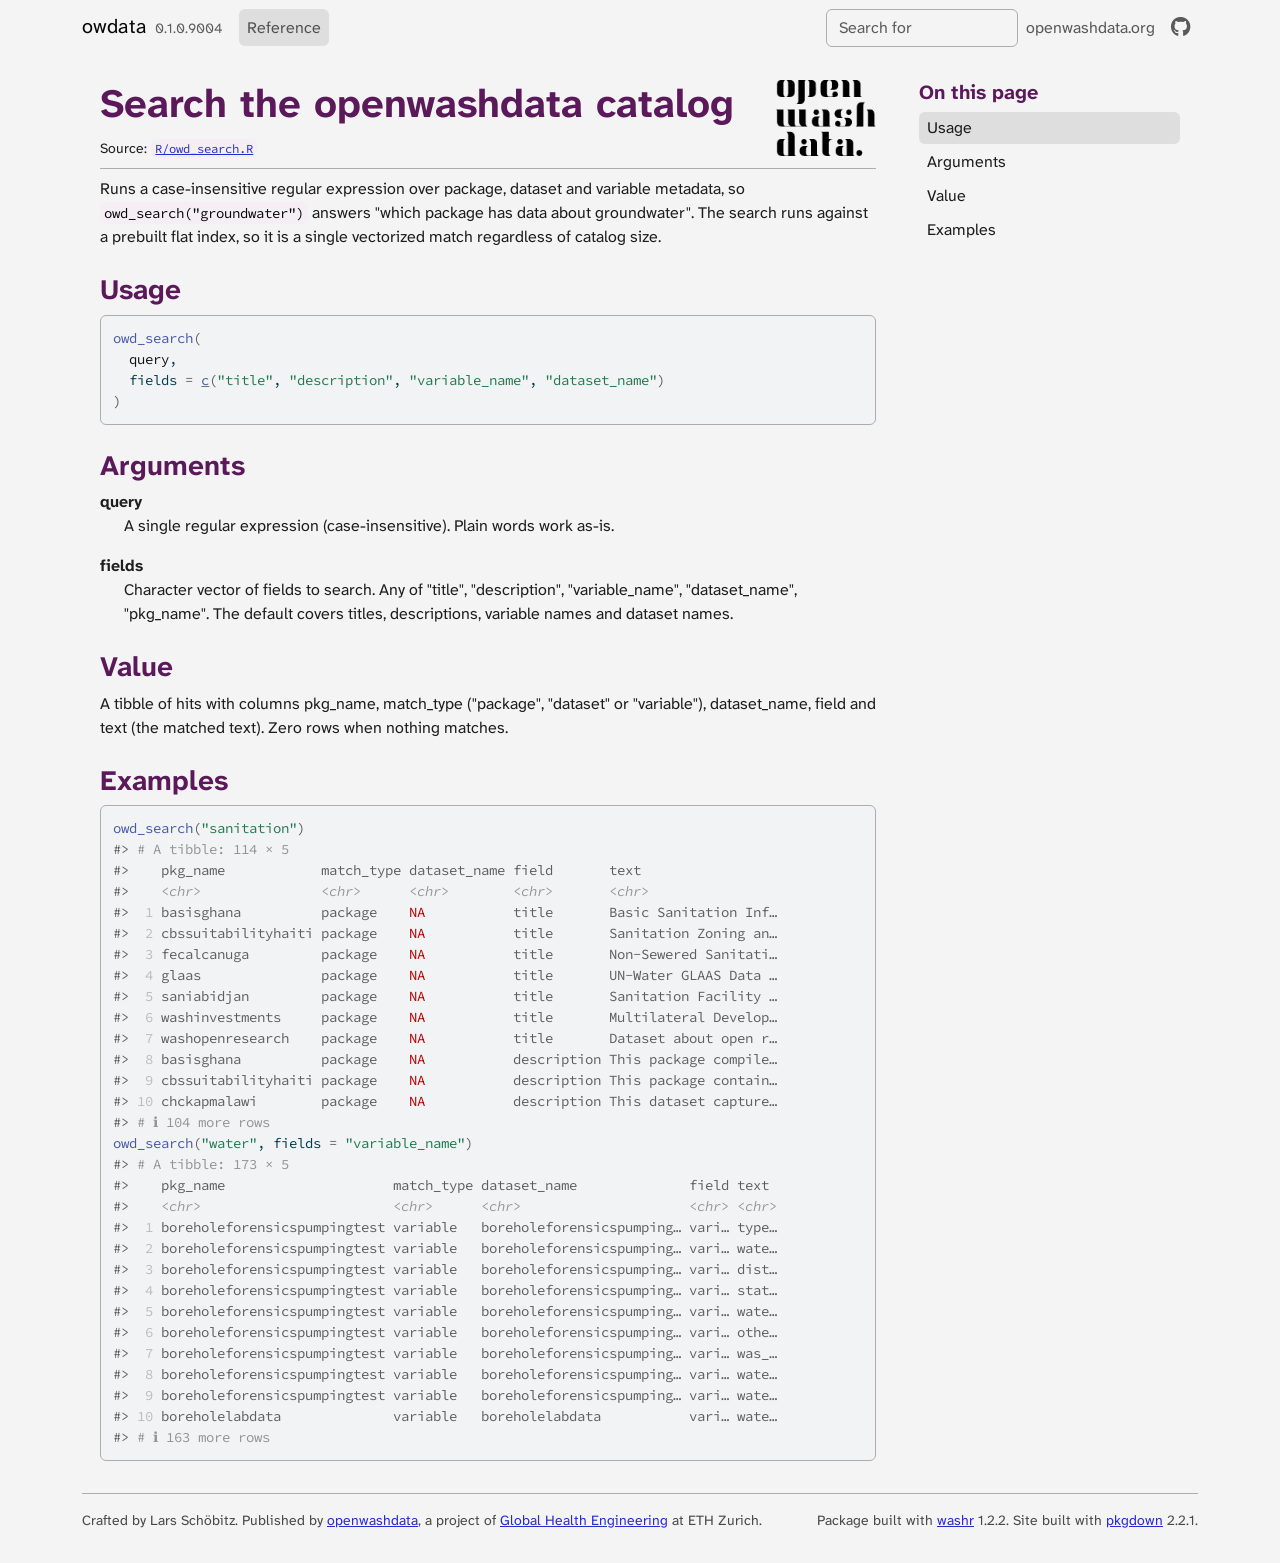
<file: reference/owd_search.html>
<!DOCTYPE html>
<!-- Generated by pkgdown: do not edit by hand --><html lang="en-GB"><head><meta charset="UTF-8"><meta http-equiv="X-UA-Compatible" content="IE=edge"><meta name="viewport" content="width=device-width, initial-scale=1, shrink-to-fit=no"><title>Search the openwashdata catalog — owd_search • owdata</title><script src="../deps/jquery-3.6.0/jquery-3.6.0.min.js"></script><meta name="viewport" content="width=device-width, initial-scale=1, shrink-to-fit=no"><link href="../deps/bootstrap-5.3.8/bootstrap.min.css" rel="stylesheet"><script src="../deps/bootstrap-5.3.8/bootstrap.bundle.min.js"></script><link href="../deps/Atkinson_Hyperlegible_Next-0.5.0/font.css" rel="stylesheet"><link href="../deps/Source_Code_Pro-0.5.0/font.css" rel="stylesheet"><link href="../deps/font-awesome-6.5.2/css/all.min.css" rel="stylesheet"><link href="../deps/font-awesome-6.5.2/css/v4-shims.min.css" rel="stylesheet"><script src="../deps/headroom-0.11.0/headroom.min.js"></script><script src="../deps/headroom-0.11.0/jQuery.headroom.min.js"></script><script src="../deps/bootstrap-toc-1.0.1/bootstrap-toc.min.js"></script><script src="../deps/clipboard.js-2.0.11/clipboard.min.js"></script><script src="../deps/search-1.0.0/autocomplete.jquery.min.js"></script><script src="../deps/search-1.0.0/fuse.min.js"></script><script src="../deps/search-1.0.0/mark.min.js"></script><!-- pkgdown --><script src="../pkgdown.js"></script><link href="../extra.css" rel="stylesheet"><meta property="og:title" content="Search the openwashdata catalog — owd_search"><meta name="description" content="Runs a case-insensitive regular expression over package, dataset and
variable metadata, so owd_search(&quot;groundwater&quot;) answers &quot;which
package has data about groundwater&quot;. The search runs against a
prebuilt flat index, so it is a single vectorized match regardless of
catalog size."><meta property="og:description" content="Runs a case-insensitive regular expression over package, dataset and
variable metadata, so owd_search(&quot;groundwater&quot;) answers &quot;which
package has data about groundwater&quot;. The search runs against a
prebuilt flat index, so it is a single vectorized match regardless of
catalog size."><meta property="og:image" content="https://raw.githubusercontent.com/openwashdata/brand/v1.1.0/assets/social-preview.png"><meta property="og:image:alt" content="openwashdata, social preview image"><script defer data-domain="openwashdata.github.io" src="https://plausible.io/js/script.js"></script></head><body>
    <a href="#main" class="visually-hidden-focusable">Skip to contents</a>


    <nav class="navbar navbar-expand-lg fixed-top bg-light" data-bs-theme="light" aria-label="Site navigation"><div class="container">

    <a class="navbar-brand me-2" href="../index.html">owdata</a>

    <small class="nav-text text-muted me-auto" data-bs-toggle="tooltip" data-bs-placement="bottom" title="">0.1.0.9004</small>


    <button class="navbar-toggler" type="button" data-bs-toggle="collapse" data-bs-target="#navbar" aria-controls="navbar" aria-expanded="false" aria-label="Toggle navigation">
      <span class="navbar-toggler-icon"></span>
    </button>

    <div id="navbar" class="collapse navbar-collapse ms-3">
      <ul class="navbar-nav me-auto"><li class="active nav-item"><a class="nav-link" href="../reference/index.html">Reference</a></li>
      </ul><ul class="navbar-nav"><li class="nav-item"><form class="form-inline" role="search">
 <input class="form-control" type="search" name="search-input" id="search-input" autocomplete="off" aria-label="Search site" placeholder="Search for" data-search-index="../search.json"></form></li>
<li class="nav-item"><a class="external-link nav-link" href="https://openwashdata.org" aria-label="openwashdata website">openwashdata.org</a></li>
<li class="nav-item"><a class="external-link nav-link" href="https://github.com/openwashdata/owdata/" aria-label="GitHub"><span class="fa fab fa-github fa-lg"></span></a></li>
      </ul></div>


  </div>
</nav><div class="container template-reference-topic">
<div class="row">
  <main id="main" class="col-md-9"><div class="page-header">
      <img src="../logo.png" class="logo" alt=""><h1>Search the openwashdata catalog</h1>
      <small class="dont-index">Source: <a href="https://github.com/openwashdata/owdata/blob/main/R/owd_search.R" class="external-link"><code>R/owd_search.R</code></a></small>
      <div class="d-none name"><code>owd_search.Rd</code></div>
    </div>

    <div class="ref-description section level2">
    <p>Runs a case-insensitive regular expression over package, dataset and
variable metadata, so <code>owd_search("groundwater")</code> answers "which
package has data about groundwater". The search runs against a
prebuilt flat index, so it is a single vectorized match regardless of
catalog size.</p>
    </div>

    <div class="section level2">
    <h2 id="ref-usage">Usage<a class="anchor" aria-label="anchor" href="#ref-usage"></a></h2>
    <div class="sourceCode"><pre class="sourceCode r"><code><span><span class="fu">owd_search</span><span class="op">(</span></span>
<span>  <span class="va">query</span>,</span>
<span>  fields <span class="op">=</span> <span class="fu"><a href="https://rdrr.io/r/base/c.html" class="external-link">c</a></span><span class="op">(</span><span class="st">"title"</span>, <span class="st">"description"</span>, <span class="st">"variable_name"</span>, <span class="st">"dataset_name"</span><span class="op">)</span></span>
<span><span class="op">)</span></span></code></pre></div>
    </div>

    <div class="section level2">
    <h2 id="arguments">Arguments<a class="anchor" aria-label="anchor" href="#arguments"></a></h2>


<dl><dt id="arg-query">query<a class="anchor" aria-label="anchor" href="#arg-query"></a></dt>
<dd><p>A single regular expression (case-insensitive). Plain
words work as-is.</p></dd>


<dt id="arg-fields">fields<a class="anchor" aria-label="anchor" href="#arg-fields"></a></dt>
<dd><p>Character vector of fields to search. Any of "title",
"description", "variable_name", "dataset_name", "pkg_name". The
default covers titles, descriptions, variable names and dataset
names.</p></dd>

</dl></div>
    <div class="section level2">
    <h2 id="value">Value<a class="anchor" aria-label="anchor" href="#value"></a></h2>
    <p>A tibble of hits with columns pkg_name, match_type ("package",
"dataset" or "variable"), dataset_name, field and text (the matched
text). Zero rows when nothing matches.</p>
    </div>

    <div class="section level2">
    <h2 id="ref-examples">Examples<a class="anchor" aria-label="anchor" href="#ref-examples"></a></h2>
    <div class="sourceCode"><pre class="sourceCode r"><code><span class="r-in"><span><span class="fu">owd_search</span><span class="op">(</span><span class="st">"sanitation"</span><span class="op">)</span></span></span>
<span class="r-out co"><span class="r-pr">#&gt;</span> <span style="color: #949494;"># A tibble: 114 × 5</span></span>
<span class="r-out co"><span class="r-pr">#&gt;</span>    pkg_name            match_type dataset_name field       text                 </span>
<span class="r-out co"><span class="r-pr">#&gt;</span>    <span style="color: #949494; font-style: italic;">&lt;chr&gt;</span>               <span style="color: #949494; font-style: italic;">&lt;chr&gt;</span>      <span style="color: #949494; font-style: italic;">&lt;chr&gt;</span>        <span style="color: #949494; font-style: italic;">&lt;chr&gt;</span>       <span style="color: #949494; font-style: italic;">&lt;chr&gt;</span>                </span>
<span class="r-out co"><span class="r-pr">#&gt;</span> <span style="color: #BCBCBC;"> 1</span> basisghana          package    <span style="color: #BB0000;">NA</span>           title       Basic Sanitation Inf…</span>
<span class="r-out co"><span class="r-pr">#&gt;</span> <span style="color: #BCBCBC;"> 2</span> cbssuitabilityhaiti package    <span style="color: #BB0000;">NA</span>           title       Sanitation Zoning an…</span>
<span class="r-out co"><span class="r-pr">#&gt;</span> <span style="color: #BCBCBC;"> 3</span> fecalcanuga         package    <span style="color: #BB0000;">NA</span>           title       Non-Sewered Sanitati…</span>
<span class="r-out co"><span class="r-pr">#&gt;</span> <span style="color: #BCBCBC;"> 4</span> glaas               package    <span style="color: #BB0000;">NA</span>           title       UN-Water GLAAS Data …</span>
<span class="r-out co"><span class="r-pr">#&gt;</span> <span style="color: #BCBCBC;"> 5</span> saniabidjan         package    <span style="color: #BB0000;">NA</span>           title       Sanitation Facility …</span>
<span class="r-out co"><span class="r-pr">#&gt;</span> <span style="color: #BCBCBC;"> 6</span> washinvestments     package    <span style="color: #BB0000;">NA</span>           title       Multilateral Develop…</span>
<span class="r-out co"><span class="r-pr">#&gt;</span> <span style="color: #BCBCBC;"> 7</span> washopenresearch    package    <span style="color: #BB0000;">NA</span>           title       Dataset about open r…</span>
<span class="r-out co"><span class="r-pr">#&gt;</span> <span style="color: #BCBCBC;"> 8</span> basisghana          package    <span style="color: #BB0000;">NA</span>           description This package compile…</span>
<span class="r-out co"><span class="r-pr">#&gt;</span> <span style="color: #BCBCBC;"> 9</span> cbssuitabilityhaiti package    <span style="color: #BB0000;">NA</span>           description This package contain…</span>
<span class="r-out co"><span class="r-pr">#&gt;</span> <span style="color: #BCBCBC;">10</span> chckapmalawi        package    <span style="color: #BB0000;">NA</span>           description This dataset capture…</span>
<span class="r-out co"><span class="r-pr">#&gt;</span> <span style="color: #949494;"># ℹ 104 more rows</span></span>
<span class="r-in"><span><span class="fu">owd_search</span><span class="op">(</span><span class="st">"water"</span>, fields <span class="op">=</span> <span class="st">"variable_name"</span><span class="op">)</span></span></span>
<span class="r-out co"><span class="r-pr">#&gt;</span> <span style="color: #949494;"># A tibble: 173 × 5</span></span>
<span class="r-out co"><span class="r-pr">#&gt;</span>    pkg_name                     match_type dataset_name              field text </span>
<span class="r-out co"><span class="r-pr">#&gt;</span>    <span style="color: #949494; font-style: italic;">&lt;chr&gt;</span>                        <span style="color: #949494; font-style: italic;">&lt;chr&gt;</span>      <span style="color: #949494; font-style: italic;">&lt;chr&gt;</span>                     <span style="color: #949494; font-style: italic;">&lt;chr&gt;</span> <span style="color: #949494; font-style: italic;">&lt;chr&gt;</span></span>
<span class="r-out co"><span class="r-pr">#&gt;</span> <span style="color: #BCBCBC;"> 1</span> boreholeforensicspumpingtest variable   boreholeforensicspumping… vari… type…</span>
<span class="r-out co"><span class="r-pr">#&gt;</span> <span style="color: #BCBCBC;"> 2</span> boreholeforensicspumpingtest variable   boreholeforensicspumping… vari… wate…</span>
<span class="r-out co"><span class="r-pr">#&gt;</span> <span style="color: #BCBCBC;"> 3</span> boreholeforensicspumpingtest variable   boreholeforensicspumping… vari… dist…</span>
<span class="r-out co"><span class="r-pr">#&gt;</span> <span style="color: #BCBCBC;"> 4</span> boreholeforensicspumpingtest variable   boreholeforensicspumping… vari… stat…</span>
<span class="r-out co"><span class="r-pr">#&gt;</span> <span style="color: #BCBCBC;"> 5</span> boreholeforensicspumpingtest variable   boreholeforensicspumping… vari… wate…</span>
<span class="r-out co"><span class="r-pr">#&gt;</span> <span style="color: #BCBCBC;"> 6</span> boreholeforensicspumpingtest variable   boreholeforensicspumping… vari… othe…</span>
<span class="r-out co"><span class="r-pr">#&gt;</span> <span style="color: #BCBCBC;"> 7</span> boreholeforensicspumpingtest variable   boreholeforensicspumping… vari… was_…</span>
<span class="r-out co"><span class="r-pr">#&gt;</span> <span style="color: #BCBCBC;"> 8</span> boreholeforensicspumpingtest variable   boreholeforensicspumping… vari… wate…</span>
<span class="r-out co"><span class="r-pr">#&gt;</span> <span style="color: #BCBCBC;"> 9</span> boreholeforensicspumpingtest variable   boreholeforensicspumping… vari… wate…</span>
<span class="r-out co"><span class="r-pr">#&gt;</span> <span style="color: #BCBCBC;">10</span> boreholelabdata              variable   boreholelabdata           vari… wate…</span>
<span class="r-out co"><span class="r-pr">#&gt;</span> <span style="color: #949494;"># ℹ 163 more rows</span></span>
</code></pre></div>
    </div>
  </main><aside class="col-md-3"><nav id="toc" aria-label="Table of contents"><h2>On this page</h2>
    </nav></aside></div>


    <footer><div class="pkgdown-footer-left">
  <p>Crafted by Lars Schöbitz. Published by <a href="https://openwashdata.org" class="external-link">openwashdata</a>, a project of <a href="https://ghe.ethz.ch/" class="external-link">Global Health Engineering</a> at ETH Zurich.</p>
</div>

<div class="pkgdown-footer-right">
  <p>Package built with <a href="https://openwashdata.github.io/washr/" class="external-link">washr</a> 1.2.2. Site built with <a href="https://pkgdown.r-lib.org/" class="external-link">pkgdown</a> 2.2.1.</p>
</div>

    </footer></div>





  </body></html>
</file>
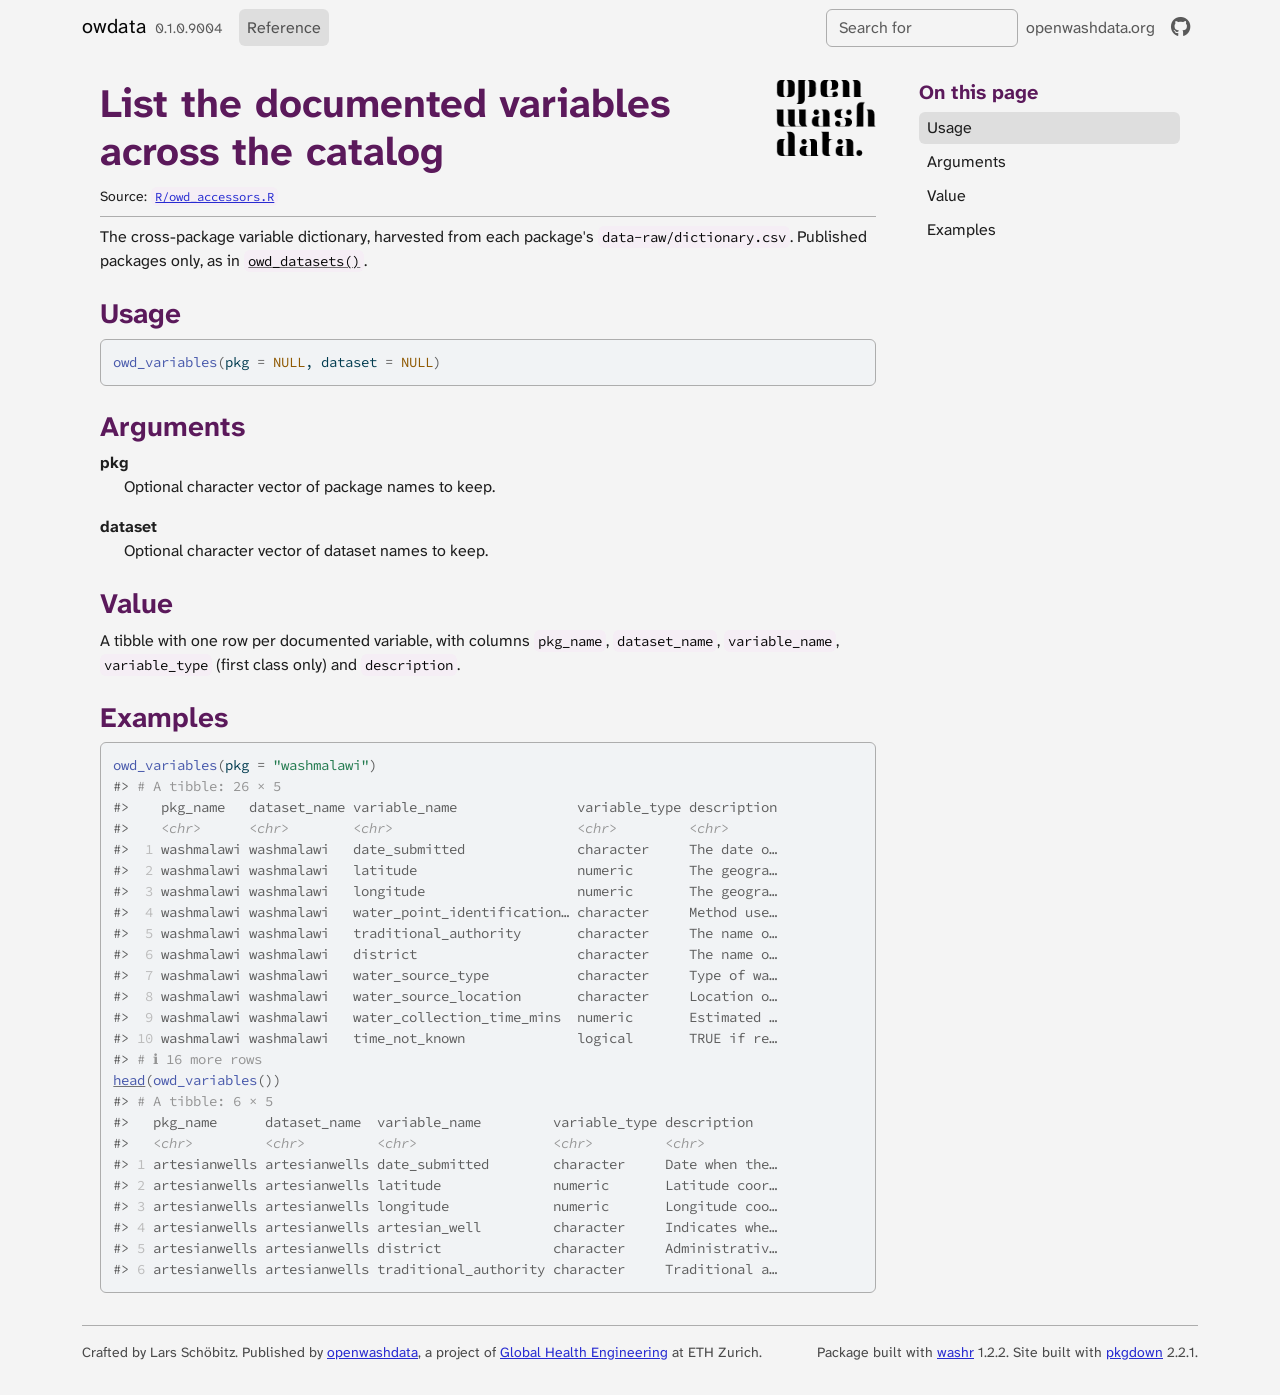
<file: reference/owd_variables.html>
<!DOCTYPE html>
<!-- Generated by pkgdown: do not edit by hand --><html lang="en-GB"><head><meta charset="UTF-8"><meta http-equiv="X-UA-Compatible" content="IE=edge"><meta name="viewport" content="width=device-width, initial-scale=1, shrink-to-fit=no"><title>List the documented variables across the catalog — owd_variables • owdata</title><script src="../deps/jquery-3.6.0/jquery-3.6.0.min.js"></script><meta name="viewport" content="width=device-width, initial-scale=1, shrink-to-fit=no"><link href="../deps/bootstrap-5.3.8/bootstrap.min.css" rel="stylesheet"><script src="../deps/bootstrap-5.3.8/bootstrap.bundle.min.js"></script><link href="../deps/Atkinson_Hyperlegible_Next-0.5.0/font.css" rel="stylesheet"><link href="../deps/Source_Code_Pro-0.5.0/font.css" rel="stylesheet"><link href="../deps/font-awesome-6.5.2/css/all.min.css" rel="stylesheet"><link href="../deps/font-awesome-6.5.2/css/v4-shims.min.css" rel="stylesheet"><script src="../deps/headroom-0.11.0/headroom.min.js"></script><script src="../deps/headroom-0.11.0/jQuery.headroom.min.js"></script><script src="../deps/bootstrap-toc-1.0.1/bootstrap-toc.min.js"></script><script src="../deps/clipboard.js-2.0.11/clipboard.min.js"></script><script src="../deps/search-1.0.0/autocomplete.jquery.min.js"></script><script src="../deps/search-1.0.0/fuse.min.js"></script><script src="../deps/search-1.0.0/mark.min.js"></script><!-- pkgdown --><script src="../pkgdown.js"></script><link href="../extra.css" rel="stylesheet"><meta property="og:title" content="List the documented variables across the catalog — owd_variables"><meta name="description" content="The cross-package variable dictionary, harvested from each package's
data-raw/dictionary.csv. Published packages only, as in
owd_datasets()."><meta property="og:description" content="The cross-package variable dictionary, harvested from each package's
data-raw/dictionary.csv. Published packages only, as in
owd_datasets()."><meta property="og:image" content="https://raw.githubusercontent.com/openwashdata/brand/v1.1.0/assets/social-preview.png"><meta property="og:image:alt" content="openwashdata, social preview image"><script defer data-domain="openwashdata.github.io" src="https://plausible.io/js/script.js"></script></head><body>
    <a href="#main" class="visually-hidden-focusable">Skip to contents</a>


    <nav class="navbar navbar-expand-lg fixed-top bg-light" data-bs-theme="light" aria-label="Site navigation"><div class="container">

    <a class="navbar-brand me-2" href="../index.html">owdata</a>

    <small class="nav-text text-muted me-auto" data-bs-toggle="tooltip" data-bs-placement="bottom" title="">0.1.0.9004</small>


    <button class="navbar-toggler" type="button" data-bs-toggle="collapse" data-bs-target="#navbar" aria-controls="navbar" aria-expanded="false" aria-label="Toggle navigation">
      <span class="navbar-toggler-icon"></span>
    </button>

    <div id="navbar" class="collapse navbar-collapse ms-3">
      <ul class="navbar-nav me-auto"><li class="active nav-item"><a class="nav-link" href="../reference/index.html">Reference</a></li>
      </ul><ul class="navbar-nav"><li class="nav-item"><form class="form-inline" role="search">
 <input class="form-control" type="search" name="search-input" id="search-input" autocomplete="off" aria-label="Search site" placeholder="Search for" data-search-index="../search.json"></form></li>
<li class="nav-item"><a class="external-link nav-link" href="https://openwashdata.org" aria-label="openwashdata website">openwashdata.org</a></li>
<li class="nav-item"><a class="external-link nav-link" href="https://github.com/openwashdata/owdata/" aria-label="GitHub"><span class="fa fab fa-github fa-lg"></span></a></li>
      </ul></div>


  </div>
</nav><div class="container template-reference-topic">
<div class="row">
  <main id="main" class="col-md-9"><div class="page-header">
      <img src="../logo.png" class="logo" alt=""><h1>List the documented variables across the catalog</h1>
      <small class="dont-index">Source: <a href="https://github.com/openwashdata/owdata/blob/main/R/owd_accessors.R" class="external-link"><code>R/owd_accessors.R</code></a></small>
      <div class="d-none name"><code>owd_variables.Rd</code></div>
    </div>

    <div class="ref-description section level2">
    <p>The cross-package variable dictionary, harvested from each package's
<code>data-raw/dictionary.csv</code>. Published packages only, as in
<code><a href="owd_datasets.html">owd_datasets()</a></code>.</p>
    </div>

    <div class="section level2">
    <h2 id="ref-usage">Usage<a class="anchor" aria-label="anchor" href="#ref-usage"></a></h2>
    <div class="sourceCode"><pre class="sourceCode r"><code><span><span class="fu">owd_variables</span><span class="op">(</span>pkg <span class="op">=</span> <span class="cn">NULL</span>, dataset <span class="op">=</span> <span class="cn">NULL</span><span class="op">)</span></span></code></pre></div>
    </div>

    <div class="section level2">
    <h2 id="arguments">Arguments<a class="anchor" aria-label="anchor" href="#arguments"></a></h2>


<dl><dt id="arg-pkg">pkg<a class="anchor" aria-label="anchor" href="#arg-pkg"></a></dt>
<dd><p>Optional character vector of package names to keep.</p></dd>


<dt id="arg-dataset">dataset<a class="anchor" aria-label="anchor" href="#arg-dataset"></a></dt>
<dd><p>Optional character vector of dataset names to keep.</p></dd>

</dl></div>
    <div class="section level2">
    <h2 id="value">Value<a class="anchor" aria-label="anchor" href="#value"></a></h2>
    <p>A tibble with one row per documented variable, with columns
<code>pkg_name</code>, <code>dataset_name</code>, <code>variable_name</code>, <code>variable_type</code> (first
class only) and <code>description</code>.</p>
    </div>

    <div class="section level2">
    <h2 id="ref-examples">Examples<a class="anchor" aria-label="anchor" href="#ref-examples"></a></h2>
    <div class="sourceCode"><pre class="sourceCode r"><code><span class="r-in"><span><span class="fu">owd_variables</span><span class="op">(</span>pkg <span class="op">=</span> <span class="st">"washmalawi"</span><span class="op">)</span></span></span>
<span class="r-out co"><span class="r-pr">#&gt;</span> <span style="color: #949494;"># A tibble: 26 × 5</span></span>
<span class="r-out co"><span class="r-pr">#&gt;</span>    pkg_name   dataset_name variable_name               variable_type description</span>
<span class="r-out co"><span class="r-pr">#&gt;</span>    <span style="color: #949494; font-style: italic;">&lt;chr&gt;</span>      <span style="color: #949494; font-style: italic;">&lt;chr&gt;</span>        <span style="color: #949494; font-style: italic;">&lt;chr&gt;</span>                       <span style="color: #949494; font-style: italic;">&lt;chr&gt;</span>         <span style="color: #949494; font-style: italic;">&lt;chr&gt;</span>      </span>
<span class="r-out co"><span class="r-pr">#&gt;</span> <span style="color: #BCBCBC;"> 1</span> washmalawi washmalawi   date_submitted              character     The date o…</span>
<span class="r-out co"><span class="r-pr">#&gt;</span> <span style="color: #BCBCBC;"> 2</span> washmalawi washmalawi   latitude                    numeric       The geogra…</span>
<span class="r-out co"><span class="r-pr">#&gt;</span> <span style="color: #BCBCBC;"> 3</span> washmalawi washmalawi   longitude                   numeric       The geogra…</span>
<span class="r-out co"><span class="r-pr">#&gt;</span> <span style="color: #BCBCBC;"> 4</span> washmalawi washmalawi   water_point_identification… character     Method use…</span>
<span class="r-out co"><span class="r-pr">#&gt;</span> <span style="color: #BCBCBC;"> 5</span> washmalawi washmalawi   traditional_authority       character     The name o…</span>
<span class="r-out co"><span class="r-pr">#&gt;</span> <span style="color: #BCBCBC;"> 6</span> washmalawi washmalawi   district                    character     The name o…</span>
<span class="r-out co"><span class="r-pr">#&gt;</span> <span style="color: #BCBCBC;"> 7</span> washmalawi washmalawi   water_source_type           character     Type of wa…</span>
<span class="r-out co"><span class="r-pr">#&gt;</span> <span style="color: #BCBCBC;"> 8</span> washmalawi washmalawi   water_source_location       character     Location o…</span>
<span class="r-out co"><span class="r-pr">#&gt;</span> <span style="color: #BCBCBC;"> 9</span> washmalawi washmalawi   water_collection_time_mins  numeric       Estimated …</span>
<span class="r-out co"><span class="r-pr">#&gt;</span> <span style="color: #BCBCBC;">10</span> washmalawi washmalawi   time_not_known              logical       TRUE if re…</span>
<span class="r-out co"><span class="r-pr">#&gt;</span> <span style="color: #949494;"># ℹ 16 more rows</span></span>
<span class="r-in"><span><span class="fu"><a href="https://rdrr.io/r/utils/head.html" class="external-link">head</a></span><span class="op">(</span><span class="fu">owd_variables</span><span class="op">(</span><span class="op">)</span><span class="op">)</span></span></span>
<span class="r-out co"><span class="r-pr">#&gt;</span> <span style="color: #949494;"># A tibble: 6 × 5</span></span>
<span class="r-out co"><span class="r-pr">#&gt;</span>   pkg_name      dataset_name  variable_name         variable_type description   </span>
<span class="r-out co"><span class="r-pr">#&gt;</span>   <span style="color: #949494; font-style: italic;">&lt;chr&gt;</span>         <span style="color: #949494; font-style: italic;">&lt;chr&gt;</span>         <span style="color: #949494; font-style: italic;">&lt;chr&gt;</span>                 <span style="color: #949494; font-style: italic;">&lt;chr&gt;</span>         <span style="color: #949494; font-style: italic;">&lt;chr&gt;</span>         </span>
<span class="r-out co"><span class="r-pr">#&gt;</span> <span style="color: #BCBCBC;">1</span> artesianwells artesianwells date_submitted        character     Date when the…</span>
<span class="r-out co"><span class="r-pr">#&gt;</span> <span style="color: #BCBCBC;">2</span> artesianwells artesianwells latitude              numeric       Latitude coor…</span>
<span class="r-out co"><span class="r-pr">#&gt;</span> <span style="color: #BCBCBC;">3</span> artesianwells artesianwells longitude             numeric       Longitude coo…</span>
<span class="r-out co"><span class="r-pr">#&gt;</span> <span style="color: #BCBCBC;">4</span> artesianwells artesianwells artesian_well         character     Indicates whe…</span>
<span class="r-out co"><span class="r-pr">#&gt;</span> <span style="color: #BCBCBC;">5</span> artesianwells artesianwells district              character     Administrativ…</span>
<span class="r-out co"><span class="r-pr">#&gt;</span> <span style="color: #BCBCBC;">6</span> artesianwells artesianwells traditional_authority character     Traditional a…</span>
</code></pre></div>
    </div>
  </main><aside class="col-md-3"><nav id="toc" aria-label="Table of contents"><h2>On this page</h2>
    </nav></aside></div>


    <footer><div class="pkgdown-footer-left">
  <p>Crafted by Lars Schöbitz. Published by <a href="https://openwashdata.org" class="external-link">openwashdata</a>, a project of <a href="https://ghe.ethz.ch/" class="external-link">Global Health Engineering</a> at ETH Zurich.</p>
</div>

<div class="pkgdown-footer-right">
  <p>Package built with <a href="https://openwashdata.github.io/washr/" class="external-link">washr</a> 1.2.2. Site built with <a href="https://pkgdown.r-lib.org/" class="external-link">pkgdown</a> 2.2.1.</p>
</div>

    </footer></div>





  </body></html>
</file>
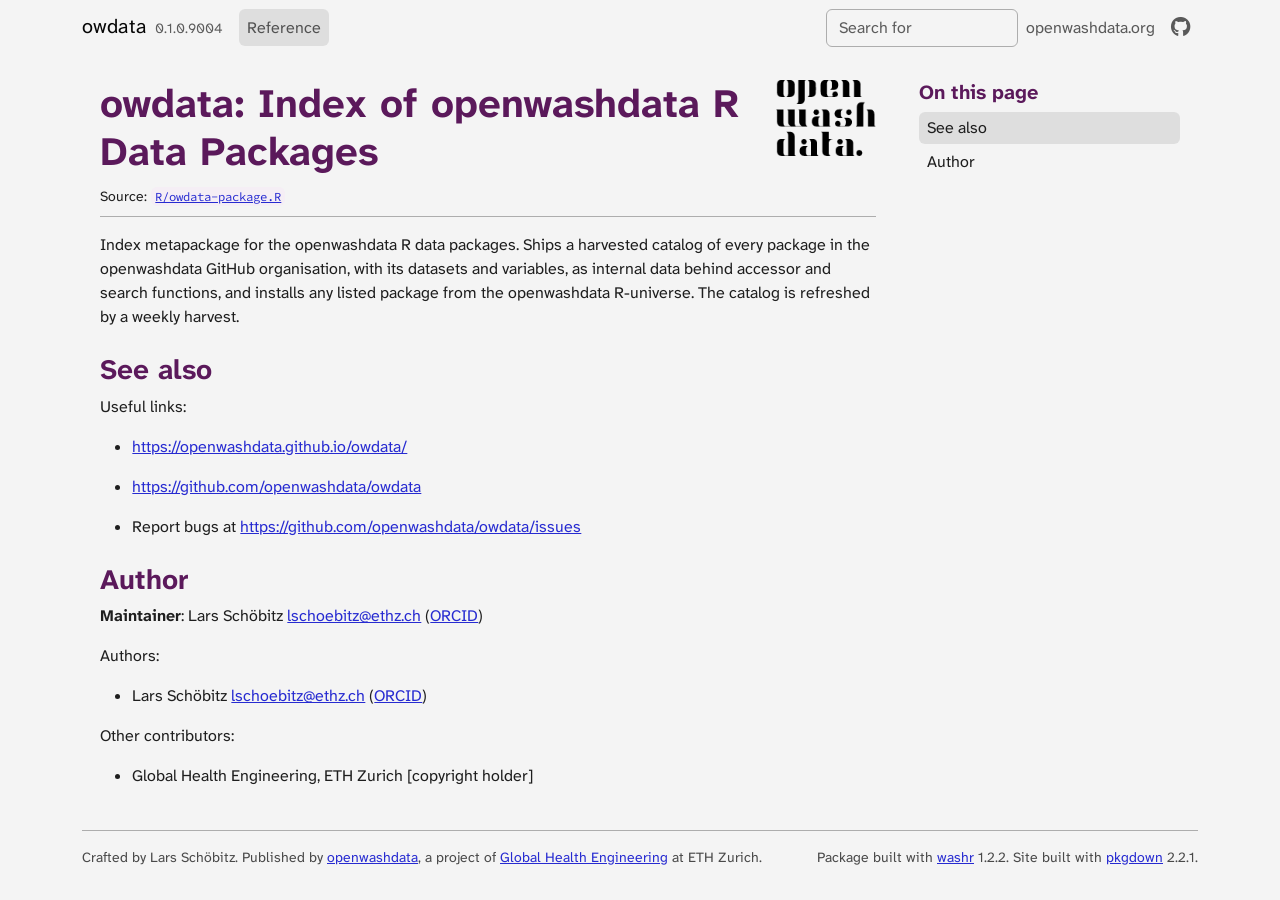
<file: reference/owdata-package.html>
<!DOCTYPE html>
<!-- Generated by pkgdown: do not edit by hand --><html lang="en-GB"><head><meta charset="UTF-8"><meta http-equiv="X-UA-Compatible" content="IE=edge"><meta name="viewport" content="width=device-width, initial-scale=1, shrink-to-fit=no"><title>owdata: Index of openwashdata R Data Packages — owdata-package • owdata</title><script src="../deps/jquery-3.6.0/jquery-3.6.0.min.js"></script><meta name="viewport" content="width=device-width, initial-scale=1, shrink-to-fit=no"><link href="../deps/bootstrap-5.3.8/bootstrap.min.css" rel="stylesheet"><script src="../deps/bootstrap-5.3.8/bootstrap.bundle.min.js"></script><link href="../deps/Atkinson_Hyperlegible_Next-0.5.0/font.css" rel="stylesheet"><link href="../deps/Source_Code_Pro-0.5.0/font.css" rel="stylesheet"><link href="../deps/font-awesome-6.5.2/css/all.min.css" rel="stylesheet"><link href="../deps/font-awesome-6.5.2/css/v4-shims.min.css" rel="stylesheet"><script src="../deps/headroom-0.11.0/headroom.min.js"></script><script src="../deps/headroom-0.11.0/jQuery.headroom.min.js"></script><script src="../deps/bootstrap-toc-1.0.1/bootstrap-toc.min.js"></script><script src="../deps/clipboard.js-2.0.11/clipboard.min.js"></script><script src="../deps/search-1.0.0/autocomplete.jquery.min.js"></script><script src="../deps/search-1.0.0/fuse.min.js"></script><script src="../deps/search-1.0.0/mark.min.js"></script><!-- pkgdown --><script src="../pkgdown.js"></script><link href="../extra.css" rel="stylesheet"><meta property="og:title" content="owdata: Index of openwashdata R Data Packages — owdata-package"><meta name="description" content="
Index metapackage for the openwashdata R data packages. Ships a harvested catalog of every package in the openwashdata GitHub organisation, with its datasets and variables, as internal data behind accessor and search functions, and installs any listed package from the openwashdata R-universe. The catalog is refreshed by a weekly harvest."><meta property="og:description" content="
Index metapackage for the openwashdata R data packages. Ships a harvested catalog of every package in the openwashdata GitHub organisation, with its datasets and variables, as internal data behind accessor and search functions, and installs any listed package from the openwashdata R-universe. The catalog is refreshed by a weekly harvest."><meta property="og:image" content="https://raw.githubusercontent.com/openwashdata/brand/v1.1.0/assets/social-preview.png"><meta property="og:image:alt" content="openwashdata, social preview image"><script defer data-domain="openwashdata.github.io" src="https://plausible.io/js/script.js"></script></head><body>
    <a href="#main" class="visually-hidden-focusable">Skip to contents</a>


    <nav class="navbar navbar-expand-lg fixed-top bg-light" data-bs-theme="light" aria-label="Site navigation"><div class="container">

    <a class="navbar-brand me-2" href="../index.html">owdata</a>

    <small class="nav-text text-muted me-auto" data-bs-toggle="tooltip" data-bs-placement="bottom" title="">0.1.0.9004</small>


    <button class="navbar-toggler" type="button" data-bs-toggle="collapse" data-bs-target="#navbar" aria-controls="navbar" aria-expanded="false" aria-label="Toggle navigation">
      <span class="navbar-toggler-icon"></span>
    </button>

    <div id="navbar" class="collapse navbar-collapse ms-3">
      <ul class="navbar-nav me-auto"><li class="active nav-item"><a class="nav-link" href="../reference/index.html">Reference</a></li>
      </ul><ul class="navbar-nav"><li class="nav-item"><form class="form-inline" role="search">
 <input class="form-control" type="search" name="search-input" id="search-input" autocomplete="off" aria-label="Search site" placeholder="Search for" data-search-index="../search.json"></form></li>
<li class="nav-item"><a class="external-link nav-link" href="https://openwashdata.org" aria-label="openwashdata website">openwashdata.org</a></li>
<li class="nav-item"><a class="external-link nav-link" href="https://github.com/openwashdata/owdata/" aria-label="GitHub"><span class="fa fab fa-github fa-lg"></span></a></li>
      </ul></div>


  </div>
</nav><div class="container template-reference-topic">
<div class="row">
  <main id="main" class="col-md-9"><div class="page-header">
      <img src="../logo.png" class="logo" alt=""><h1>owdata: Index of openwashdata R Data Packages</h1>
      <small class="dont-index">Source: <a href="https://github.com/openwashdata/owdata/blob/main/R/owdata-package.R" class="external-link"><code>R/owdata-package.R</code></a></small>
      <div class="d-none name"><code>owdata-package.Rd</code></div>
    </div>

    <div class="ref-description section level2">
    <p></p>
<p>Index metapackage for the openwashdata R data packages. Ships a harvested catalog of every package in the openwashdata GitHub organisation, with its datasets and variables, as internal data behind accessor and search functions, and installs any listed package from the openwashdata R-universe. The catalog is refreshed by a weekly harvest.</p>
    </div>


    <div class="section level2">
    <h2 id="see-also">See also<a class="anchor" aria-label="anchor" href="#see-also"></a></h2>
    <div class="dont-index"><p>Useful links:</p><ul><li><p><a href="https://openwashdata.github.io/owdata/">https://openwashdata.github.io/owdata/</a></p></li>
<li><p><a href="https://github.com/openwashdata/owdata" class="external-link">https://github.com/openwashdata/owdata</a></p></li>
<li><p>Report bugs at <a href="https://github.com/openwashdata/owdata/issues" class="external-link">https://github.com/openwashdata/owdata/issues</a></p></li>
</ul></div>
    </div>
    <div class="section level2">
    <h2 id="author">Author<a class="anchor" aria-label="anchor" href="#author"></a></h2>
    <p><strong>Maintainer</strong>: Lars Schöbitz <a href="mailto:lschoebitz@ethz.ch">lschoebitz@ethz.ch</a> (<a href="https://orcid.org/0000-0003-2196-5015" class="external-link">ORCID</a>)</p>
<p>Authors:</p><ul><li><p>Lars Schöbitz <a href="mailto:lschoebitz@ethz.ch">lschoebitz@ethz.ch</a> (<a href="https://orcid.org/0000-0003-2196-5015" class="external-link">ORCID</a>)</p></li>
</ul><p>Other contributors:</p><ul><li><p>Global Health Engineering, ETH Zurich [copyright holder]</p></li>
</ul></div>

  </main><aside class="col-md-3"><nav id="toc" aria-label="Table of contents"><h2>On this page</h2>
    </nav></aside></div>


    <footer><div class="pkgdown-footer-left">
  <p>Crafted by Lars Schöbitz. Published by <a href="https://openwashdata.org" class="external-link">openwashdata</a>, a project of <a href="https://ghe.ethz.ch/" class="external-link">Global Health Engineering</a> at ETH Zurich.</p>
</div>

<div class="pkgdown-footer-right">
  <p>Package built with <a href="https://openwashdata.github.io/washr/" class="external-link">washr</a> 1.2.2. Site built with <a href="https://pkgdown.r-lib.org/" class="external-link">pkgdown</a> 2.2.1.</p>
</div>

    </footer></div>





  </body></html>
</file>
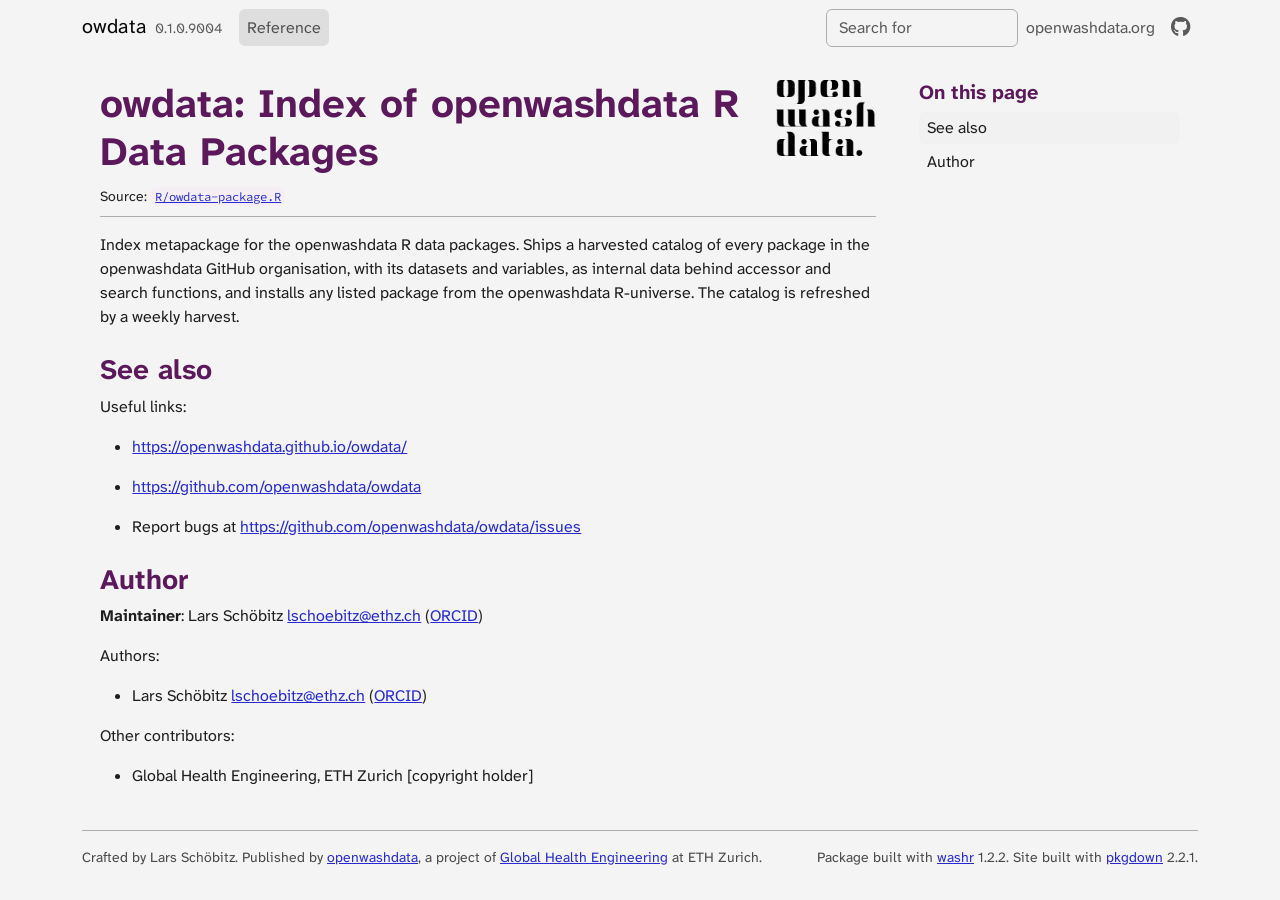
<file: reference/owdata.html>
<html>
  <head>
    <meta http-equiv="refresh" content="0;URL=https://openwashdata.github.io/owdata/reference/owdata-package.html" />
    <meta name="robots" content="noindex">
    <link rel="canonical" href="https://openwashdata.github.io/owdata/reference/owdata-package.html">
  </head>
</html>
</file>
<file: deps/Atkinson_Hyperlegible_Next-0.5.0/font.css>
/* latin-ext */
@font-face {
  font-family: 'Atkinson Hyperlegible Next';
  font-style: italic;
  font-weight: 400;
  src: url(adf7d332682e873f7c291bc63399afde.woff2) format('woff2');
  unicode-range: U+0100-02BA, U+02BD-02C5, U+02C7-02CC, U+02CE-02D7, U+02DD-02FF, U+0304, U+0308, U+0329, U+1D00-1DBF, U+1E00-1E9F, U+1EF2-1EFF, U+2020, U+20A0-20AB, U+20AD-20C4, U+2113, U+2C60-2C7F, U+A720-A7FF;
}
/* latin */
@font-face {
  font-family: 'Atkinson Hyperlegible Next';
  font-style: italic;
  font-weight: 400;
  src: url(b45ca78608921b64ec95f04f034ed6e2.woff2) format('woff2');
  unicode-range: U+0000-00FF, U+0131, U+0152-0153, U+02BB-02BC, U+02C6, U+02DA, U+02DC, U+0304, U+0308, U+0329, U+2000-206F, U+20AC, U+2122, U+2191, U+2193, U+2212, U+2215, U+FEFF, U+FFFD;
}
/* latin-ext */
@font-face {
  font-family: 'Atkinson Hyperlegible Next';
  font-style: italic;
  font-weight: 600;
  src: url(adf7d332682e873f7c291bc63399afde.woff2) format('woff2');
  unicode-range: U+0100-02BA, U+02BD-02C5, U+02C7-02CC, U+02CE-02D7, U+02DD-02FF, U+0304, U+0308, U+0329, U+1D00-1DBF, U+1E00-1E9F, U+1EF2-1EFF, U+2020, U+20A0-20AB, U+20AD-20C4, U+2113, U+2C60-2C7F, U+A720-A7FF;
}
/* latin */
@font-face {
  font-family: 'Atkinson Hyperlegible Next';
  font-style: italic;
  font-weight: 600;
  src: url(b45ca78608921b64ec95f04f034ed6e2.woff2) format('woff2');
  unicode-range: U+0000-00FF, U+0131, U+0152-0153, U+02BB-02BC, U+02C6, U+02DA, U+02DC, U+0304, U+0308, U+0329, U+2000-206F, U+20AC, U+2122, U+2191, U+2193, U+2212, U+2215, U+FEFF, U+FFFD;
}
/* latin-ext */
@font-face {
  font-family: 'Atkinson Hyperlegible Next';
  font-style: italic;
  font-weight: 700;
  src: url(adf7d332682e873f7c291bc63399afde.woff2) format('woff2');
  unicode-range: U+0100-02BA, U+02BD-02C5, U+02C7-02CC, U+02CE-02D7, U+02DD-02FF, U+0304, U+0308, U+0329, U+1D00-1DBF, U+1E00-1E9F, U+1EF2-1EFF, U+2020, U+20A0-20AB, U+20AD-20C4, U+2113, U+2C60-2C7F, U+A720-A7FF;
}
/* latin */
@font-face {
  font-family: 'Atkinson Hyperlegible Next';
  font-style: italic;
  font-weight: 700;
  src: url(b45ca78608921b64ec95f04f034ed6e2.woff2) format('woff2');
  unicode-range: U+0000-00FF, U+0131, U+0152-0153, U+02BB-02BC, U+02C6, U+02DA, U+02DC, U+0304, U+0308, U+0329, U+2000-206F, U+20AC, U+2122, U+2191, U+2193, U+2212, U+2215, U+FEFF, U+FFFD;
}
/* latin-ext */
@font-face {
  font-family: 'Atkinson Hyperlegible Next';
  font-style: normal;
  font-weight: 400;
  src: url(c27cff1f4ded1b4e3d43a63f30d90bbd.woff2) format('woff2');
  unicode-range: U+0100-02BA, U+02BD-02C5, U+02C7-02CC, U+02CE-02D7, U+02DD-02FF, U+0304, U+0308, U+0329, U+1D00-1DBF, U+1E00-1E9F, U+1EF2-1EFF, U+2020, U+20A0-20AB, U+20AD-20C4, U+2113, U+2C60-2C7F, U+A720-A7FF;
}
/* latin */
@font-face {
  font-family: 'Atkinson Hyperlegible Next';
  font-style: normal;
  font-weight: 400;
  src: url(7d47186fa11b1bc1639e410ff2b7f9d2.woff2) format('woff2');
  unicode-range: U+0000-00FF, U+0131, U+0152-0153, U+02BB-02BC, U+02C6, U+02DA, U+02DC, U+0304, U+0308, U+0329, U+2000-206F, U+20AC, U+2122, U+2191, U+2193, U+2212, U+2215, U+FEFF, U+FFFD;
}
/* latin-ext */
@font-face {
  font-family: 'Atkinson Hyperlegible Next';
  font-style: normal;
  font-weight: 600;
  src: url(c27cff1f4ded1b4e3d43a63f30d90bbd.woff2) format('woff2');
  unicode-range: U+0100-02BA, U+02BD-02C5, U+02C7-02CC, U+02CE-02D7, U+02DD-02FF, U+0304, U+0308, U+0329, U+1D00-1DBF, U+1E00-1E9F, U+1EF2-1EFF, U+2020, U+20A0-20AB, U+20AD-20C4, U+2113, U+2C60-2C7F, U+A720-A7FF;
}
/* latin */
@font-face {
  font-family: 'Atkinson Hyperlegible Next';
  font-style: normal;
  font-weight: 600;
  src: url(7d47186fa11b1bc1639e410ff2b7f9d2.woff2) format('woff2');
  unicode-range: U+0000-00FF, U+0131, U+0152-0153, U+02BB-02BC, U+02C6, U+02DA, U+02DC, U+0304, U+0308, U+0329, U+2000-206F, U+20AC, U+2122, U+2191, U+2193, U+2212, U+2215, U+FEFF, U+FFFD;
}
/* latin-ext */
@font-face {
  font-family: 'Atkinson Hyperlegible Next';
  font-style: normal;
  font-weight: 700;
  src: url(c27cff1f4ded1b4e3d43a63f30d90bbd.woff2) format('woff2');
  unicode-range: U+0100-02BA, U+02BD-02C5, U+02C7-02CC, U+02CE-02D7, U+02DD-02FF, U+0304, U+0308, U+0329, U+1D00-1DBF, U+1E00-1E9F, U+1EF2-1EFF, U+2020, U+20A0-20AB, U+20AD-20C4, U+2113, U+2C60-2C7F, U+A720-A7FF;
}
/* latin */
@font-face {
  font-family: 'Atkinson Hyperlegible Next';
  font-style: normal;
  font-weight: 700;
  src: url(7d47186fa11b1bc1639e410ff2b7f9d2.woff2) format('woff2');
  unicode-range: U+0000-00FF, U+0131, U+0152-0153, U+02BB-02BC, U+02C6, U+02DA, U+02DC, U+0304, U+0308, U+0329, U+2000-206F, U+20AC, U+2122, U+2191, U+2193, U+2212, U+2215, U+FEFF, U+FFFD;
}
</file>
<file: deps/Source_Code_Pro-0.5.0/font.css>
/* cyrillic-ext */
@font-face {
  font-family: 'Source Code Pro';
  font-style: italic;
  font-weight: 400;
  src: url(95d400a61f9a22e30f4be7dd1d3536de.woff2) format('woff2');
  unicode-range: U+0460-052F, U+1C80-1C8A, U+20B4, U+2DE0-2DFF, U+A640-A69F, U+FE2E-FE2F;
}
/* cyrillic */
@font-face {
  font-family: 'Source Code Pro';
  font-style: italic;
  font-weight: 400;
  src: url(8695ab3e98ceee8a96add83dd2a0e223.woff2) format('woff2');
  unicode-range: U+0301, U+0400-045F, U+0490-0491, U+04B0-04B1, U+2116;
}
/* greek-ext */
@font-face {
  font-family: 'Source Code Pro';
  font-style: italic;
  font-weight: 400;
  src: url(09a10d276b979cd1141bfd79d660f86f.woff2) format('woff2');
  unicode-range: U+1F00-1FFF;
}
/* greek */
@font-face {
  font-family: 'Source Code Pro';
  font-style: italic;
  font-weight: 400;
  src: url(8ade2979fb4286b6c83ef270026588fb.woff2) format('woff2');
  unicode-range: U+0370-0377, U+037A-037F, U+0384-038A, U+038C, U+038E-03A1, U+03A3-03FF;
}
/* vietnamese */
@font-face {
  font-family: 'Source Code Pro';
  font-style: italic;
  font-weight: 400;
  src: url(5837cbbc255952f23f49d3c6a902f318.woff2) format('woff2');
  unicode-range: U+0102-0103, U+0110-0111, U+0128-0129, U+0168-0169, U+01A0-01A1, U+01AF-01B0, U+0300-0301, U+0303-0304, U+0308-0309, U+0323, U+0329, U+1EA0-1EF9, U+20AB;
}
/* latin-ext */
@font-face {
  font-family: 'Source Code Pro';
  font-style: italic;
  font-weight: 400;
  src: url(af917ad50c0864d020a0edf647c8a46b.woff2) format('woff2');
  unicode-range: U+0100-02BA, U+02BD-02C5, U+02C7-02CC, U+02CE-02D7, U+02DD-02FF, U+0304, U+0308, U+0329, U+1D00-1DBF, U+1E00-1E9F, U+1EF2-1EFF, U+2020, U+20A0-20AB, U+20AD-20C4, U+2113, U+2C60-2C7F, U+A720-A7FF;
}
/* latin */
@font-face {
  font-family: 'Source Code Pro';
  font-style: italic;
  font-weight: 400;
  src: url(3a0c725e920b97cbf03757fd9f77c38b.woff2) format('woff2');
  unicode-range: U+0000-00FF, U+0131, U+0152-0153, U+02BB-02BC, U+02C6, U+02DA, U+02DC, U+0304, U+0308, U+0329, U+2000-206F, U+20AC, U+2122, U+2191, U+2193, U+2212, U+2215, U+FEFF, U+FFFD;
}
/* cyrillic-ext */
@font-face {
  font-family: 'Source Code Pro';
  font-style: italic;
  font-weight: 500;
  src: url(95d400a61f9a22e30f4be7dd1d3536de.woff2) format('woff2');
  unicode-range: U+0460-052F, U+1C80-1C8A, U+20B4, U+2DE0-2DFF, U+A640-A69F, U+FE2E-FE2F;
}
/* cyrillic */
@font-face {
  font-family: 'Source Code Pro';
  font-style: italic;
  font-weight: 500;
  src: url(8695ab3e98ceee8a96add83dd2a0e223.woff2) format('woff2');
  unicode-range: U+0301, U+0400-045F, U+0490-0491, U+04B0-04B1, U+2116;
}
/* greek-ext */
@font-face {
  font-family: 'Source Code Pro';
  font-style: italic;
  font-weight: 500;
  src: url(09a10d276b979cd1141bfd79d660f86f.woff2) format('woff2');
  unicode-range: U+1F00-1FFF;
}
/* greek */
@font-face {
  font-family: 'Source Code Pro';
  font-style: italic;
  font-weight: 500;
  src: url(8ade2979fb4286b6c83ef270026588fb.woff2) format('woff2');
  unicode-range: U+0370-0377, U+037A-037F, U+0384-038A, U+038C, U+038E-03A1, U+03A3-03FF;
}
/* vietnamese */
@font-face {
  font-family: 'Source Code Pro';
  font-style: italic;
  font-weight: 500;
  src: url(5837cbbc255952f23f49d3c6a902f318.woff2) format('woff2');
  unicode-range: U+0102-0103, U+0110-0111, U+0128-0129, U+0168-0169, U+01A0-01A1, U+01AF-01B0, U+0300-0301, U+0303-0304, U+0308-0309, U+0323, U+0329, U+1EA0-1EF9, U+20AB;
}
/* latin-ext */
@font-face {
  font-family: 'Source Code Pro';
  font-style: italic;
  font-weight: 500;
  src: url(af917ad50c0864d020a0edf647c8a46b.woff2) format('woff2');
  unicode-range: U+0100-02BA, U+02BD-02C5, U+02C7-02CC, U+02CE-02D7, U+02DD-02FF, U+0304, U+0308, U+0329, U+1D00-1DBF, U+1E00-1E9F, U+1EF2-1EFF, U+2020, U+20A0-20AB, U+20AD-20C4, U+2113, U+2C60-2C7F, U+A720-A7FF;
}
/* latin */
@font-face {
  font-family: 'Source Code Pro';
  font-style: italic;
  font-weight: 500;
  src: url(3a0c725e920b97cbf03757fd9f77c38b.woff2) format('woff2');
  unicode-range: U+0000-00FF, U+0131, U+0152-0153, U+02BB-02BC, U+02C6, U+02DA, U+02DC, U+0304, U+0308, U+0329, U+2000-206F, U+20AC, U+2122, U+2191, U+2193, U+2212, U+2215, U+FEFF, U+FFFD;
}
/* cyrillic-ext */
@font-face {
  font-family: 'Source Code Pro';
  font-style: normal;
  font-weight: 400;
  src: url(907588a4ea77ecf13f42f5cab53856d5.woff2) format('woff2');
  unicode-range: U+0460-052F, U+1C80-1C8A, U+20B4, U+2DE0-2DFF, U+A640-A69F, U+FE2E-FE2F;
}
/* cyrillic */
@font-face {
  font-family: 'Source Code Pro';
  font-style: normal;
  font-weight: 400;
  src: url(bf195489cec4db34ea92bf14ece294b5.woff2) format('woff2');
  unicode-range: U+0301, U+0400-045F, U+0490-0491, U+04B0-04B1, U+2116;
}
/* greek-ext */
@font-face {
  font-family: 'Source Code Pro';
  font-style: normal;
  font-weight: 400;
  src: url(dd415c58cc62e564811feb4b6109d19c.woff2) format('woff2');
  unicode-range: U+1F00-1FFF;
}
/* greek */
@font-face {
  font-family: 'Source Code Pro';
  font-style: normal;
  font-weight: 400;
  src: url(acf843c92c9bbc4e498a333de49f9054.woff2) format('woff2');
  unicode-range: U+0370-0377, U+037A-037F, U+0384-038A, U+038C, U+038E-03A1, U+03A3-03FF;
}
/* vietnamese */
@font-face {
  font-family: 'Source Code Pro';
  font-style: normal;
  font-weight: 400;
  src: url(f13685e67fd34c75df51abfa3b87c734.woff2) format('woff2');
  unicode-range: U+0102-0103, U+0110-0111, U+0128-0129, U+0168-0169, U+01A0-01A1, U+01AF-01B0, U+0300-0301, U+0303-0304, U+0308-0309, U+0323, U+0329, U+1EA0-1EF9, U+20AB;
}
/* latin-ext */
@font-face {
  font-family: 'Source Code Pro';
  font-style: normal;
  font-weight: 400;
  src: url(8c784d9a115c56c4eb04d30d310f2403.woff2) format('woff2');
  unicode-range: U+0100-02BA, U+02BD-02C5, U+02C7-02CC, U+02CE-02D7, U+02DD-02FF, U+0304, U+0308, U+0329, U+1D00-1DBF, U+1E00-1E9F, U+1EF2-1EFF, U+2020, U+20A0-20AB, U+20AD-20C4, U+2113, U+2C60-2C7F, U+A720-A7FF;
}
/* latin */
@font-face {
  font-family: 'Source Code Pro';
  font-style: normal;
  font-weight: 400;
  src: url(a119f1cebcda67d2592a01a56db557b2.woff2) format('woff2');
  unicode-range: U+0000-00FF, U+0131, U+0152-0153, U+02BB-02BC, U+02C6, U+02DA, U+02DC, U+0304, U+0308, U+0329, U+2000-206F, U+20AC, U+2122, U+2191, U+2193, U+2212, U+2215, U+FEFF, U+FFFD;
}
/* cyrillic-ext */
@font-face {
  font-family: 'Source Code Pro';
  font-style: normal;
  font-weight: 500;
  src: url(907588a4ea77ecf13f42f5cab53856d5.woff2) format('woff2');
  unicode-range: U+0460-052F, U+1C80-1C8A, U+20B4, U+2DE0-2DFF, U+A640-A69F, U+FE2E-FE2F;
}
/* cyrillic */
@font-face {
  font-family: 'Source Code Pro';
  font-style: normal;
  font-weight: 500;
  src: url(bf195489cec4db34ea92bf14ece294b5.woff2) format('woff2');
  unicode-range: U+0301, U+0400-045F, U+0490-0491, U+04B0-04B1, U+2116;
}
/* greek-ext */
@font-face {
  font-family: 'Source Code Pro';
  font-style: normal;
  font-weight: 500;
  src: url(dd415c58cc62e564811feb4b6109d19c.woff2) format('woff2');
  unicode-range: U+1F00-1FFF;
}
/* greek */
@font-face {
  font-family: 'Source Code Pro';
  font-style: normal;
  font-weight: 500;
  src: url(acf843c92c9bbc4e498a333de49f9054.woff2) format('woff2');
  unicode-range: U+0370-0377, U+037A-037F, U+0384-038A, U+038C, U+038E-03A1, U+03A3-03FF;
}
/* vietnamese */
@font-face {
  font-family: 'Source Code Pro';
  font-style: normal;
  font-weight: 500;
  src: url(f13685e67fd34c75df51abfa3b87c734.woff2) format('woff2');
  unicode-range: U+0102-0103, U+0110-0111, U+0128-0129, U+0168-0169, U+01A0-01A1, U+01AF-01B0, U+0300-0301, U+0303-0304, U+0308-0309, U+0323, U+0329, U+1EA0-1EF9, U+20AB;
}
/* latin-ext */
@font-face {
  font-family: 'Source Code Pro';
  font-style: normal;
  font-weight: 500;
  src: url(8c784d9a115c56c4eb04d30d310f2403.woff2) format('woff2');
  unicode-range: U+0100-02BA, U+02BD-02C5, U+02C7-02CC, U+02CE-02D7, U+02DD-02FF, U+0304, U+0308, U+0329, U+1D00-1DBF, U+1E00-1E9F, U+1EF2-1EFF, U+2020, U+20A0-20AB, U+20AD-20C4, U+2113, U+2C60-2C7F, U+A720-A7FF;
}
/* latin */
@font-face {
  font-family: 'Source Code Pro';
  font-style: normal;
  font-weight: 500;
  src: url(a119f1cebcda67d2592a01a56db557b2.woff2) format('woff2');
  unicode-range: U+0000-00FF, U+0131, U+0152-0153, U+02BB-02BC, U+02C6, U+02DA, U+02DC, U+0304, U+0308, U+0329, U+2000-206F, U+20AC, U+2122, U+2191, U+2193, U+2212, U+2215, U+FEFF, U+FFFD;
}
</file>
<file: extra.css>
/* washr: the brand logo on the dark theme */
[data-bs-theme="dark"] img.logo { content: url("logo-dark.png"); }
</file>
<file: deps/font-awesome-6.5.2/css/v4-shims.min.css>
/*!
 * Font Awesome Free 6.5.2 by @fontawesome - https://fontawesome.com
 * License - https://fontawesome.com/license/free (Icons: CC BY 4.0, Fonts: SIL OFL 1.1, Code: MIT License)
 * Copyright 2024 Fonticons, Inc.
 */
.fa.fa-glass:before{content:"\f000"}.fa.fa-envelope-o{font-family:"Font Awesome 6 Free";font-weight:400}.fa.fa-envelope-o:before{content:"\f0e0"}.fa.fa-star-o{font-family:"Font Awesome 6 Free";font-weight:400}.fa.fa-star-o:before{content:"\f005"}.fa.fa-close:before,.fa.fa-remove:before{content:"\f00d"}.fa.fa-gear:before{content:"\f013"}.fa.fa-trash-o{font-family:"Font Awesome 6 Free";font-weight:400}.fa.fa-trash-o:before{content:"\f2ed"}.fa.fa-home:before{content:"\f015"}.fa.fa-file-o{font-family:"Font Awesome 6 Free";font-weight:400}.fa.fa-file-o:before{content:"\f15b"}.fa.fa-clock-o{font-family:"Font Awesome 6 Free";font-weight:400}.fa.fa-clock-o:before{content:"\f017"}.fa.fa-arrow-circle-o-down{font-family:"Font Awesome 6 Free";font-weight:400}.fa.fa-arrow-circle-o-down:before{content:"\f358"}.fa.fa-arrow-circle-o-up{font-family:"Font Awesome 6 Free";font-weight:400}.fa.fa-arrow-circle-o-up:before{content:"\f35b"}.fa.fa-play-circle-o{font-family:"Font Awesome 6 Free";font-weight:400}.fa.fa-play-circle-o:before{content:"\f144"}.fa.fa-repeat:before,.fa.fa-rotate-right:before{content:"\f01e"}.fa.fa-refresh:before{content:"\f021"}.fa.fa-list-alt{font-family:"Font Awesome 6 Free";font-weight:400}.fa.fa-list-alt:before{content:"\f022"}.fa.fa-dedent:before{content:"\f03b"}.fa.fa-video-camera:before{content:"\f03d"}.fa.fa-picture-o{font-family:"Font Awesome 6 Free";font-weight:400}.fa.fa-picture-o:before{content:"\f03e"}.fa.fa-photo{font-family:"Font Awesome 6 Free";font-weight:400}.fa.fa-photo:before{content:"\f03e"}.fa.fa-image{font-family:"Font Awesome 6 Free";font-weight:400}.fa.fa-image:before{content:"\f03e"}.fa.fa-map-marker:before{content:"\f3c5"}.fa.fa-pencil-square-o{font-family:"Font Awesome 6 Free";font-weight:400}.fa.fa-pencil-square-o:before{content:"\f044"}.fa.fa-edit{font-family:"Font Awesome 6 Free";font-weight:400}.fa.fa-edit:before{content:"\f044"}.fa.fa-share-square-o:before{content:"\f14d"}.fa.fa-check-square-o{font-family:"Font Awesome 6 Free";font-weight:400}.fa.fa-check-square-o:before{content:"\f14a"}.fa.fa-arrows:before{content:"\f0b2"}.fa.fa-times-circle-o{font-family:"Font Awesome 6 Free";font-weight:400}.fa.fa-times-circle-o:before{content:"\f057"}.fa.fa-check-circle-o{font-family:"Font Awesome 6 Free";font-weight:400}.fa.fa-check-circle-o:before{content:"\f058"}.fa.fa-mail-forward:before{content:"\f064"}.fa.fa-expand:before{content:"\f424"}.fa.fa-compress:before{content:"\f422"}.fa.fa-eye,.fa.fa-eye-slash{font-family:"Font Awesome 6 Free";font-weight:400}.fa.fa-warning:before{content:"\f071"}.fa.fa-calendar:before{content:"\f073"}.fa.fa-arrows-v:before{content:"\f338"}.fa.fa-arrows-h:before{content:"\f337"}.fa.fa-bar-chart-o:before,.fa.fa-bar-chart:before{content:"\e0e3"}.fa.fa-twitter-square{font-family:"Font Awesome 6 Brands";font-weight:400}.fa.fa-twitter-square:before{content:"\f081"}.fa.fa-facebook-square{font-family:"Font Awesome 6 Brands";font-weight:400}.fa.fa-facebook-square:before{content:"\f082"}.fa.fa-gears:before{content:"\f085"}.fa.fa-thumbs-o-up{font-family:"Font Awesome 6 Free";font-weight:400}.fa.fa-thumbs-o-up:before{content:"\f164"}.fa.fa-thumbs-o-down{font-family:"Font Awesome 6 Free";font-weight:400}.fa.fa-thumbs-o-down:before{content:"\f165"}.fa.fa-heart-o{font-family:"Font Awesome 6 Free";font-weight:400}.fa.fa-heart-o:before{content:"\f004"}.fa.fa-sign-out:before{content:"\f2f5"}.fa.fa-linkedin-square{font-family:"Font Awesome 6 Brands";font-weight:400}.fa.fa-linkedin-square:before{content:"\f08c"}.fa.fa-thumb-tack:before{content:"\f08d"}.fa.fa-external-link:before{content:"\f35d"}.fa.fa-sign-in:before{content:"\f2f6"}.fa.fa-github-square{font-family:"Font Awesome 6 Brands";font-weight:400}.fa.fa-github-square:before{content:"\f092"}.fa.fa-lemon-o{font-family:"Font Awesome 6 Free";font-weight:400}.fa.fa-lemon-o:before{content:"\f094"}.fa.fa-square-o{font-family:"Font Awesome 6 Free";font-weight:400}.fa.fa-square-o:before{content:"\f0c8"}.fa.fa-bookmark-o{font-family:"Font Awesome 6 Free";font-weight:400}.fa.fa-bookmark-o:before{content:"\f02e"}.fa.fa-facebook,.fa.fa-twitter{font-family:"Font Awesome 6 Brands";font-weight:400}.fa.fa-facebook:before{content:"\f39e"}.fa.fa-facebook-f{font-family:"Font Awesome 6 Brands";font-weight:400}.fa.fa-facebook-f:before{content:"\f39e"}.fa.fa-github{font-family:"Font Awesome 6 Brands";font-weight:400}.fa.fa-credit-card{font-family:"Font Awesome 6 Free";font-weight:400}.fa.fa-feed:before{content:"\f09e"}.fa.fa-hdd-o{font-family:"Font Awesome 6 Free";font-weight:400}.fa.fa-hdd-o:before{content:"\f0a0"}.fa.fa-hand-o-right{font-family:"Font Awesome 6 Free";font-weight:400}.fa.fa-hand-o-right:before{content:"\f0a4"}.fa.fa-hand-o-left{font-family:"Font Awesome 6 Free";font-weight:400}.fa.fa-hand-o-left:before{content:"\f0a5"}.fa.fa-hand-o-up{font-family:"Font Awesome 6 Free";font-weight:400}.fa.fa-hand-o-up:before{content:"\f0a6"}.fa.fa-hand-o-down{font-family:"Font Awesome 6 Free";font-weight:400}.fa.fa-hand-o-down:before{content:"\f0a7"}.fa.fa-globe:before{content:"\f57d"}.fa.fa-tasks:before{content:"\f828"}.fa.fa-arrows-alt:before{content:"\f31e"}.fa.fa-group:before{content:"\f0c0"}.fa.fa-chain:before{content:"\f0c1"}.fa.fa-cut:before{content:"\f0c4"}.fa.fa-files-o{font-family:"Font Awesome 6 Free";font-weight:400}.fa.fa-files-o:before{content:"\f0c5"}.fa.fa-floppy-o{font-family:"Font Awesome 6 Free";font-weight:400}.fa.fa-floppy-o:before{content:"\f0c7"}.fa.fa-save{font-family:"Font Awesome 6 Free";font-weight:400}.fa.fa-save:before{content:"\f0c7"}.fa.fa-navicon:before,.fa.fa-reorder:before{content:"\f0c9"}.fa.fa-magic:before{content:"\e2ca"}.fa.fa-pinterest,.fa.fa-pinterest-square{font-family:"Font Awesome 6 Brands";font-weight:400}.fa.fa-pinterest-square:before{content:"\f0d3"}.fa.fa-google-plus-square{font-family:"Font Awesome 6 Brands";font-weight:400}.fa.fa-google-plus-square:before{content:"\f0d4"}.fa.fa-google-plus{font-family:"Font Awesome 6 Brands";font-weight:400}.fa.fa-google-plus:before{content:"\f0d5"}.fa.fa-money:before{content:"\f3d1"}.fa.fa-unsorted:before{content:"\f0dc"}.fa.fa-sort-desc:before{content:"\f0dd"}.fa.fa-sort-asc:before{content:"\f0de"}.fa.fa-linkedin{font-family:"Font Awesome 6 Brands";font-weight:400}.fa.fa-linkedin:before{content:"\f0e1"}.fa.fa-rotate-left:before{content:"\f0e2"}.fa.fa-legal:before{content:"\f0e3"}.fa.fa-dashboard:before,.fa.fa-tachometer:before{content:"\f625"}.fa.fa-comment-o{font-family:"Font Awesome 6 Free";font-weight:400}.fa.fa-comment-o:before{content:"\f075"}.fa.fa-comments-o{font-family:"Font Awesome 6 Free";font-weight:400}.fa.fa-comments-o:before{content:"\f086"}.fa.fa-flash:before{content:"\f0e7"}.fa.fa-clipboard:before{content:"\f0ea"}.fa.fa-lightbulb-o{font-family:"Font Awesome 6 Free";font-weight:400}.fa.fa-lightbulb-o:before{content:"\f0eb"}.fa.fa-exchange:before{content:"\f362"}.fa.fa-cloud-download:before{content:"\f0ed"}.fa.fa-cloud-upload:before{content:"\f0ee"}.fa.fa-bell-o{font-family:"Font Awesome 6 Free";font-weight:400}.fa.fa-bell-o:before{content:"\f0f3"}.fa.fa-cutlery:before{content:"\f2e7"}.fa.fa-file-text-o{font-family:"Font Awesome 6 Free";font-weight:400}.fa.fa-file-text-o:before{content:"\f15c"}.fa.fa-building-o{font-family:"Font Awesome 6 Free";font-weight:400}.fa.fa-building-o:before{content:"\f1ad"}.fa.fa-hospital-o{font-family:"Font Awesome 6 Free";font-weight:400}.fa.fa-hospital-o:before{content:"\f0f8"}.fa.fa-tablet:before{content:"\f3fa"}.fa.fa-mobile-phone:before,.fa.fa-mobile:before{content:"\f3cd"}.fa.fa-circle-o{font-family:"Font Awesome 6 Free";font-weight:400}.fa.fa-circle-o:before{content:"\f111"}.fa.fa-mail-reply:before{content:"\f3e5"}.fa.fa-github-alt{font-family:"Font Awesome 6 Brands";font-weight:400}.fa.fa-folder-o{font-family:"Font Awesome 6 Free";font-weight:400}.fa.fa-folder-o:before{content:"\f07b"}.fa.fa-folder-open-o{font-family:"Font Awesome 6 Free";font-weight:400}.fa.fa-folder-open-o:before{content:"\f07c"}.fa.fa-smile-o{font-family:"Font Awesome 6 Free";font-weight:400}.fa.fa-smile-o:before{content:"\f118"}.fa.fa-frown-o{font-family:"Font Awesome 6 Free";font-weight:400}.fa.fa-frown-o:before{content:"\f119"}.fa.fa-meh-o{font-family:"Font Awesome 6 Free";font-weight:400}.fa.fa-meh-o:before{content:"\f11a"}.fa.fa-keyboard-o{font-family:"Font Awesome 6 Free";font-weight:400}.fa.fa-keyboard-o:before{content:"\f11c"}.fa.fa-flag-o{font-family:"Font Awesome 6 Free";font-weight:400}.fa.fa-flag-o:before{content:"\f024"}.fa.fa-mail-reply-all:before{content:"\f122"}.fa.fa-star-half-o{font-family:"Font Awesome 6 Free";font-weight:400}.fa.fa-star-half-o:before{content:"\f5c0"}.fa.fa-star-half-empty{font-family:"Font Awesome 6 Free";font-weight:400}.fa.fa-star-half-empty:before{content:"\f5c0"}.fa.fa-star-half-full{font-family:"Font Awesome 6 Free";font-weight:400}.fa.fa-star-half-full:before{content:"\f5c0"}.fa.fa-code-fork:before{content:"\f126"}.fa.fa-chain-broken:before,.fa.fa-unlink:before{content:"\f127"}.fa.fa-calendar-o{font-family:"Font Awesome 6 Free";font-weight:400}.fa.fa-calendar-o:before{content:"\f133"}.fa.fa-css3,.fa.fa-html5,.fa.fa-maxcdn{font-family:"Font Awesome 6 Brands";font-weight:400}.fa.fa-unlock-alt:before{content:"\f09c"}.fa.fa-minus-square-o{font-family:"Font Awesome 6 Free";font-weight:400}.fa.fa-minus-square-o:before{content:"\f146"}.fa.fa-level-up:before{content:"\f3bf"}.fa.fa-level-down:before{content:"\f3be"}.fa.fa-pencil-square:before{content:"\f14b"}.fa.fa-external-link-square:before{content:"\f360"}.fa.fa-compass{font-family:"Font Awesome 6 Free";font-weight:400}.fa.fa-caret-square-o-down{font-family:"Font Awesome 6 Free";font-weight:400}.fa.fa-caret-square-o-down:before{content:"\f150"}.fa.fa-toggle-down{font-family:"Font Awesome 6 Free";font-weight:400}.fa.fa-toggle-down:before{content:"\f150"}.fa.fa-caret-square-o-up{font-family:"Font Awesome 6 Free";font-weight:400}.fa.fa-caret-square-o-up:before{content:"\f151"}.fa.fa-toggle-up{font-family:"Font Awesome 6 Free";font-weight:400}.fa.fa-toggle-up:before{content:"\f151"}.fa.fa-caret-square-o-right{font-family:"Font Awesome 6 Free";font-weight:400}.fa.fa-caret-square-o-right:before{content:"\f152"}.fa.fa-toggle-right{font-family:"Font Awesome 6 Free";font-weight:400}.fa.fa-toggle-right:before{content:"\f152"}.fa.fa-eur:before,.fa.fa-euro:before{content:"\f153"}.fa.fa-gbp:before{content:"\f154"}.fa.fa-dollar:before,.fa.fa-usd:before{content:"\24"}.fa.fa-inr:before,.fa.fa-rupee:before{content:"\e1bc"}.fa.fa-cny:before,.fa.fa-jpy:before,.fa.fa-rmb:before,.fa.fa-yen:before{content:"\f157"}.fa.fa-rouble:before,.fa.fa-rub:before,.fa.fa-ruble:before{content:"\f158"}.fa.fa-krw:before,.fa.fa-won:before{content:"\f159"}.fa.fa-bitcoin,.fa.fa-btc{font-family:"Font Awesome 6 Brands";font-weight:400}.fa.fa-bitcoin:before{content:"\f15a"}.fa.fa-file-text:before{content:"\f15c"}.fa.fa-sort-alpha-asc:before{content:"\f15d"}.fa.fa-sort-alpha-desc:before{content:"\f881"}.fa.fa-sort-amount-asc:before{content:"\f884"}.fa.fa-sort-amount-desc:before{content:"\f160"}.fa.fa-sort-numeric-asc:before{content:"\f162"}.fa.fa-sort-numeric-desc:before{content:"\f886"}.fa.fa-youtube-square{font-family:"Font Awesome 6 Brands";font-weight:400}.fa.fa-youtube-square:before{content:"\f431"}.fa.fa-xing,.fa.fa-xing-square,.fa.fa-youtube{font-family:"Font Awesome 6 Brands";font-weight:400}.fa.fa-xing-square:before{content:"\f169"}.fa.fa-youtube-play{font-family:"Font Awesome 6 Brands";font-weight:400}.fa.fa-youtube-play:before{content:"\f167"}.fa.fa-adn,.fa.fa-bitbucket,.fa.fa-bitbucket-square,.fa.fa-dropbox,.fa.fa-flickr,.fa.fa-instagram,.fa.fa-stack-overflow{font-family:"Font Awesome 6 Brands";font-weight:400}.fa.fa-bitbucket-square:before{content:"\f171"}.fa.fa-tumblr,.fa.fa-tumblr-square{font-family:"Font Awesome 6 Brands";font-weight:400}.fa.fa-tumblr-square:before{content:"\f174"}.fa.fa-long-arrow-down:before{content:"\f309"}.fa.fa-long-arrow-up:before{content:"\f30c"}.fa.fa-long-arrow-left:before{content:"\f30a"}.fa.fa-long-arrow-right:before{content:"\f30b"}.fa.fa-android,.fa.fa-apple,.fa.fa-dribbble,.fa.fa-foursquare,.fa.fa-gittip,.fa.fa-gratipay,.fa.fa-linux,.fa.fa-skype,.fa.fa-trello,.fa.fa-windows{font-family:"Font Awesome 6 Brands";font-weight:400}.fa.fa-gittip:before{content:"\f184"}.fa.fa-sun-o{font-family:"Font Awesome 6 Free";font-weight:400}.fa.fa-sun-o:before{content:"\f185"}.fa.fa-moon-o{font-family:"Font Awesome 6 Free";font-weight:400}.fa.fa-moon-o:before{content:"\f186"}.fa.fa-pagelines,.fa.fa-renren,.fa.fa-stack-exchange,.fa.fa-vk,.fa.fa-weibo{font-family:"Font Awesome 6 Brands";font-weight:400}.fa.fa-arrow-circle-o-right{font-family:"Font Awesome 6 Free";font-weight:400}.fa.fa-arrow-circle-o-right:before{content:"\f35a"}.fa.fa-arrow-circle-o-left{font-family:"Font Awesome 6 Free";font-weight:400}.fa.fa-arrow-circle-o-left:before{content:"\f359"}.fa.fa-caret-square-o-left{font-family:"Font Awesome 6 Free";font-weight:400}.fa.fa-caret-square-o-left:before{content:"\f191"}.fa.fa-toggle-left{font-family:"Font Awesome 6 Free";font-weight:400}.fa.fa-toggle-left:before{content:"\f191"}.fa.fa-dot-circle-o{font-family:"Font Awesome 6 Free";font-weight:400}.fa.fa-dot-circle-o:before{content:"\f192"}.fa.fa-vimeo-square{font-family:"Font Awesome 6 Brands";font-weight:400}.fa.fa-vimeo-square:before{content:"\f194"}.fa.fa-try:before,.fa.fa-turkish-lira:before{content:"\e2bb"}.fa.fa-plus-square-o{font-family:"Font Awesome 6 Free";font-weight:400}.fa.fa-plus-square-o:before{content:"\f0fe"}.fa.fa-openid,.fa.fa-slack,.fa.fa-wordpress{font-family:"Font Awesome 6 Brands";font-weight:400}.fa.fa-bank:before,.fa.fa-institution:before{content:"\f19c"}.fa.fa-mortar-board:before{content:"\f19d"}.fa.fa-google,.fa.fa-reddit,.fa.fa-reddit-square,.fa.fa-yahoo{font-family:"Font Awesome 6 Brands";font-weight:400}.fa.fa-reddit-square:before{content:"\f1a2"}.fa.fa-behance,.fa.fa-behance-square,.fa.fa-delicious,.fa.fa-digg,.fa.fa-drupal,.fa.fa-joomla,.fa.fa-pied-piper-alt,.fa.fa-pied-piper-pp,.fa.fa-stumbleupon,.fa.fa-stumbleupon-circle{font-family:"Font Awesome 6 Brands";font-weight:400}.fa.fa-behance-square:before{content:"\f1b5"}.fa.fa-steam,.fa.fa-steam-square{font-family:"Font Awesome 6 Brands";font-weight:400}.fa.fa-steam-square:before{content:"\f1b7"}.fa.fa-automobile:before{content:"\f1b9"}.fa.fa-cab:before{content:"\f1ba"}.fa.fa-deviantart,.fa.fa-soundcloud,.fa.fa-spotify{font-family:"Font Awesome 6 Brands";font-weight:400}.fa.fa-file-pdf-o{font-family:"Font Awesome 6 Free";font-weight:400}.fa.fa-file-pdf-o:before{content:"\f1c1"}.fa.fa-file-word-o{font-family:"Font Awesome 6 Free";font-weight:400}.fa.fa-file-word-o:before{content:"\f1c2"}.fa.fa-file-excel-o{font-family:"Font Awesome 6 Free";font-weight:400}.fa.fa-file-excel-o:before{content:"\f1c3"}.fa.fa-file-powerpoint-o{font-family:"Font Awesome 6 Free";font-weight:400}.fa.fa-file-powerpoint-o:before{content:"\f1c4"}.fa.fa-file-image-o{font-family:"Font Awesome 6 Free";font-weight:400}.fa.fa-file-image-o:before{content:"\f1c5"}.fa.fa-file-photo-o{font-family:"Font Awesome 6 Free";font-weight:400}.fa.fa-file-photo-o:before{content:"\f1c5"}.fa.fa-file-picture-o{font-family:"Font Awesome 6 Free";font-weight:400}.fa.fa-file-picture-o:before{content:"\f1c5"}.fa.fa-file-archive-o{font-family:"Font Awesome 6 Free";font-weight:400}.fa.fa-file-archive-o:before{content:"\f1c6"}.fa.fa-file-zip-o{font-family:"Font Awesome 6 Free";font-weight:400}.fa.fa-file-zip-o:before{content:"\f1c6"}.fa.fa-file-audio-o{font-family:"Font Awesome 6 Free";font-weight:400}.fa.fa-file-audio-o:before{content:"\f1c7"}.fa.fa-file-sound-o{font-family:"Font Awesome 6 Free";font-weight:400}.fa.fa-file-sound-o:before{content:"\f1c7"}.fa.fa-file-video-o{font-family:"Font Awesome 6 Free";font-weight:400}.fa.fa-file-video-o:before{content:"\f1c8"}.fa.fa-file-movie-o{font-family:"Font Awesome 6 Free";font-weight:400}.fa.fa-file-movie-o:before{content:"\f1c8"}.fa.fa-file-code-o{font-family:"Font Awesome 6 Free";font-weight:400}.fa.fa-file-code-o:before{content:"\f1c9"}.fa.fa-codepen,.fa.fa-jsfiddle,.fa.fa-vine{font-family:"Font Awesome 6 Brands";font-weight:400}.fa.fa-life-bouy:before,.fa.fa-life-buoy:before,.fa.fa-life-saver:before,.fa.fa-support:before{content:"\f1cd"}.fa.fa-circle-o-notch:before{content:"\f1ce"}.fa.fa-ra,.fa.fa-rebel{font-family:"Font Awesome 6 Brands";font-weight:400}.fa.fa-ra:before{content:"\f1d0"}.fa.fa-resistance{font-family:"Font Awesome 6 Brands";font-weight:400}.fa.fa-resistance:before{content:"\f1d0"}.fa.fa-empire,.fa.fa-ge{font-family:"Font Awesome 6 Brands";font-weight:400}.fa.fa-ge:before{content:"\f1d1"}.fa.fa-git-square{font-family:"Font Awesome 6 Brands";font-weight:400}.fa.fa-git-square:before{content:"\f1d2"}.fa.fa-git,.fa.fa-hacker-news,.fa.fa-y-combinator-square{font-family:"Font Awesome 6 Brands";font-weight:400}.fa.fa-y-combinator-square:before{content:"\f1d4"}.fa.fa-yc-square{font-family:"Font Awesome 6 Brands";font-weight:400}.fa.fa-yc-square:before{content:"\f1d4"}.fa.fa-qq,.fa.fa-tencent-weibo,.fa.fa-wechat,.fa.fa-weixin{font-family:"Font Awesome 6 Brands";font-weight:400}.fa.fa-wechat:before{content:"\f1d7"}.fa.fa-send:before{content:"\f1d8"}.fa.fa-paper-plane-o{font-family:"Font Awesome 6 Free";font-weight:400}.fa.fa-paper-plane-o:before{content:"\f1d8"}.fa.fa-send-o{font-family:"Font Awesome 6 Free";font-weight:400}.fa.fa-send-o:before{content:"\f1d8"}.fa.fa-circle-thin{font-family:"Font Awesome 6 Free";font-weight:400}.fa.fa-circle-thin:before{content:"\f111"}.fa.fa-header:before{content:"\f1dc"}.fa.fa-futbol-o{font-family:"Font Awesome 6 Free";font-weight:400}.fa.fa-futbol-o:before{content:"\f1e3"}.fa.fa-soccer-ball-o{font-family:"Font Awesome 6 Free";font-weight:400}.fa.fa-soccer-ball-o:before{content:"\f1e3"}.fa.fa-slideshare,.fa.fa-twitch,.fa.fa-yelp{font-family:"Font Awesome 6 Brands";font-weight:400}.fa.fa-newspaper-o{font-family:"Font Awesome 6 Free";font-weight:400}.fa.fa-newspaper-o:before{content:"\f1ea"}.fa.fa-cc-amex,.fa.fa-cc-discover,.fa.fa-cc-mastercard,.fa.fa-cc-paypal,.fa.fa-cc-stripe,.fa.fa-cc-visa,.fa.fa-google-wallet,.fa.fa-paypal{font-family:"Font Awesome 6 Brands";font-weight:400}.fa.fa-bell-slash-o{font-family:"Font Awesome 6 Free";font-weight:400}.fa.fa-bell-slash-o:before{content:"\f1f6"}.fa.fa-trash:before{content:"\f2ed"}.fa.fa-copyright{font-family:"Font Awesome 6 Free";font-weight:400}.fa.fa-eyedropper:before{content:"\f1fb"}.fa.fa-area-chart:before{content:"\f1fe"}.fa.fa-pie-chart:before{content:"\f200"}.fa.fa-line-chart:before{content:"\f201"}.fa.fa-lastfm,.fa.fa-lastfm-square{font-family:"Font Awesome 6 Brands";font-weight:400}.fa.fa-lastfm-square:before{content:"\f203"}.fa.fa-angellist,.fa.fa-ioxhost{font-family:"Font Awesome 6 Brands";font-weight:400}.fa.fa-cc{font-family:"Font Awesome 6 Free";font-weight:400}.fa.fa-cc:before{content:"\f20a"}.fa.fa-ils:before,.fa.fa-shekel:before,.fa.fa-sheqel:before{content:"\f20b"}.fa.fa-buysellads,.fa.fa-connectdevelop,.fa.fa-dashcube,.fa.fa-forumbee,.fa.fa-leanpub,.fa.fa-sellsy,.fa.fa-shirtsinbulk,.fa.fa-simplybuilt,.fa.fa-skyatlas{font-family:"Font Awesome 6 Brands";font-weight:400}.fa.fa-diamond{font-family:"Font Awesome 6 Free";font-weight:400}.fa.fa-diamond:before{content:"\f3a5"}.fa.fa-intersex:before,.fa.fa-transgender:before{content:"\f224"}.fa.fa-transgender-alt:before{content:"\f225"}.fa.fa-facebook-official{font-family:"Font Awesome 6 Brands";font-weight:400}.fa.fa-facebook-official:before{content:"\f09a"}.fa.fa-pinterest-p,.fa.fa-whatsapp{font-family:"Font Awesome 6 Brands";font-weight:400}.fa.fa-hotel:before{content:"\f236"}.fa.fa-medium,.fa.fa-viacoin,.fa.fa-y-combinator,.fa.fa-yc{font-family:"Font Awesome 6 Brands";font-weight:400}.fa.fa-yc:before{content:"\f23b"}.fa.fa-expeditedssl,.fa.fa-opencart,.fa.fa-optin-monster{font-family:"Font Awesome 6 Brands";font-weight:400}.fa.fa-battery-4:before,.fa.fa-battery:before{content:"\f240"}.fa.fa-battery-3:before{content:"\f241"}.fa.fa-battery-2:before{content:"\f242"}.fa.fa-battery-1:before{content:"\f243"}.fa.fa-battery-0:before{content:"\f244"}.fa.fa-object-group,.fa.fa-object-ungroup,.fa.fa-sticky-note-o{font-family:"Font Awesome 6 Free";font-weight:400}.fa.fa-sticky-note-o:before{content:"\f249"}.fa.fa-cc-diners-club,.fa.fa-cc-jcb{font-family:"Font Awesome 6 Brands";font-weight:400}.fa.fa-clone{font-family:"Font Awesome 6 Free";font-weight:400}.fa.fa-hourglass-o:before{content:"\f254"}.fa.fa-hourglass-1:before{content:"\f251"}.fa.fa-hourglass-2:before{content:"\f252"}.fa.fa-hourglass-3:before{content:"\f253"}.fa.fa-hand-rock-o{font-family:"Font Awesome 6 Free";font-weight:400}.fa.fa-hand-rock-o:before{content:"\f255"}.fa.fa-hand-grab-o{font-family:"Font Awesome 6 Free";font-weight:400}.fa.fa-hand-grab-o:before{content:"\f255"}.fa.fa-hand-paper-o{font-family:"Font Awesome 6 Free";font-weight:400}.fa.fa-hand-paper-o:before{content:"\f256"}.fa.fa-hand-stop-o{font-family:"Font Awesome 6 Free";font-weight:400}.fa.fa-hand-stop-o:before{content:"\f256"}.fa.fa-hand-scissors-o{font-family:"Font Awesome 6 Free";font-weight:400}.fa.fa-hand-scissors-o:before{content:"\f257"}.fa.fa-hand-lizard-o{font-family:"Font Awesome 6 Free";font-weight:400}.fa.fa-hand-lizard-o:before{content:"\f258"}.fa.fa-hand-spock-o{font-family:"Font Awesome 6 Free";font-weight:400}.fa.fa-hand-spock-o:before{content:"\f259"}.fa.fa-hand-pointer-o{font-family:"Font Awesome 6 Free";font-weight:400}.fa.fa-hand-pointer-o:before{content:"\f25a"}.fa.fa-hand-peace-o{font-family:"Font Awesome 6 Free";font-weight:400}.fa.fa-hand-peace-o:before{content:"\f25b"}.fa.fa-registered{font-family:"Font Awesome 6 Free";font-weight:400}.fa.fa-creative-commons,.fa.fa-gg,.fa.fa-gg-circle,.fa.fa-odnoklassniki,.fa.fa-odnoklassniki-square{font-family:"Font Awesome 6 Brands";font-weight:400}.fa.fa-odnoklassniki-square:before{content:"\f264"}.fa.fa-chrome,.fa.fa-firefox,.fa.fa-get-pocket,.fa.fa-internet-explorer,.fa.fa-opera,.fa.fa-safari,.fa.fa-wikipedia-w{font-family:"Font Awesome 6 Brands";font-weight:400}.fa.fa-television:before{content:"\f26c"}.fa.fa-500px,.fa.fa-amazon,.fa.fa-contao{font-family:"Font Awesome 6 Brands";font-weight:400}.fa.fa-calendar-plus-o{font-family:"Font Awesome 6 Free";font-weight:400}.fa.fa-calendar-plus-o:before{content:"\f271"}.fa.fa-calendar-minus-o{font-family:"Font Awesome 6 Free";font-weight:400}.fa.fa-calendar-minus-o:before{content:"\f272"}.fa.fa-calendar-times-o{font-family:"Font Awesome 6 Free";font-weight:400}.fa.fa-calendar-times-o:before{content:"\f273"}.fa.fa-calendar-check-o{font-family:"Font Awesome 6 Free";font-weight:400}.fa.fa-calendar-check-o:before{content:"\f274"}.fa.fa-map-o{font-family:"Font Awesome 6 Free";font-weight:400}.fa.fa-map-o:before{content:"\f279"}.fa.fa-commenting:before{content:"\f4ad"}.fa.fa-commenting-o{font-family:"Font Awesome 6 Free";font-weight:400}.fa.fa-commenting-o:before{content:"\f4ad"}.fa.fa-houzz,.fa.fa-vimeo{font-family:"Font Awesome 6 Brands";font-weight:400}.fa.fa-vimeo:before{content:"\f27d"}.fa.fa-black-tie,.fa.fa-edge,.fa.fa-fonticons,.fa.fa-reddit-alien{font-family:"Font Awesome 6 Brands";font-weight:400}.fa.fa-credit-card-alt:before{content:"\f09d"}.fa.fa-codiepie,.fa.fa-fort-awesome,.fa.fa-mixcloud,.fa.fa-modx,.fa.fa-product-hunt,.fa.fa-scribd,.fa.fa-usb{font-family:"Font Awesome 6 Brands";font-weight:400}.fa.fa-pause-circle-o{font-family:"Font Awesome 6 Free";font-weight:400}.fa.fa-pause-circle-o:before{content:"\f28b"}.fa.fa-stop-circle-o{font-family:"Font Awesome 6 Free";font-weight:400}.fa.fa-stop-circle-o:before{content:"\f28d"}.fa.fa-bluetooth,.fa.fa-bluetooth-b,.fa.fa-envira,.fa.fa-gitlab,.fa.fa-wheelchair-alt,.fa.fa-wpbeginner,.fa.fa-wpforms{font-family:"Font Awesome 6 Brands";font-weight:400}.fa.fa-wheelchair-alt:before{content:"\f368"}.fa.fa-question-circle-o{font-family:"Font Awesome 6 Free";font-weight:400}.fa.fa-question-circle-o:before{content:"\f059"}.fa.fa-volume-control-phone:before{content:"\f2a0"}.fa.fa-asl-interpreting:before{content:"\f2a3"}.fa.fa-deafness:before,.fa.fa-hard-of-hearing:before{content:"\f2a4"}.fa.fa-glide,.fa.fa-glide-g{font-family:"Font Awesome 6 Brands";font-weight:400}.fa.fa-signing:before{content:"\f2a7"}.fa.fa-viadeo,.fa.fa-viadeo-square{font-family:"Font Awesome 6 Brands";font-weight:400}.fa.fa-viadeo-square:before{content:"\f2aa"}.fa.fa-snapchat,.fa.fa-snapchat-ghost{font-family:"Font Awesome 6 Brands";font-weight:400}.fa.fa-snapchat-ghost:before{content:"\f2ab"}.fa.fa-snapchat-square{font-family:"Font Awesome 6 Brands";font-weight:400}.fa.fa-snapchat-square:before{content:"\f2ad"}.fa.fa-first-order,.fa.fa-google-plus-official,.fa.fa-pied-piper,.fa.fa-themeisle,.fa.fa-yoast{font-family:"Font Awesome 6 Brands";font-weight:400}.fa.fa-google-plus-official:before{content:"\f2b3"}.fa.fa-google-plus-circle{font-family:"Font Awesome 6 Brands";font-weight:400}.fa.fa-google-plus-circle:before{content:"\f2b3"}.fa.fa-fa,.fa.fa-font-awesome{font-family:"Font Awesome 6 Brands";font-weight:400}.fa.fa-fa:before{content:"\f2b4"}.fa.fa-handshake-o{font-family:"Font Awesome 6 Free";font-weight:400}.fa.fa-handshake-o:before{content:"\f2b5"}.fa.fa-envelope-open-o{font-family:"Font Awesome 6 Free";font-weight:400}.fa.fa-envelope-open-o:before{content:"\f2b6"}.fa.fa-linode{font-family:"Font Awesome 6 Brands";font-weight:400}.fa.fa-address-book-o{font-family:"Font Awesome 6 Free";font-weight:400}.fa.fa-address-book-o:before{content:"\f2b9"}.fa.fa-vcard:before{content:"\f2bb"}.fa.fa-address-card-o{font-family:"Font Awesome 6 Free";font-weight:400}.fa.fa-address-card-o:before{content:"\f2bb"}.fa.fa-vcard-o{font-family:"Font Awesome 6 Free";font-weight:400}.fa.fa-vcard-o:before{content:"\f2bb"}.fa.fa-user-circle-o{font-family:"Font Awesome 6 Free";font-weight:400}.fa.fa-user-circle-o:before{content:"\f2bd"}.fa.fa-user-o{font-family:"Font Awesome 6 Free";font-weight:400}.fa.fa-user-o:before{content:"\f007"}.fa.fa-id-badge{font-family:"Font Awesome 6 Free";font-weight:400}.fa.fa-drivers-license:before{content:"\f2c2"}.fa.fa-id-card-o{font-family:"Font Awesome 6 Free";font-weight:400}.fa.fa-id-card-o:before{content:"\f2c2"}.fa.fa-drivers-license-o{font-family:"Font Awesome 6 Free";font-weight:400}.fa.fa-drivers-license-o:before{content:"\f2c2"}.fa.fa-free-code-camp,.fa.fa-quora,.fa.fa-telegram{font-family:"Font Awesome 6 Brands";font-weight:400}.fa.fa-thermometer-4:before,.fa.fa-thermometer:before{content:"\f2c7"}.fa.fa-thermometer-3:before{content:"\f2c8"}.fa.fa-thermometer-2:before{content:"\f2c9"}.fa.fa-thermometer-1:before{content:"\f2ca"}.fa.fa-thermometer-0:before{content:"\f2cb"}.fa.fa-bathtub:before,.fa.fa-s15:before{content:"\f2cd"}.fa.fa-window-maximize,.fa.fa-window-restore{font-family:"Font Awesome 6 Free";font-weight:400}.fa.fa-times-rectangle:before{content:"\f410"}.fa.fa-window-close-o{font-family:"Font Awesome 6 Free";font-weight:400}.fa.fa-window-close-o:before{content:"\f410"}.fa.fa-times-rectangle-o{font-family:"Font Awesome 6 Free";font-weight:400}.fa.fa-times-rectangle-o:before{content:"\f410"}.fa.fa-bandcamp,.fa.fa-eercast,.fa.fa-etsy,.fa.fa-grav,.fa.fa-imdb,.fa.fa-ravelry{font-family:"Font Awesome 6 Brands";font-weight:400}.fa.fa-eercast:before{content:"\f2da"}.fa.fa-snowflake-o{font-family:"Font Awesome 6 Free";font-weight:400}.fa.fa-snowflake-o:before{content:"\f2dc"}.fa.fa-meetup,.fa.fa-superpowers,.fa.fa-wpexplorer{font-family:"Font Awesome 6 Brands";font-weight:400}
</file>
